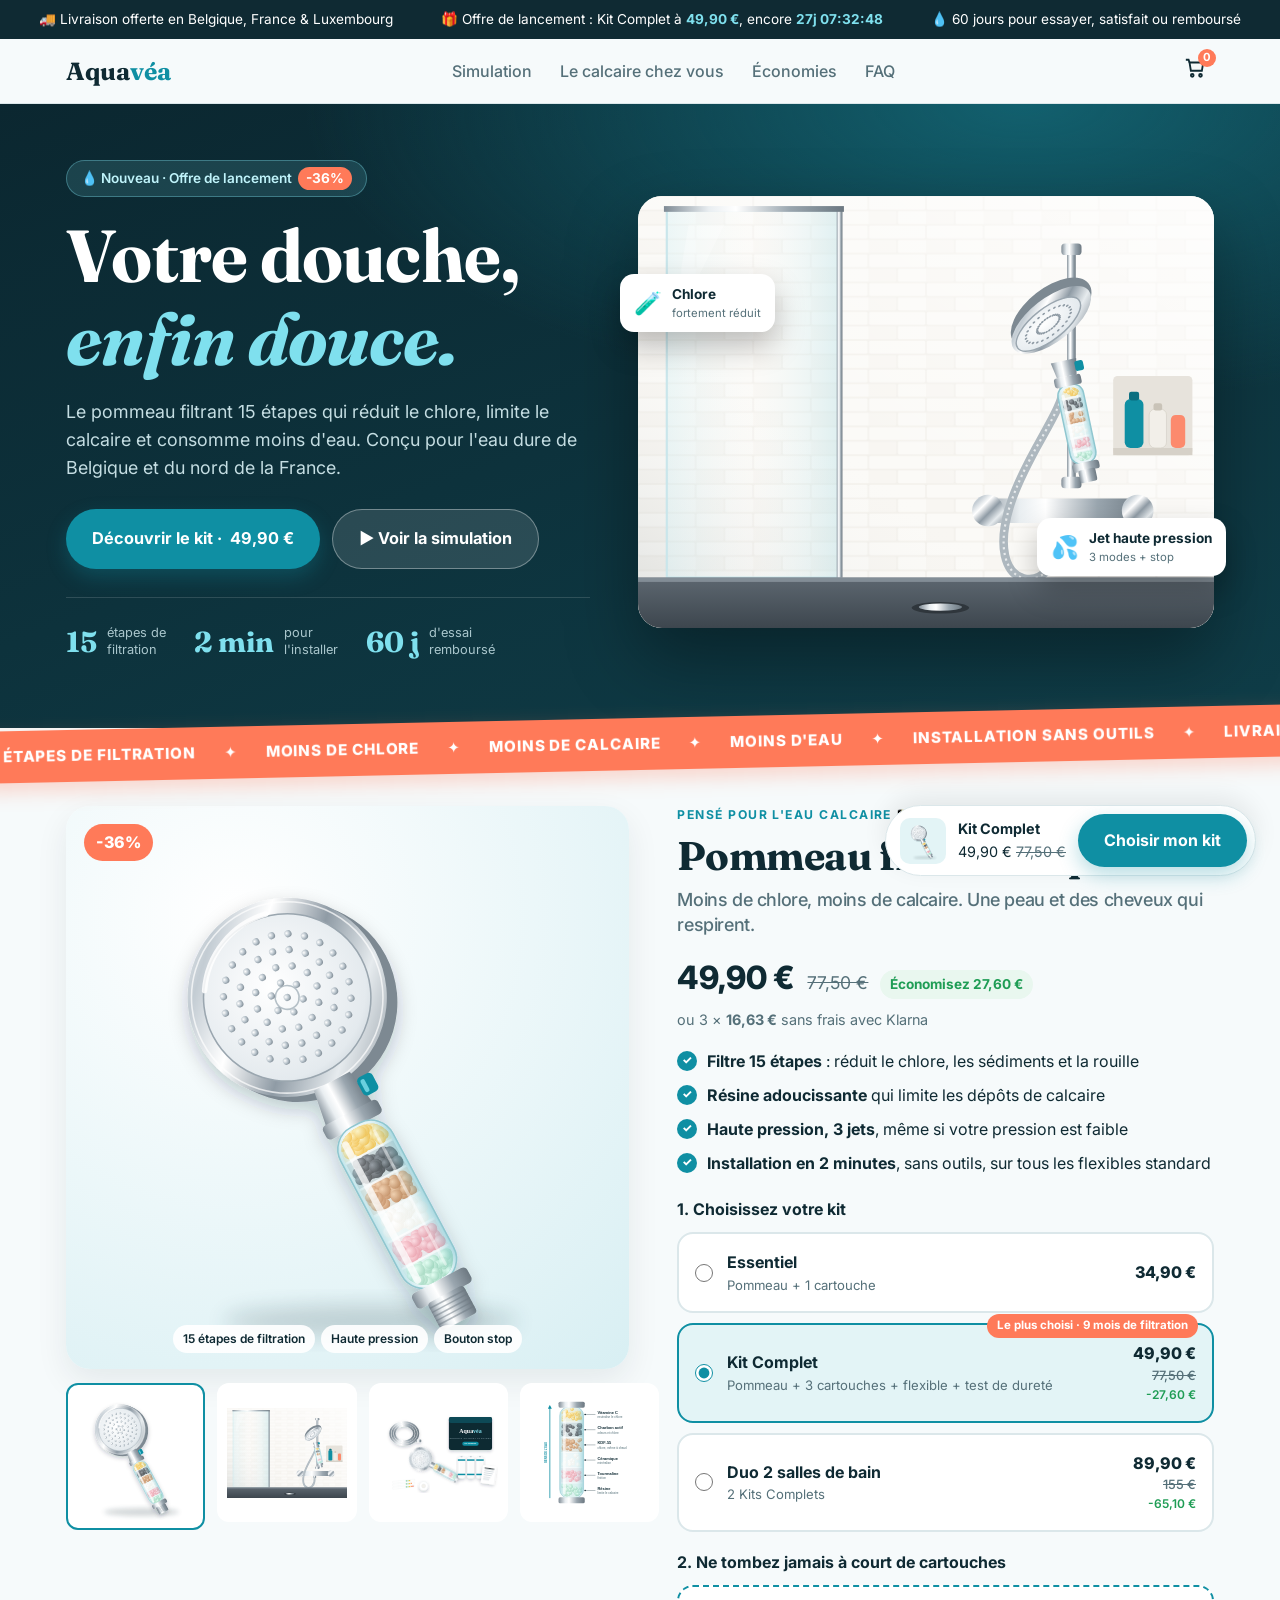
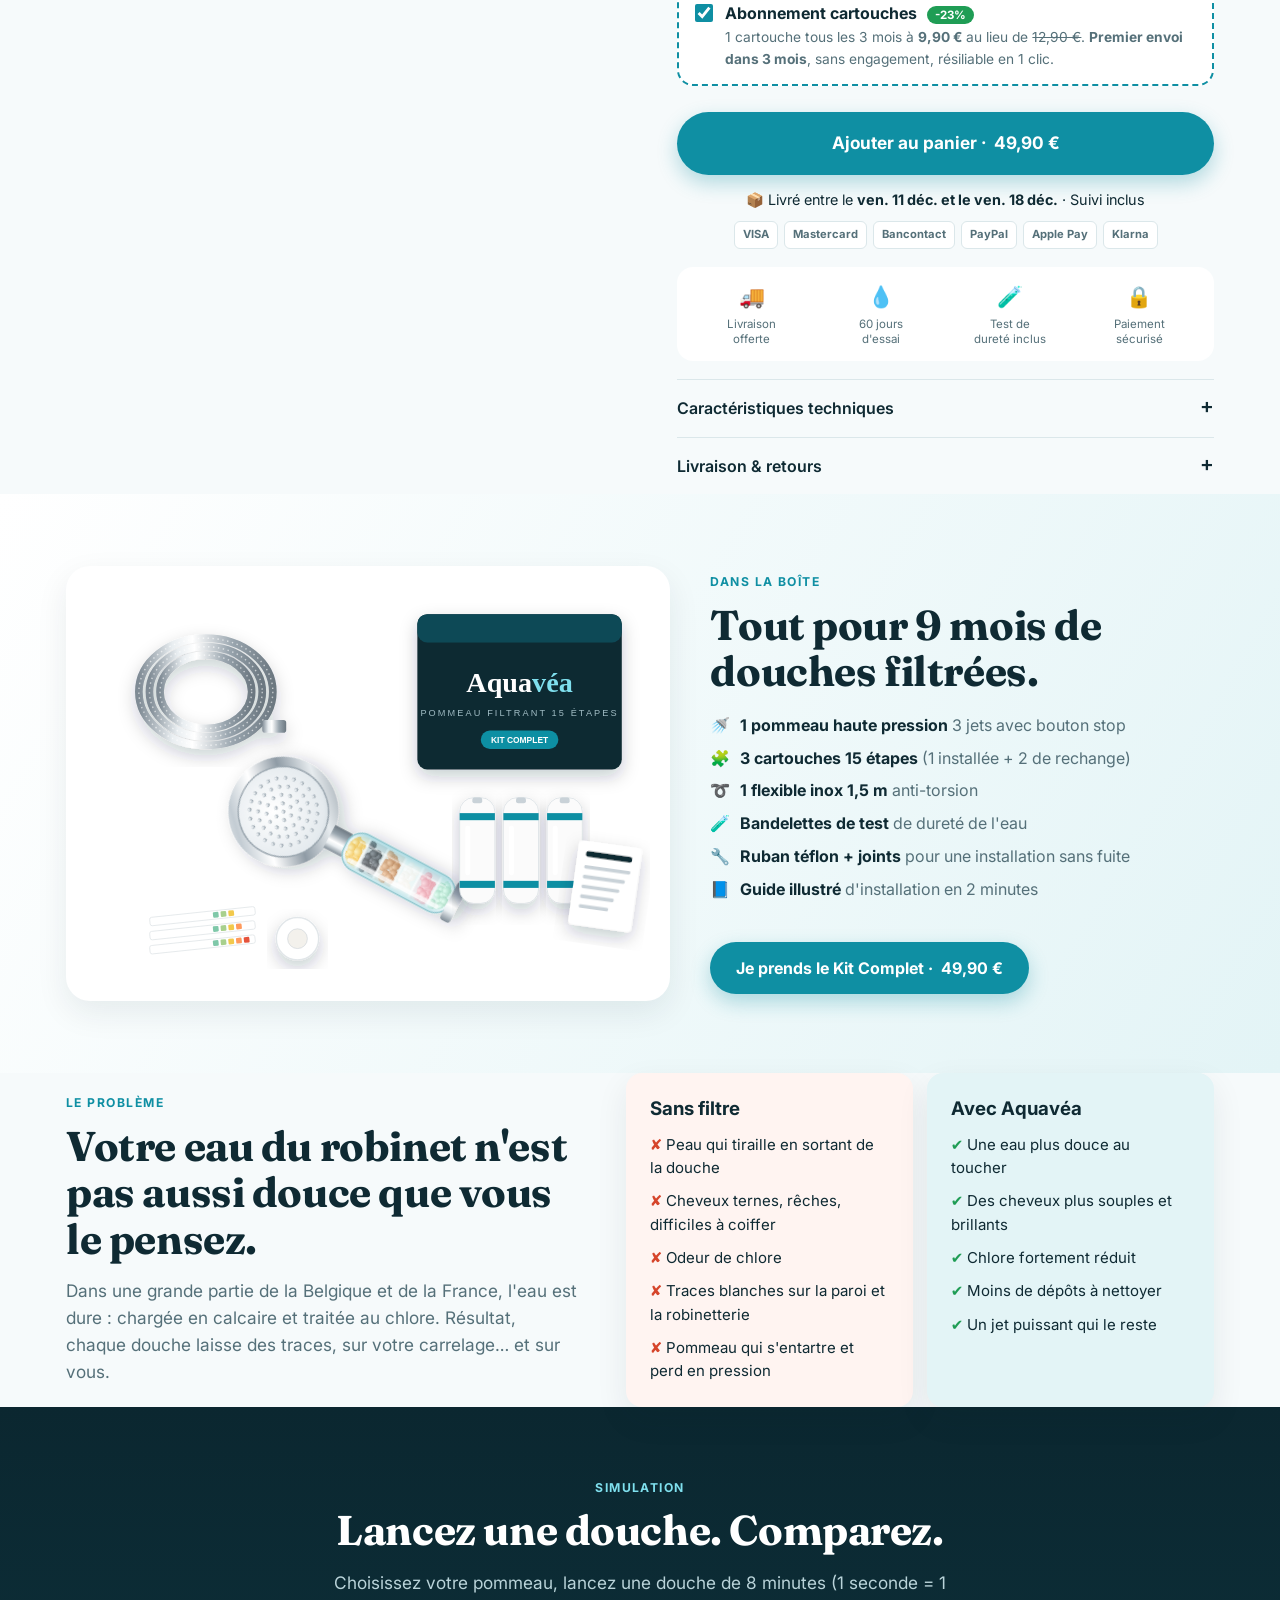
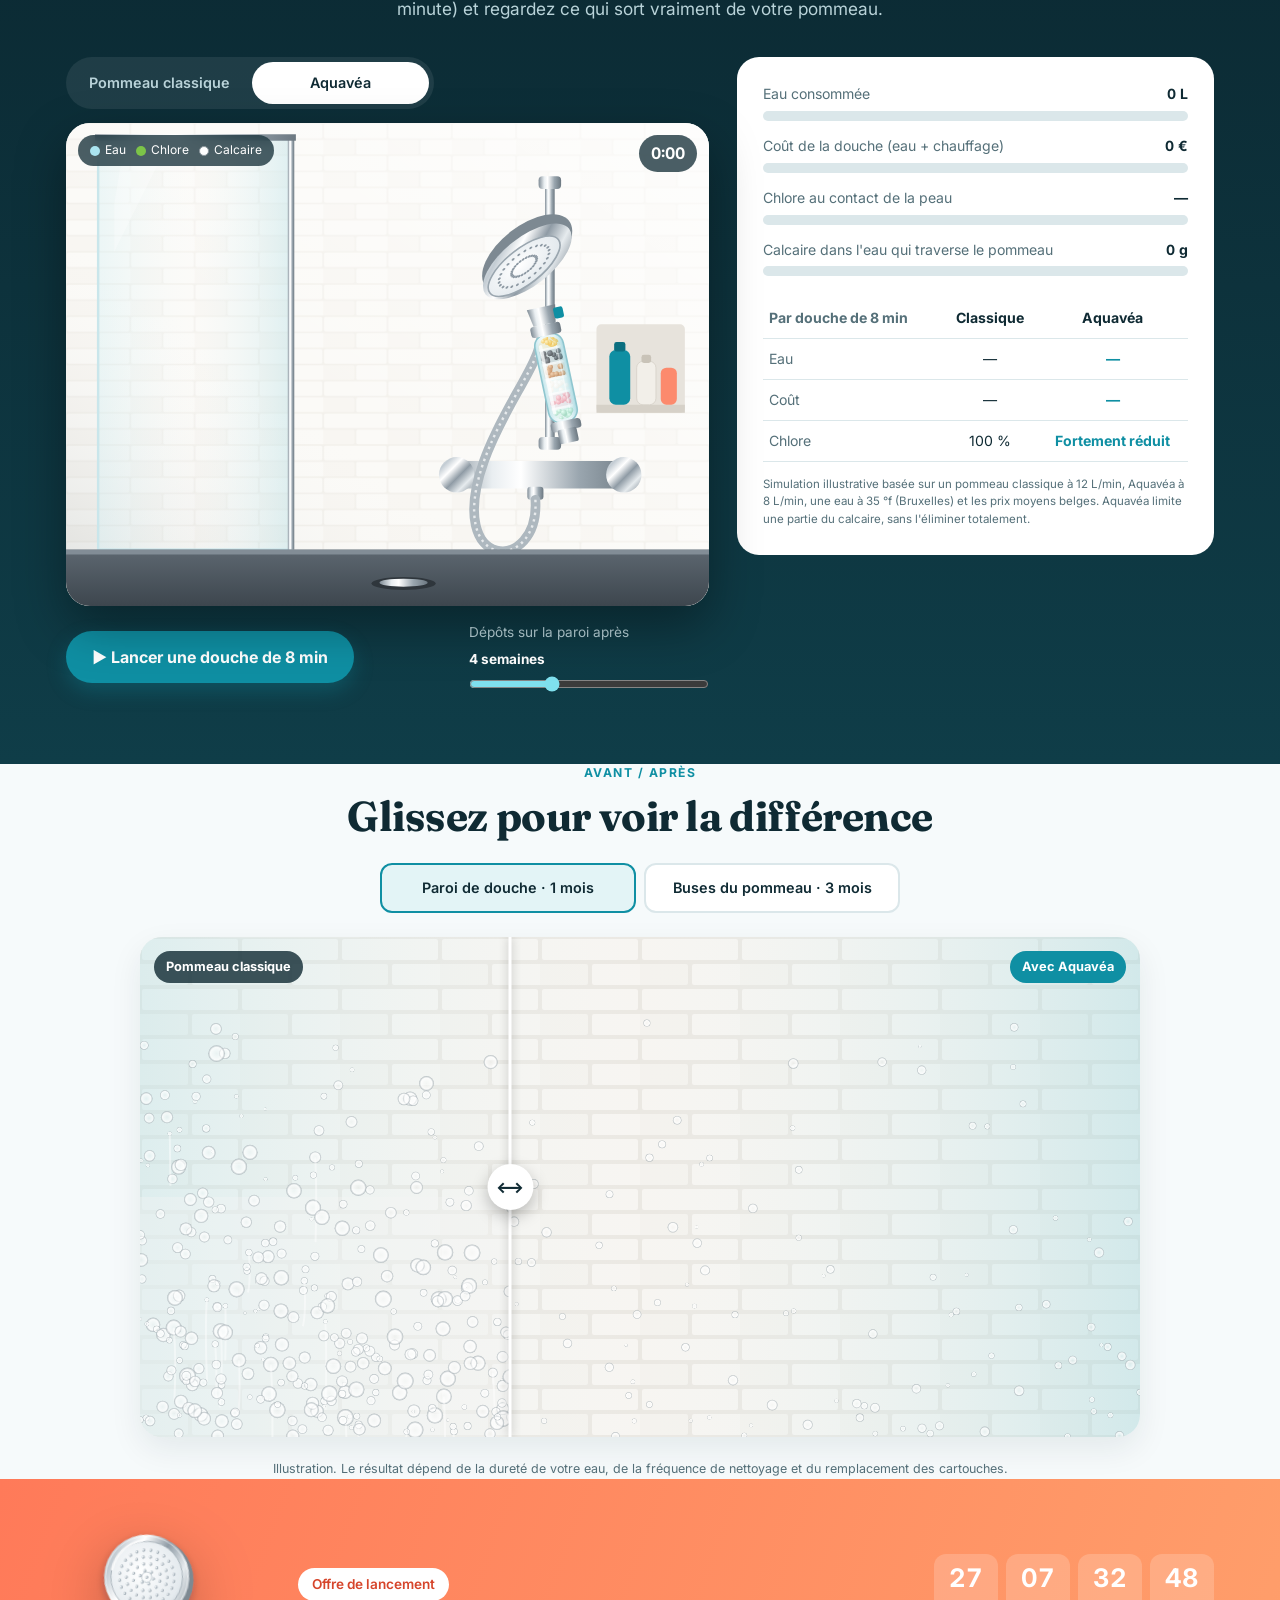
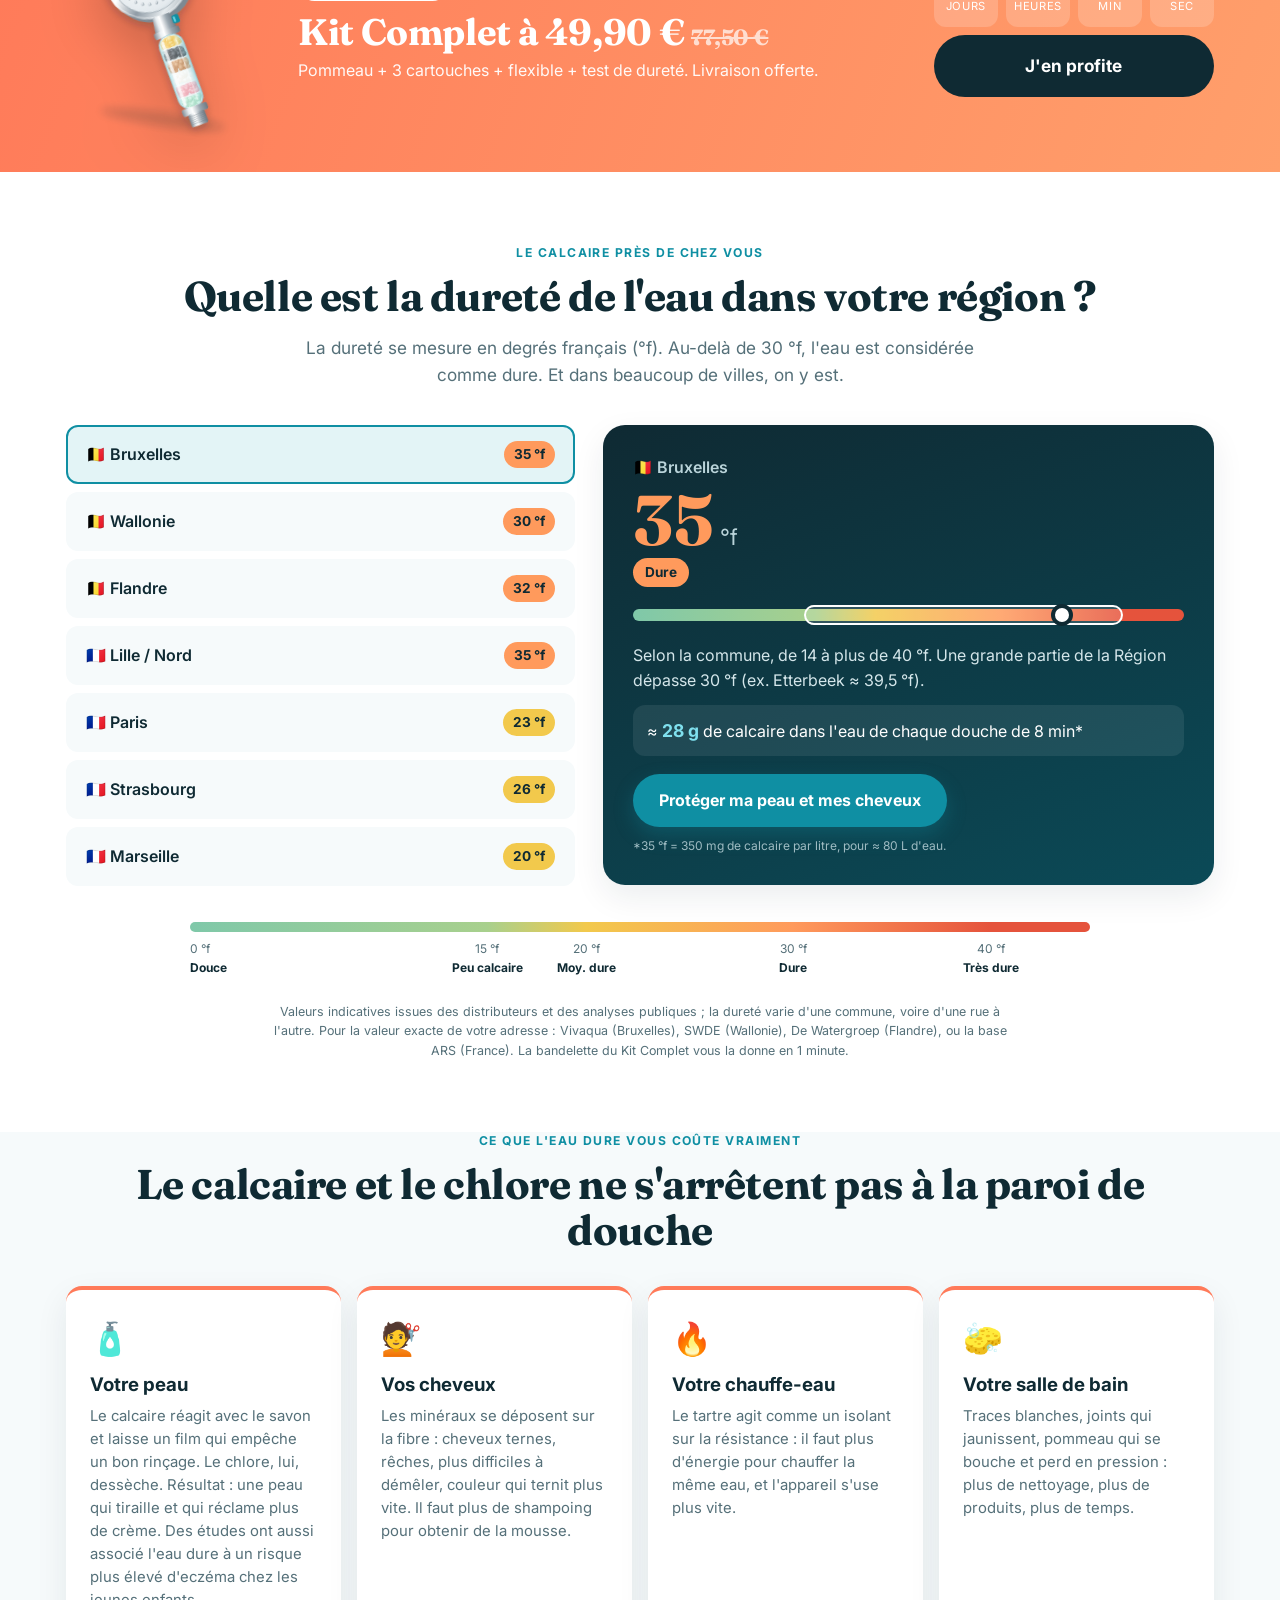
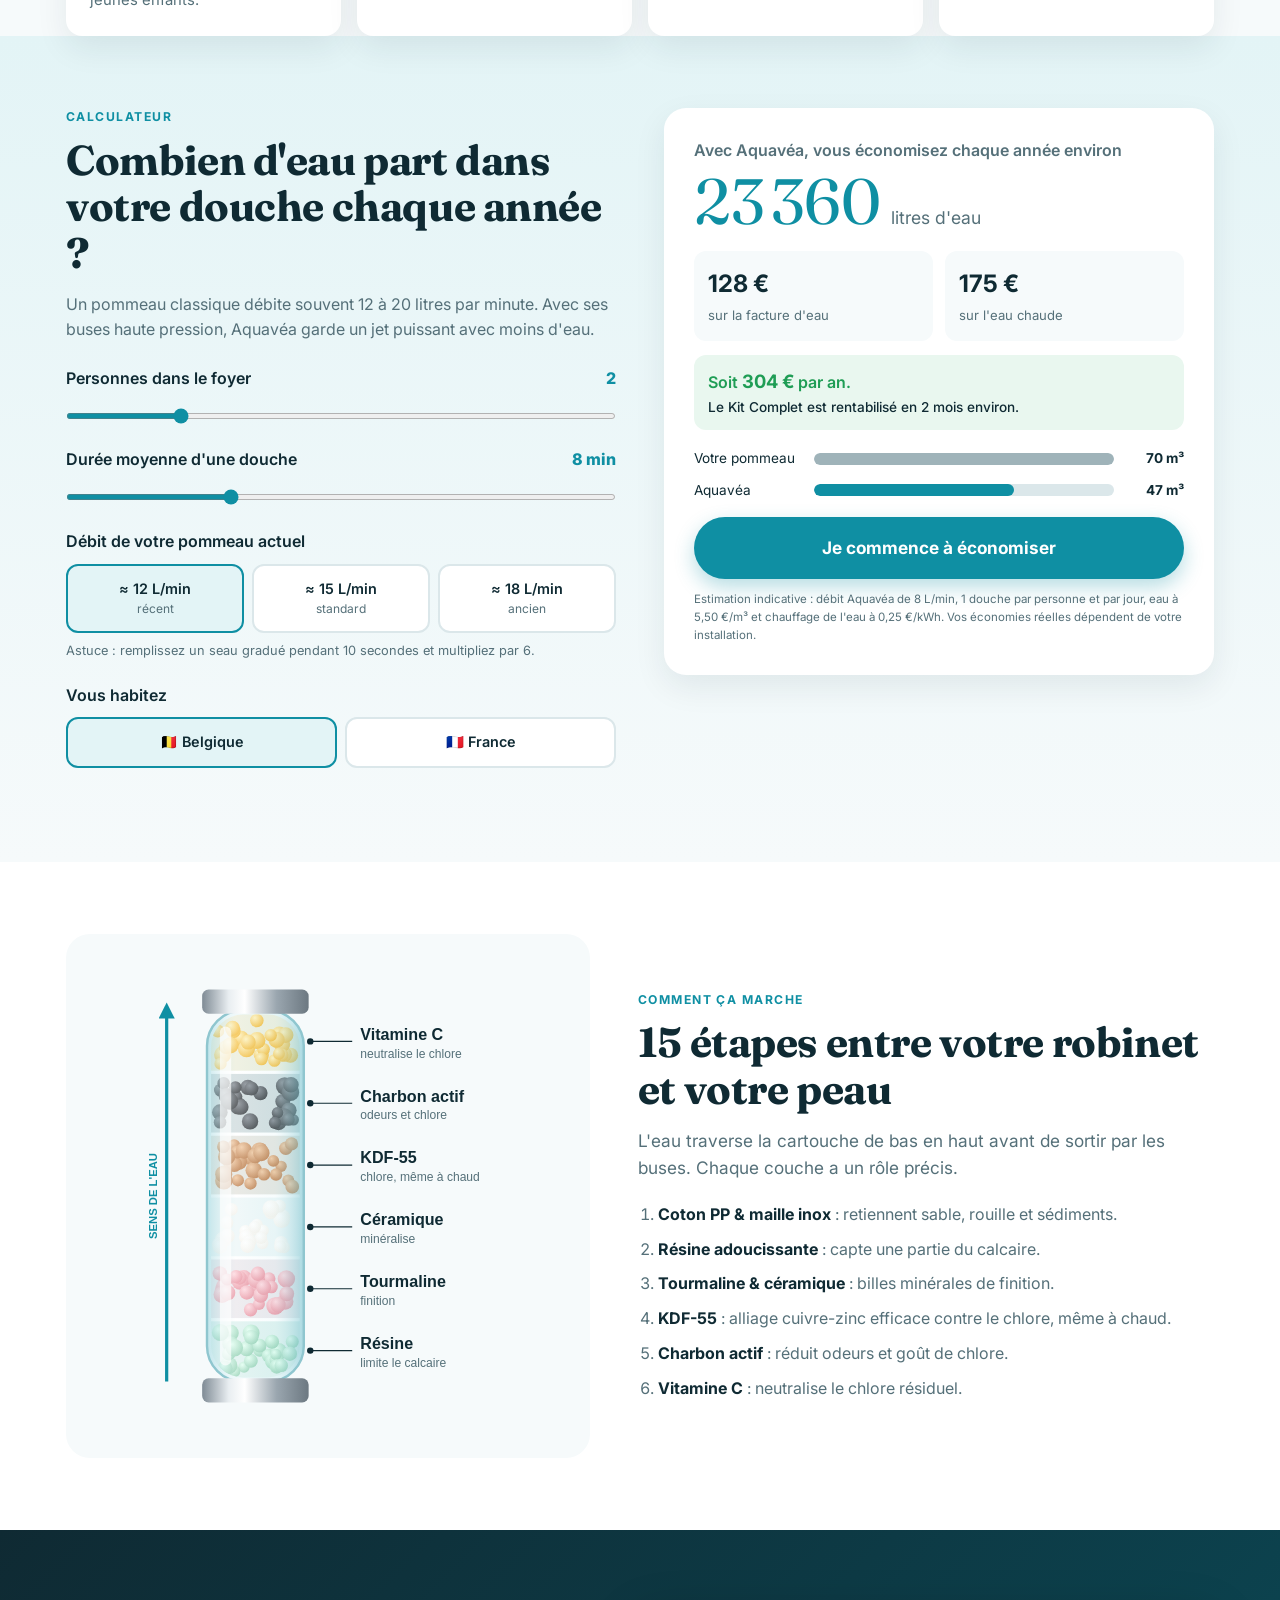
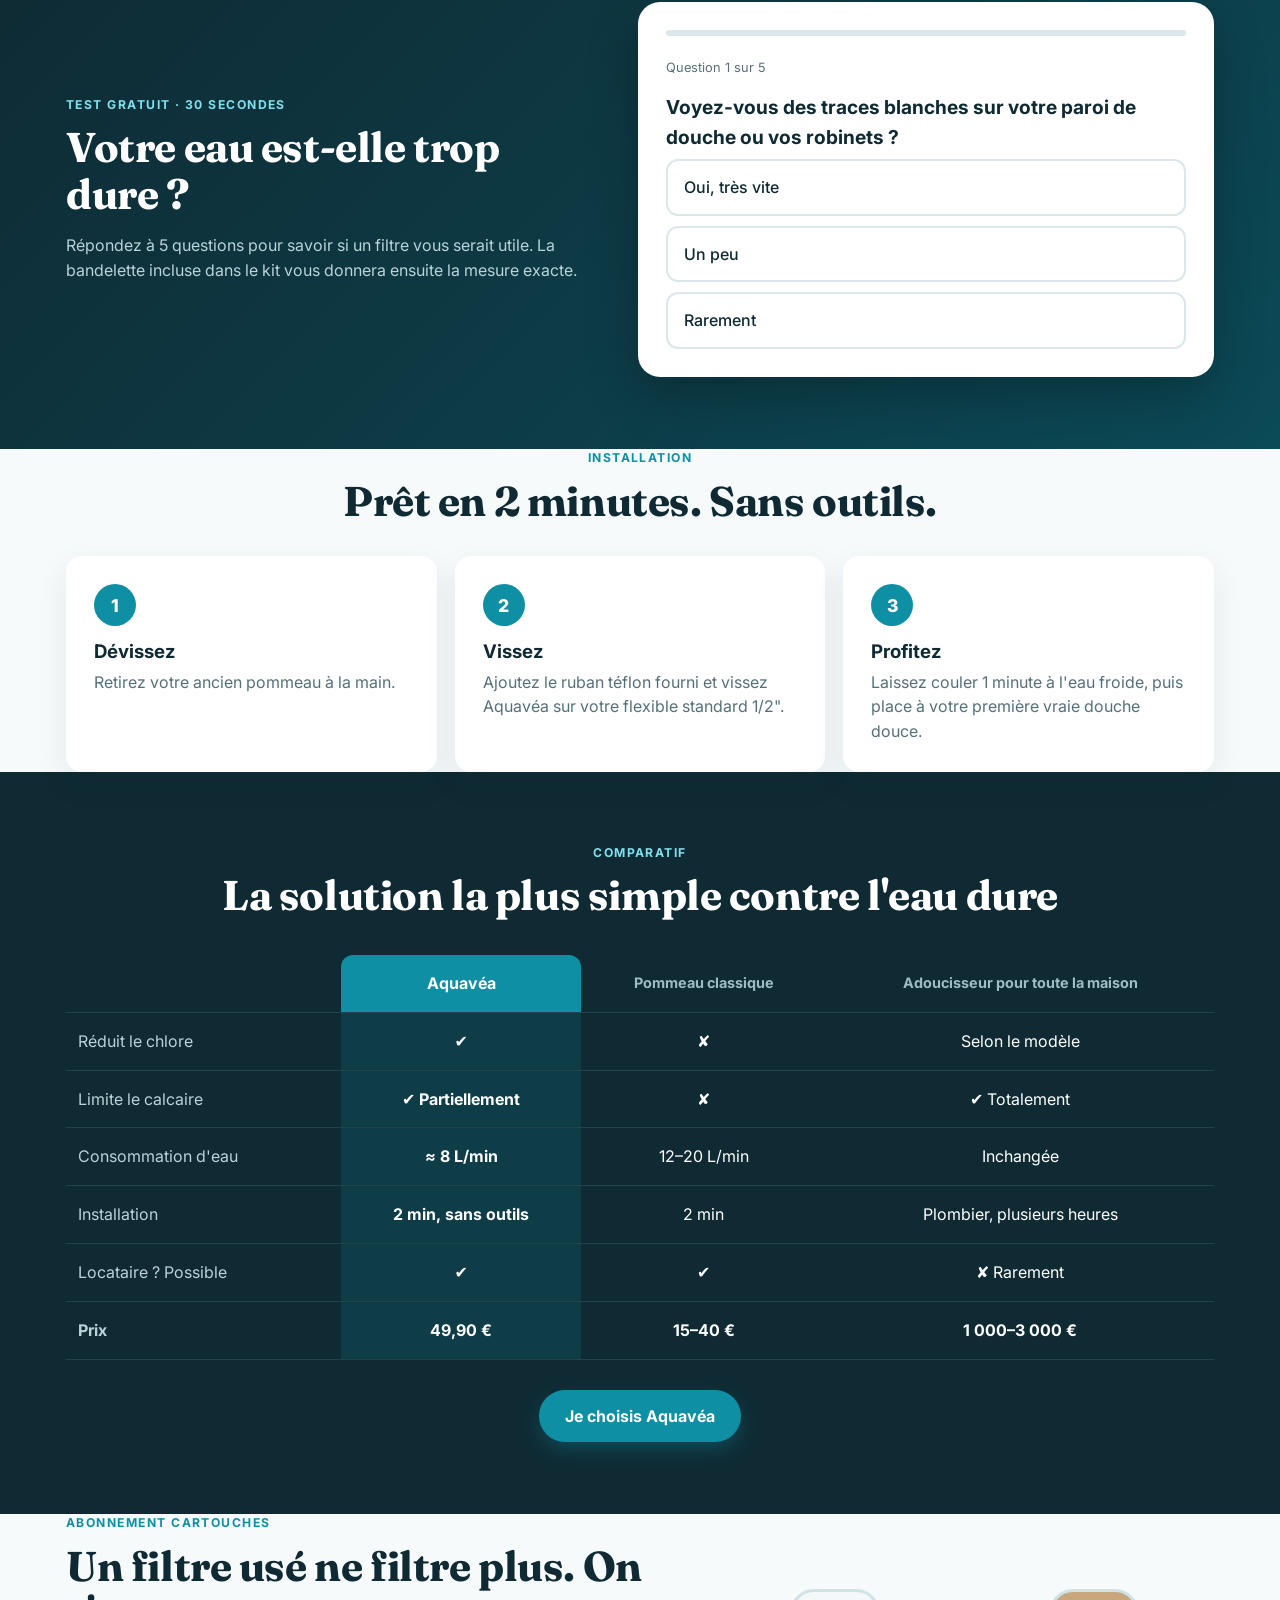
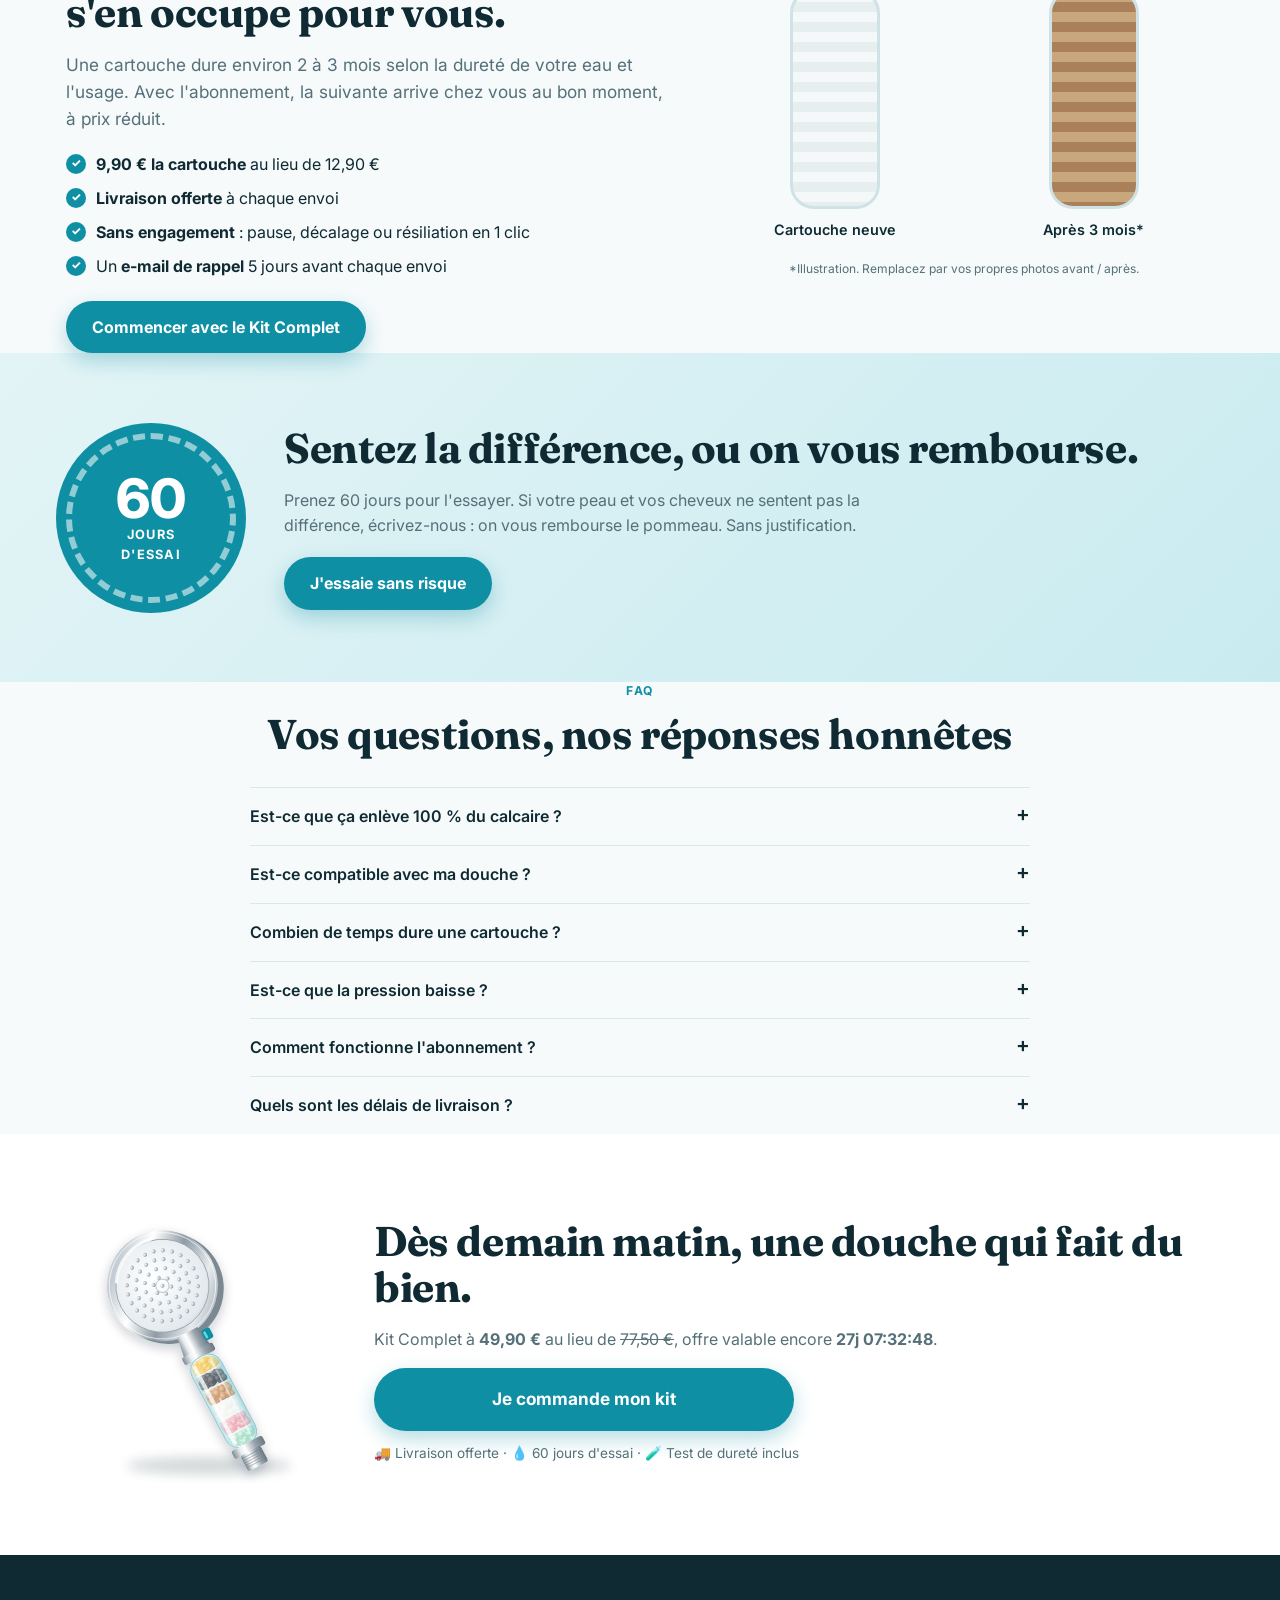
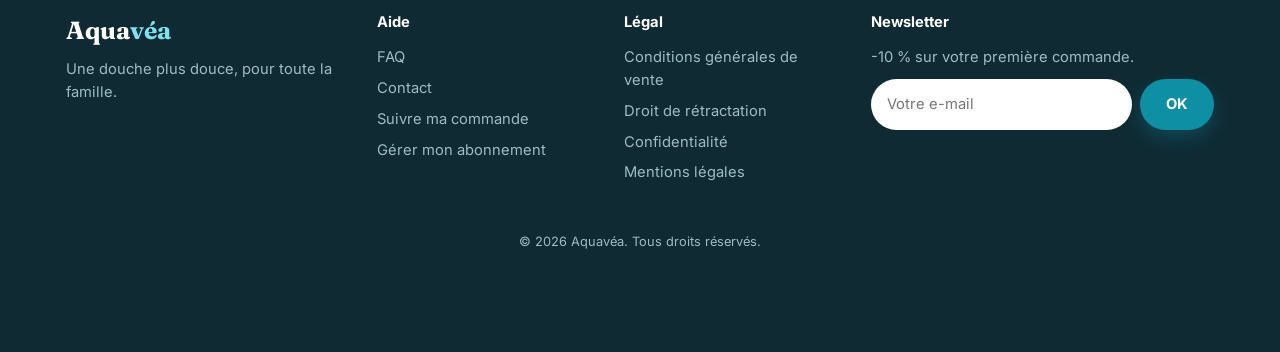
<file: index.html>
<!doctype html>
<html lang="fr">
<head>
  <meta charset="utf-8">
  <meta name="viewport" content="width=device-width, initial-scale=1">
  <title>Aquavéa — Pommeau de douche filtrant</title>
  <meta name="description" content="Aquavéa : le pommeau de douche filtrant 15 étapes pensé pour l'eau calcaire belge et française. Moins de chlore, moins de calcaire, moins d'eau. Test de dureté inclus, 60 jours d'essai.">
  <meta property="og:title" content="Aquavéa — Votre douche, enfin douce">
  <meta property="og:description" content="Pommeau filtrant 15 étapes + cartouches + test de dureté. Livraison offerte, 60 jours d'essai.">
  <meta property="og:image" content="assets/pommeau.svg">
  <link rel="icon" href="assets/pommeau.svg">
  <link rel="preconnect" href="https://fonts.googleapis.com">
  <link rel="preconnect" href="https://fonts.gstatic.com" crossorigin>
  <link href="https://fonts.googleapis.com/css2?family=Inter:wght@400;500;600;700;800&family=Fraunces:opsz,wght@9..144,600;9..144,700&display=swap" rel="stylesheet">
  <link rel="stylesheet" href="styles.css">
</head>
<body>

  <div class="announce">
    <div class="announce__track">
      <span>🚚 Livraison offerte en Belgique, France &amp; Luxembourg</span>
      <span>🎁 Offre de lancement : Kit Complet à <strong data-offer-price="complet">--</strong>, encore <strong data-countdown>--</strong></span>
      <span>💧 60 jours pour essayer, satisfait ou remboursé</span>
    </div>
  </div>

  <header class="header">
    <div class="container header__inner">
      <a href="#" class="logo">Aqua<span>véa</span></a>
      <nav class="nav">
        <a href="#simulation">Simulation</a>
        <a href="#calcaire">Le calcaire chez vous</a>
        <a href="#economies">Économies</a>
        <a href="#faq">FAQ</a>
      </nav>
      <button class="cart-btn" data-open-cart aria-label="Ouvrir le panier">
        <svg width="22" height="22" viewBox="0 0 24 24" fill="none" stroke="currentColor" stroke-width="2"><path d="M6 6h15l-1.5 9h-12z"/><path d="M6 6 5 3H2"/><circle cx="9" cy="20" r="1.5"/><circle cx="18" cy="20" r="1.5"/></svg>
        <span class="cart-count" data-cart-count>0</span>
      </button>
    </div>
  </header>

  <main>
    <!-- ===================== BANDEAU D'ACCUEIL ===================== -->
    <section class="hero">
      <div class="container hero__inner">
        <div class="hero__text">
          <span class="pill">💧 Nouveau · Offre de lancement <b data-offer-badge>-36%</b></span>
          <h1>Votre douche,<br><em>enfin douce.</em></h1>
          <p>Le pommeau filtrant 15 étapes qui réduit le chlore, limite le calcaire et consomme moins d'eau. Conçu pour l'eau dure de Belgique et du nord de la France.</p>
          <div class="hero__cta">
            <a href="#acheter" class="btn btn--primary btn--lg">Découvrir le kit · <span data-offer-price="complet">--</span></a>
            <a href="#simulation" class="btn btn--light btn--lg">▶ Voir la simulation</a>
          </div>
          <ul class="hero__proof">
            <li><b>15</b><span>étapes de<br>filtration</span></li>
            <li><b>2 min</b><span>pour<br>l'installer</span></li>
            <li><b>60 j</b><span>d'essai<br>remboursé</span></li>
          </ul>
        </div>
        <div class="hero__visual">
          <div class="scene" data-scene="hero">
            <img src="assets/douche.svg" alt="Pommeau Aquavéa installé dans une douche">
            <canvas></canvas>
          </div>
          <div class="float float--a"><span>🧪</span><div><b>Chlore</b><small>fortement réduit</small></div></div>
          <div class="float float--b"><span>💦</span><div><b>Jet haute pression</b><small>3 modes + stop</small></div></div>
        </div>
      </div>
    </section>

    <!-- ===================== BANDEROLE DÉFILANTE ===================== -->
    <div class="ribbon" aria-hidden="true">
      <div class="ribbon__track">
        <span>15 étapes de filtration</span><span>✦</span><span>Moins de chlore</span><span>✦</span><span>Moins de calcaire</span><span>✦</span><span>Moins d'eau</span><span>✦</span><span>Installation sans outils</span><span>✦</span><span>Livraison offerte</span><span>✦</span>
        <span>15 étapes de filtration</span><span>✦</span><span>Moins de chlore</span><span>✦</span><span>Moins de calcaire</span><span>✦</span><span>Moins d'eau</span><span>✦</span><span>Installation sans outils</span><span>✦</span><span>Livraison offerte</span><span>✦</span>
      </div>
    </div>

    <!-- ===================== PRODUIT ===================== -->
    <section class="product container" id="acheter">
      <div class="gallery">
        <div class="gallery__main">
          <span class="badge" data-badge>-36%</span>
          <img src="assets/pommeau.svg" alt="Pommeau de douche filtrant Aquavéa" data-main-img>
          <div class="gallery__chips" data-gallery-caption>
            <span>15 étapes de filtration</span><span>Haute pression</span><span>Bouton stop</span>
          </div>
        </div>
        <div class="gallery__thumbs">
          <!-- Remplacez par vos vraies photos (assets/photo-1.jpg…) dès réception des échantillons -->
          <button class="thumb is-active" data-thumb="assets/pommeau.svg" data-caption="15 étapes de filtration|Haute pression|Bouton stop"><img src="assets/pommeau.svg" alt="Produit"></button>
          <button class="thumb" data-thumb="assets/douche.svg" data-caption="S'installe sur tous les flexibles 1/2&quot;" data-cover><img src="assets/douche.svg" alt="Installé"></button>
          <button class="thumb" data-thumb="assets/kit.svg" data-caption="Tout est dans la boîte"><img src="assets/kit.svg" alt="Kit"></button>
          <button class="thumb" data-thumb="assets/coupe.svg" data-caption="Vue en coupe de la cartouche"><img src="assets/coupe.svg" alt="Coupe"></button>
        </div>
      </div>

      <div class="buybox">
        <a href="#avis" class="rating" data-rating-link hidden>
          <span class="stars">★★★★★</span>
          <span><strong data-rating></strong>/5 · <span data-review-count></span> avis</span>
        </a>
        <p class="eyebrow">Pensé pour l'eau calcaire 🇧🇪 🇫🇷</p>
        <h2 class="buybox__title">Pommeau filtrant Aquavéa<span>Moins de chlore, moins de calcaire. Une peau et des cheveux qui respirent.</span></h2>

        <div class="price">
          <span class="price__now" data-price>--</span>
          <span class="price__old" data-compare>--</span>
          <span class="price__save" data-save>--</span>
        </div>
        <p class="klarna">ou 3 × <strong data-installment>--</strong> sans frais avec Klarna</p>

        <ul class="bullets">
          <li><b>Filtre 15 étapes</b> : réduit le chlore, les sédiments et la rouille</li>
          <li><b>Résine adoucissante</b> qui limite les dépôts de calcaire</li>
          <li><b>Haute pression, 3 jets</b>, même si votre pression est faible</li>
          <li><b>Installation en 2 minutes</b>, sans outils, sur tous les flexibles standard</li>
        </ul>

        <div class="option">
          <div class="option__label">1. Choisissez votre kit</div>
          <div class="bundles" data-bundles></div>
        </div>

        <div class="option">
          <div class="option__label">2. Ne tombez jamais à court de cartouches</div>
          <label class="sub">
            <input type="checkbox" data-sub-toggle checked>
            <span class="sub__body">
              <span class="sub__title">Abonnement cartouches <em data-sub-saving>-23%</em></span>
              <span class="sub__text">1 cartouche tous les 3 mois à <b data-sub-price>--</b> au lieu de <s data-cartridge-price>--</s>. <b>Premier envoi dans 3 mois</b>, sans engagement, résiliable en 1 clic.</span>
            </span>
          </label>
        </div>

        <button class="btn btn--primary btn--xl" data-add-to-cart>Ajouter au panier · <span data-cta-price>--</span></button>
        <p class="delivery">📦 Livré entre le <strong data-eta>--</strong> · Suivi inclus</p>

        <div class="pay-icons" aria-label="Moyens de paiement">
          <span>VISA</span><span>Mastercard</span><span>Bancontact</span><span>PayPal</span><span>Apple Pay</span><span>Klarna</span>
        </div>

        <div class="mini-trust">
          <div>🚚<span>Livraison<br>offerte</span></div>
          <div>💧<span>60 jours<br>d'essai</span></div>
          <div>🧪<span>Test de<br>dureté inclus</span></div>
          <div>🔒<span>Paiement<br>sécurisé</span></div>
        </div>

        <details class="acc">
          <summary>Caractéristiques techniques</summary>
          <table class="specs" data-specs></table>
        </details>
        <details class="acc">
          <summary>Livraison &amp; retours</summary>
          <p>Livraison suivie offerte. Vous avez 60 jours après réception pour l'essayer : si vous ne sentez pas la différence, renvoyez-le et on vous rembourse le pommeau.</p>
        </details>
      </div>
    </section>

    <!-- ===================== BANDEROLE KIT ===================== -->
    <section class="kitband">
      <div class="container kitband__inner">
        <div class="kitband__img"><img src="assets/kit.svg" alt="Contenu du Kit Complet Aquavéa"></div>
        <div class="kitband__text">
          <p class="eyebrow">Dans la boîte</p>
          <h2>Tout pour 9 mois de douches filtrées.</h2>
          <ul class="kit-list" data-kit-list></ul>
          <a href="#acheter" class="btn btn--primary">Je prends le Kit Complet · <span data-offer-price="complet">--</span></a>
        </div>
      </div>
    </section>

    <!-- ===================== PROBLÈME ===================== -->
    <section class="pain container">
      <div>
        <p class="eyebrow">Le problème</p>
        <h2>Votre eau du robinet n'est pas aussi douce que vous le pensez.</h2>
        <p class="lead">Dans une grande partie de la Belgique et de la France, l'eau est dure : chargée en calcaire et traitée au chlore. Résultat, chaque douche laisse des traces, sur votre carrelage… et sur vous.</p>
      </div>
      <div class="vs">
        <div class="vs__col vs__col--bad">
          <h3>Sans filtre</h3>
          <ul>
            <li>Peau qui tiraille en sortant de la douche</li>
            <li>Cheveux ternes, rêches, difficiles à coiffer</li>
            <li>Odeur de chlore</li>
            <li>Traces blanches sur la paroi et la robinetterie</li>
            <li>Pommeau qui s'entartre et perd en pression</li>
          </ul>
        </div>
        <div class="vs__col vs__col--good">
          <h3>Avec Aquavéa</h3>
          <ul>
            <li>Une eau plus douce au toucher</li>
            <li>Des cheveux plus souples et brillants</li>
            <li>Chlore fortement réduit</li>
            <li>Moins de dépôts à nettoyer</li>
            <li>Un jet puissant qui le reste</li>
          </ul>
        </div>
      </div>
    </section>

    <!-- ===================== SIMULATEUR DE DOUCHE ===================== -->
    <section class="sim" id="simulation">
      <div class="container">
        <p class="eyebrow center">Simulation</p>
        <h2 class="center">Lancez une douche. Comparez.</h2>
        <p class="lead center sim__lead">Choisissez votre pommeau, lancez une douche de 8 minutes (1 seconde = 1 minute) et regardez ce qui sort vraiment de votre pommeau.</p>

        <div class="sim__grid">
          <div class="sim__stage">
            <div class="seg seg--dark sim__mode" data-sim-mode>
              <button data-mode="classic">Pommeau classique</button>
              <button data-mode="aquavea" class="is-active">Aquavéa</button>
            </div>
            <div class="scene scene--sim" data-scene="sim">
              <img src="assets/douche.svg" alt="Simulation de douche">
              <canvas></canvas>
              <div class="scene__legend">
                <span><i class="lg lg--water"></i>Eau</span>
                <span><i class="lg lg--chlore"></i>Chlore</span>
                <span><i class="lg lg--calc"></i>Calcaire</span>
              </div>
              <div class="scene__timer" data-sim-clock>0:00</div>
            </div>
            <div class="sim__controls">
              <button class="btn btn--primary" data-sim-run>▶ Lancer une douche de 8 min</button>
              <label class="sim__weeks">Dépôts sur la paroi après <output data-sim-weeks-out>4 semaines</output>
                <input type="range" min="0" max="12" value="4" data-sim-weeks>
              </label>
            </div>
          </div>

          <div class="sim__panel">
            <div class="meter-row"><span>Eau consommée</span><b data-sim="liters">0 L</b></div>
            <div class="gauge"><i data-simbar="liters"></i></div>
            <div class="meter-row"><span>Coût de la douche (eau + chauffage)</span><b data-sim="cost">0,00 €</b></div>
            <div class="gauge"><i data-simbar="cost"></i></div>
            <div class="meter-row"><span>Chlore au contact de la peau</span><b data-sim="chlore">—</b></div>
            <div class="gauge gauge--warn"><i data-simbar="chlore"></i></div>
            <div class="meter-row"><span>Calcaire dans l'eau qui traverse le pommeau</span><b data-sim="calc">0 g</b></div>
            <div class="gauge gauge--calc"><i data-simbar="calc"></i></div>

            <table class="sim__table">
              <thead><tr><th>Par douche de 8 min</th><th>Classique</th><th>Aquavéa</th></tr></thead>
              <tbody>
                <tr><td>Eau</td><td data-cmp="classic-l">—</td><td data-cmp="aquavea-l">—</td></tr>
                <tr><td>Coût</td><td data-cmp="classic-c">—</td><td data-cmp="aquavea-c">—</td></tr>
                <tr><td>Chlore</td><td>100 %</td><td>Fortement réduit</td></tr>
              </tbody>
            </table>
            <p class="sim__note">Simulation illustrative basée sur un pommeau classique à <span data-sim-flow-classic>12</span> L/min, Aquavéa à <span data-sim-flow-us>8</span> L/min, une eau à 35 °f (Bruxelles) et les prix moyens belges. Aquavéa limite une partie du calcaire, sans l'éliminer totalement.</p>
          </div>
        </div>
      </div>
    </section>

    <!-- ===================== AVANT / APRÈS ===================== -->
    <section class="ba container">
      <p class="eyebrow center">Avant / Après</p>
      <h2 class="center">Glissez pour voir la différence</h2>
      <div class="seg ba__tabs" data-ba-tabs>
        <button data-ba="glass" class="is-active">Paroi de douche · 1 mois</button>
        <button data-ba="nozzles">Buses du pommeau · 3 mois</button>
      </div>
      <div class="ba__frame" data-ba-frame>
        <div class="ba__layer" data-ba-after></div>
        <div class="ba__layer ba__layer--before" data-ba-before></div>
        <span class="ba__tag ba__tag--l">Pommeau classique</span>
        <span class="ba__tag ba__tag--r">Avec Aquavéa</span>
        <div class="ba__handle" data-ba-handle><span>⟷</span></div>
        <input type="range" min="0" max="100" value="50" class="ba__range" data-ba-range aria-label="Comparer avant et après">
      </div>
      <p class="sources">Illustration. Le résultat dépend de la dureté de votre eau, de la fréquence de nettoyage et du remplacement des cartouches.</p>
    </section>

    <!-- ===================== BANDEROLE PROMO ===================== -->
    <section class="promo">
      <div class="container promo__inner">
        <img src="assets/pommeau.svg" alt="" class="promo__img">
        <div class="promo__text">
          <span class="pill pill--warm">Offre de lancement</span>
          <h2>Kit Complet à <span data-offer-price="complet">--</span> <s data-offer-value="complet">--</s></h2>
          <p>Pommeau + 3 cartouches + flexible + test de dureté. Livraison offerte.</p>
        </div>
        <div class="promo__cd">
          <div class="cd" data-cd>
            <div><b data-cd-d>00</b><span>jours</span></div>
            <div><b data-cd-h>00</b><span>heures</span></div>
            <div><b data-cd-m>00</b><span>min</span></div>
            <div><b data-cd-s>00</b><span>sec</span></div>
          </div>
          <a href="#acheter" class="btn btn--primary btn--xl">J'en profite</a>
        </div>
      </div>
    </section>

    <!-- ===================== CALCAIRE PAR RÉGION ===================== -->
    <section class="hardness" id="calcaire">
      <div class="container">
        <p class="eyebrow center">Le calcaire près de chez vous</p>
        <h2 class="center">Quelle est la dureté de l'eau dans votre région ?</h2>
        <p class="lead center hardness__lead">La dureté se mesure en degrés français (°f). Au-delà de 30 °f, l'eau est considérée comme dure. Et dans beaucoup de villes, on y est.</p>
        <div class="hardness__wrap">
          <div class="hardness__list" role="tablist" data-regions></div>
          <div class="hardness__card" data-region-card></div>
        </div>
        <div class="scale">
          <div class="scale__bar"></div>
          <div class="scale__labels"><span style="left:0%">0 °f<br><b>Douce</b></span><span style="left:33%">15 °f<br><b>Peu calcaire</b></span><span style="left:44%">20 °f<br><b>Moy. dure</b></span><span style="left:67%">30 °f<br><b>Dure</b></span><span style="left:89%">40 °f<br><b>Très dure</b></span></div>
        </div>
        <p class="sources">Valeurs indicatives issues des distributeurs et des analyses publiques ; la dureté varie d'une commune, voire d'une rue à l'autre. Pour la valeur exacte de votre adresse : Vivaqua (Bruxelles), SWDE (Wallonie), De Watergroep (Flandre), ou la base ARS (France). La bandelette du Kit Complet vous la donne en 1 minute.</p>
      </div>
    </section>

    <!-- ===================== MÉFAITS ===================== -->
    <section class="harm container" id="mefaits">
      <p class="eyebrow center">Ce que l'eau dure vous coûte vraiment</p>
      <h2 class="center">Le calcaire et le chlore ne s'arrêtent pas à la paroi de douche</h2>
      <div class="harm__grid">
        <article class="harm__card"><span class="harm__icon">🧴</span><h3>Votre peau</h3><p>Le calcaire réagit avec le savon et laisse un film qui empêche un bon rinçage. Le chlore, lui, dessèche. Résultat : une peau qui tiraille et qui réclame plus de crème. Des études ont aussi associé l'eau dure à un risque plus élevé d'eczéma chez les jeunes enfants.</p></article>
        <article class="harm__card"><span class="harm__icon">💇</span><h3>Vos cheveux</h3><p>Les minéraux se déposent sur la fibre : cheveux ternes, rêches, plus difficiles à démêler, couleur qui ternit plus vite. Il faut plus de shampoing pour obtenir de la mousse.</p></article>
        <article class="harm__card"><span class="harm__icon">🔥</span><h3>Votre chauffe-eau</h3><p>Le tartre agit comme un isolant sur la résistance : il faut plus d'énergie pour chauffer la même eau, et l'appareil s'use plus vite.</p></article>
        <article class="harm__card"><span class="harm__icon">🧽</span><h3>Votre salle de bain</h3><p>Traces blanches, joints qui jaunissent, pommeau qui se bouche et perd en pression : plus de nettoyage, plus de produits, plus de temps.</p></article>
      </div>
    </section>

    <!-- ===================== CALCULATEUR ===================== -->
    <section class="calc" id="economies">
      <div class="container calc__inner">
        <div>
          <p class="eyebrow">Calculateur</p>
          <h2>Combien d'eau part dans votre douche chaque année ?</h2>
          <p class="calc__intro">Un pommeau classique débite souvent 12 à 20 litres par minute. Avec ses buses haute pression, Aquavéa garde un jet puissant avec moins d'eau.</p>
          <div class="field">
            <label for="c-people">Personnes dans le foyer <output data-out="people">2</output></label>
            <input type="range" id="c-people" min="1" max="6" value="2" data-calc="people">
          </div>
          <div class="field">
            <label for="c-min">Durée moyenne d'une douche <output data-out="min">8 min</output></label>
            <input type="range" id="c-min" min="3" max="20" value="8" data-calc="min">
          </div>
          <div class="field">
            <label>Débit de votre pommeau actuel</label>
            <div class="seg" data-calc-flow>
              <button data-flow="12" class="is-active">≈ 12 L/min<small>récent</small></button>
              <button data-flow="15">≈ 15 L/min<small>standard</small></button>
              <button data-flow="18">≈ 18 L/min<small>ancien</small></button>
            </div>
            <p class="field__hint">Astuce : remplissez un seau gradué pendant 10 secondes et multipliez par 6.</p>
          </div>
          <div class="field">
            <label>Vous habitez</label>
            <div class="seg" data-calc-country>
              <button data-country="BE" class="is-active">🇧🇪 Belgique</button>
              <button data-country="FR">🇫🇷 France</button>
            </div>
          </div>
        </div>
        <div class="calc__result">
          <p class="calc__label">Avec Aquavéa, vous économisez chaque année environ</p>
          <div class="calc__big"><span data-res="liters">--</span><small>litres d'eau</small></div>
          <div class="calc__row">
            <div><strong data-res="water">--</strong><span>sur la facture d'eau</span></div>
            <div><strong data-res="energy">--</strong><span>sur l'eau chaude</span></div>
          </div>
          <div class="calc__total">Soit <strong data-res="total">--</strong> par an. <span data-res="payback"></span></div>
          <div class="calc__bars">
            <div><span>Votre pommeau</span><div class="bar"><i data-bar="now"></i></div><b data-res="now">--</b></div>
            <div><span>Aquavéa</span><div class="bar bar--us"><i data-bar="us"></i></div><b data-res="us">--</b></div>
          </div>
          <a href="#acheter" class="btn btn--primary btn--xl">Je commence à économiser</a>
          <p class="calc__note">Estimation indicative : débit Aquavéa de <span data-res="flow">--</span> L/min, 1 douche par personne et par jour, eau à <span data-res="pw">--</span>/m³ et chauffage de l'eau à <span data-res="pe">--</span>/kWh. Vos économies réelles dépendent de votre installation.</p>
        </div>
      </div>
    </section>

    <!-- ===================== COMMENT ÇA MARCHE ===================== -->
    <section class="layers" id="comment">
      <div class="container layers__inner">
        <div class="layers__img"><img src="assets/coupe.svg" alt="Vue en coupe de la cartouche 15 étapes"></div>
        <div>
          <p class="eyebrow">Comment ça marche</p>
          <h2>15 étapes entre votre robinet et votre peau</h2>
          <p class="lead">L'eau traverse la cartouche de bas en haut avant de sortir par les buses. Chaque couche a un rôle précis.</p>
          <ol class="steps-list">
            <li><b>Coton PP &amp; maille inox</b> : retiennent sable, rouille et sédiments.</li>
            <li><b>Résine adoucissante</b> : capte une partie du calcaire.</li>
            <li><b>Tourmaline &amp; céramique</b> : billes minérales de finition.</li>
            <li><b>KDF-55</b> : alliage cuivre-zinc efficace contre le chlore, même à chaud.</li>
            <li><b>Charbon actif</b> : réduit odeurs et goût de chlore.</li>
            <li><b>Vitamine C</b> : neutralise le chlore résiduel.</li>
          </ol>
        </div>
      </div>
    </section>

    <!-- ===================== QUIZ ===================== -->
    <section class="quiz" id="test">
      <div class="container quiz__inner">
        <div class="quiz__intro">
          <p class="eyebrow">Test gratuit · 30 secondes</p>
          <h2>Votre eau est-elle trop dure ?</h2>
          <p>Répondez à 5 questions pour savoir si un filtre vous serait utile. La bandelette incluse dans le kit vous donnera ensuite la mesure exacte.</p>
        </div>
        <div class="quiz__card" data-quiz>
          <div class="quiz__progress"><span data-quiz-bar></span></div>
          <div data-quiz-body></div>
        </div>
      </div>
    </section>

    <!-- ===================== INSTALLATION ===================== -->
    <section class="steps container">
      <p class="eyebrow center">Installation</p>
      <h2 class="center">Prêt en 2 minutes. Sans outils.</h2>
      <div class="steps__grid">
        <div class="step"><span>1</span><h3>Dévissez</h3><p>Retirez votre ancien pommeau à la main.</p></div>
        <div class="step"><span>2</span><h3>Vissez</h3><p>Ajoutez le ruban téflon fourni et vissez Aquavéa sur votre flexible standard 1/2".</p></div>
        <div class="step"><span>3</span><h3>Profitez</h3><p>Laissez couler 1 minute à l'eau froide, puis place à votre première vraie douche douce.</p></div>
      </div>
    </section>

    <!-- ===================== COMPARATIF ===================== -->
    <section class="compare">
      <div class="container">
        <p class="eyebrow center">Comparatif</p>
        <h2 class="center">La solution la plus simple contre l'eau dure</h2>
        <div class="table-wrap">
          <table class="compare__table">
            <thead><tr><th></th><th class="us">Aquavéa</th><th>Pommeau classique</th><th>Adoucisseur pour toute la maison</th></tr></thead>
            <tbody>
              <tr><td>Réduit le chlore</td><td class="us">✔</td><td>✘</td><td>Selon le modèle</td></tr>
              <tr><td>Limite le calcaire</td><td class="us">✔ Partiellement</td><td>✘</td><td>✔ Totalement</td></tr>
              <tr><td>Consommation d'eau</td><td class="us">≈ 8 L/min</td><td>12–20 L/min</td><td>Inchangée</td></tr>
              <tr><td>Installation</td><td class="us">2 min, sans outils</td><td>2 min</td><td>Plombier, plusieurs heures</td></tr>
              <tr><td>Locataire ? Possible</td><td class="us">✔</td><td>✔</td><td>✘ Rarement</td></tr>
              <tr class="row-price"><td>Prix</td><td class="us" data-offer-price="complet">--</td><td>15–40 €</td><td>1 000–3 000 €</td></tr>
            </tbody>
          </table>
        </div>
        <div class="center"><a href="#acheter" class="btn btn--primary">Je choisis Aquavéa</a></div>
      </div>
    </section>

    <!-- ===================== ABONNEMENT ===================== -->
    <section class="subscribe container" id="abonnement">
      <div class="subscribe__text">
        <p class="eyebrow">Abonnement cartouches</p>
        <h2>Un filtre usé ne filtre plus. On s'en occupe pour vous.</h2>
        <p class="lead">Une cartouche dure environ 2 à 3 mois selon la dureté de votre eau et l'usage. Avec l'abonnement, la suivante arrive chez vous au bon moment, à prix réduit.</p>
        <ul class="bullets">
          <li><b><span data-sub-price>--</span> la cartouche</b> au lieu de <span data-cartridge-price>--</span></li>
          <li><b>Livraison offerte</b> à chaque envoi</li>
          <li><b>Sans engagement</b> : pause, décalage ou résiliation en 1 clic</li>
          <li>Un <b>e-mail de rappel</b> 5 jours avant chaque envoi</li>
        </ul>
        <a href="#acheter" class="btn btn--primary">Commencer avec le Kit Complet</a>
      </div>
      <div class="cartridges">
        <div class="cartridge cartridge--new"><div class="cartridge__body"></div><span>Cartouche neuve</span></div>
        <div class="cartridge cartridge--used"><div class="cartridge__body"></div><span>Après 3 mois*</span></div>
        <p class="cartridges__note">*Illustration. Remplacez par vos propres photos avant / après.</p>
      </div>
    </section>

    <!-- ===================== AVIS (masqué tant que CONFIG.reviews est vide) ===================== -->
    <section class="reviews container" id="avis" data-reviews-section hidden>
      <p class="eyebrow center">Avis clients</p>
      <h2 class="center">Ils ont sauté le pas</h2>
      <div class="reviews__grid" data-reviews></div>
    </section>

    <section class="guarantee">
      <div class="container guarantee__inner">
        <div class="seal"><strong>60</strong><span>JOURS<br>D'ESSAI</span></div>
        <div>
          <h2>Sentez la différence, ou on vous rembourse.</h2>
          <p>Prenez 60 jours pour l'essayer. Si votre peau et vos cheveux ne sentent pas la différence, écrivez-nous : on vous rembourse le pommeau. Sans justification.</p>
          <a href="#acheter" class="btn btn--primary">J'essaie sans risque</a>
        </div>
      </div>
    </section>

    <section class="faq container" id="faq">
      <p class="eyebrow center">FAQ</p>
      <h2 class="center">Vos questions, nos réponses honnêtes</h2>
      <div class="faq__list">
        <details class="acc"><summary>Est-ce que ça enlève 100 % du calcaire ?</summary><p>Non, et méfiez-vous de ceux qui le promettent. Seul un adoucisseur installé sur toute la maison retire tout le calcaire. Aquavéa réduit fortement le chlore et limite une partie du calcaire grâce à sa résine. Plus votre eau est dure, plus il faut changer la cartouche souvent.</p></details>
        <details class="acc"><summary>Est-ce compatible avec ma douche ?</summary><p>Oui si votre flexible a un raccord standard 1/2" (G1/2), ce qui est le cas de la quasi-totalité des douches en Belgique et en France. Un flexible est aussi inclus dans le Kit Complet.</p></details>
        <details class="acc"><summary>Combien de temps dure une cartouche ?</summary><p>Environ 2 à 3 mois pour un foyer de 2 personnes, selon la dureté de l'eau. Quand l'eau sort moins vite ou que l'odeur de chlore revient, c'est le moment de la changer.</p></details>
        <details class="acc"><summary>Est-ce que la pression baisse ?</summary><p>Non. La tête haute pression est conçue pour compenser la filtration, et le bouton stop permet de couper l'eau pendant que vous vous savonnez.</p></details>
        <details class="acc"><summary>Comment fonctionne l'abonnement ?</summary><p>Vous recevez 1 cartouche tous les 3 mois, la première 3 mois après votre commande. Vous pouvez mettre en pause, décaler ou résilier à tout moment.</p></details>
        <details class="acc"><summary>Quels sont les délais de livraison ?</summary><p>Comptez 5 à 10 jours ouvrés en Belgique, en France et au Luxembourg. Vous recevez un lien de suivi par e-mail dès l'expédition.</p></details>
      </div>
    </section>

    <section class="final">
      <div class="container final__inner">
        <img src="assets/pommeau.svg" alt="">
        <div>
          <h2>Dès demain matin, une douche qui fait du bien.</h2>
          <p>Kit Complet à <strong data-offer-price="complet">--</strong> au lieu de <s data-offer-value="complet">--</s>, offre valable encore <strong data-countdown>--</strong>.</p>
          <a href="#acheter" class="btn btn--primary btn--xl">Je commande mon kit</a>
          <p class="final__small">🚚 Livraison offerte · 💧 60 jours d'essai · 🧪 Test de dureté inclus</p>
        </div>
      </div>
    </section>
  </main>

  <footer class="footer">
    <div class="container footer__inner">
      <div><a href="#" class="logo logo--light">Aqua<span>véa</span></a><p>Une douche plus douce, pour toute la famille.</p></div>
      <div><h4>Aide</h4><a href="#faq">FAQ</a><a href="mailto:contact@exemple.com">Contact</a><a href="#">Suivre ma commande</a><a href="#">Gérer mon abonnement</a></div>
      <div><h4>Légal</h4><a href="#">Conditions générales de vente</a><a href="#">Droit de rétractation</a><a href="#">Confidentialité</a><a href="#">Mentions légales</a></div>
      <div>
        <h4>Newsletter</h4><p>-10 % sur votre première commande.</p>
        <form class="newsletter" data-newsletter><input type="email" placeholder="Votre e-mail" required><button class="btn btn--primary">OK</button></form>
      </div>
    </div>
    <p class="footer__copy">© <span data-year></span> Aquavéa. Tous droits réservés.</p>
  </footer>

  <div class="sticky-buy" data-sticky>
    <img src="assets/pommeau.svg" alt="">
    <div class="sticky-buy__info"><strong>Kit Complet</strong><span><span data-offer-price="complet">--</span> <s data-offer-value="complet">--</s></span></div>
    <a href="#acheter" class="btn btn--primary">Choisir mon kit</a>
  </div>

  <div class="overlay" data-overlay></div>
  <aside class="drawer" data-drawer aria-label="Panier">
    <div class="drawer__head"><h3>Votre panier</h3><button data-close-cart aria-label="Fermer">✕</button></div>
    <div class="drawer__ship">🎉 Livraison offerte sur votre commande</div>
    <div class="drawer__items" data-cart-items></div>
    <div class="upsell" data-upsell hidden>
      <img src="assets/coupe.svg" alt="">
      <div><strong>Cartouche supplémentaire</strong><span>Pour être tranquille plus longtemps · <b data-cartridge-price>--</b></span></div>
      <button class="btn btn--small" data-add-upsell>+ Ajouter</button>
    </div>
    <div class="drawer__foot">
      <div class="drawer__total"><span>Total aujourd'hui</span><strong data-cart-total>0 €</strong></div>
      <p class="drawer__subnote" data-cart-subnote></p>
      <button class="btn btn--primary btn--xl" data-checkout>Commander en toute sécurité 🔒</button>
      <p class="drawer__note">Livraison offerte · Paiement sécurisé · 60 jours d'essai</p>
    </div>
  </aside>

  <div class="toast" data-toast></div>
  <script src="script.js"></script>
</body>
</html>
</file>
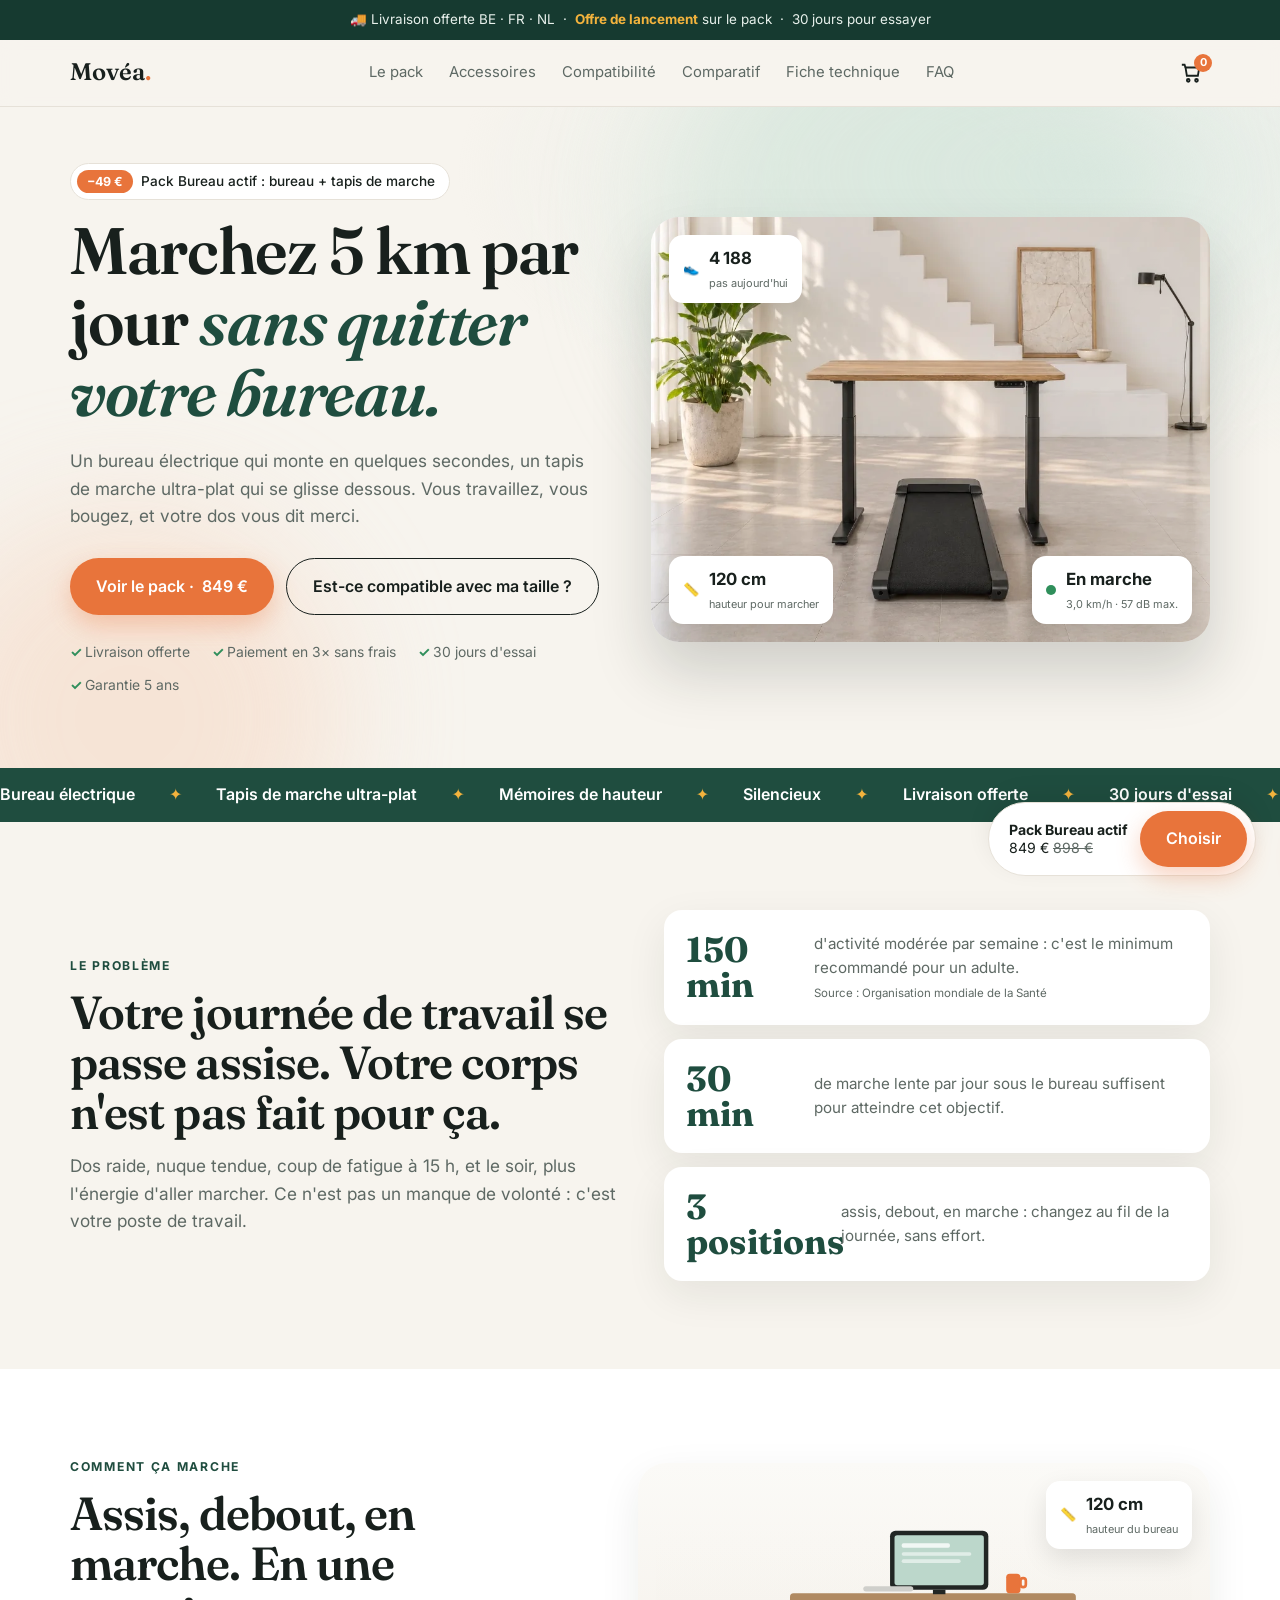
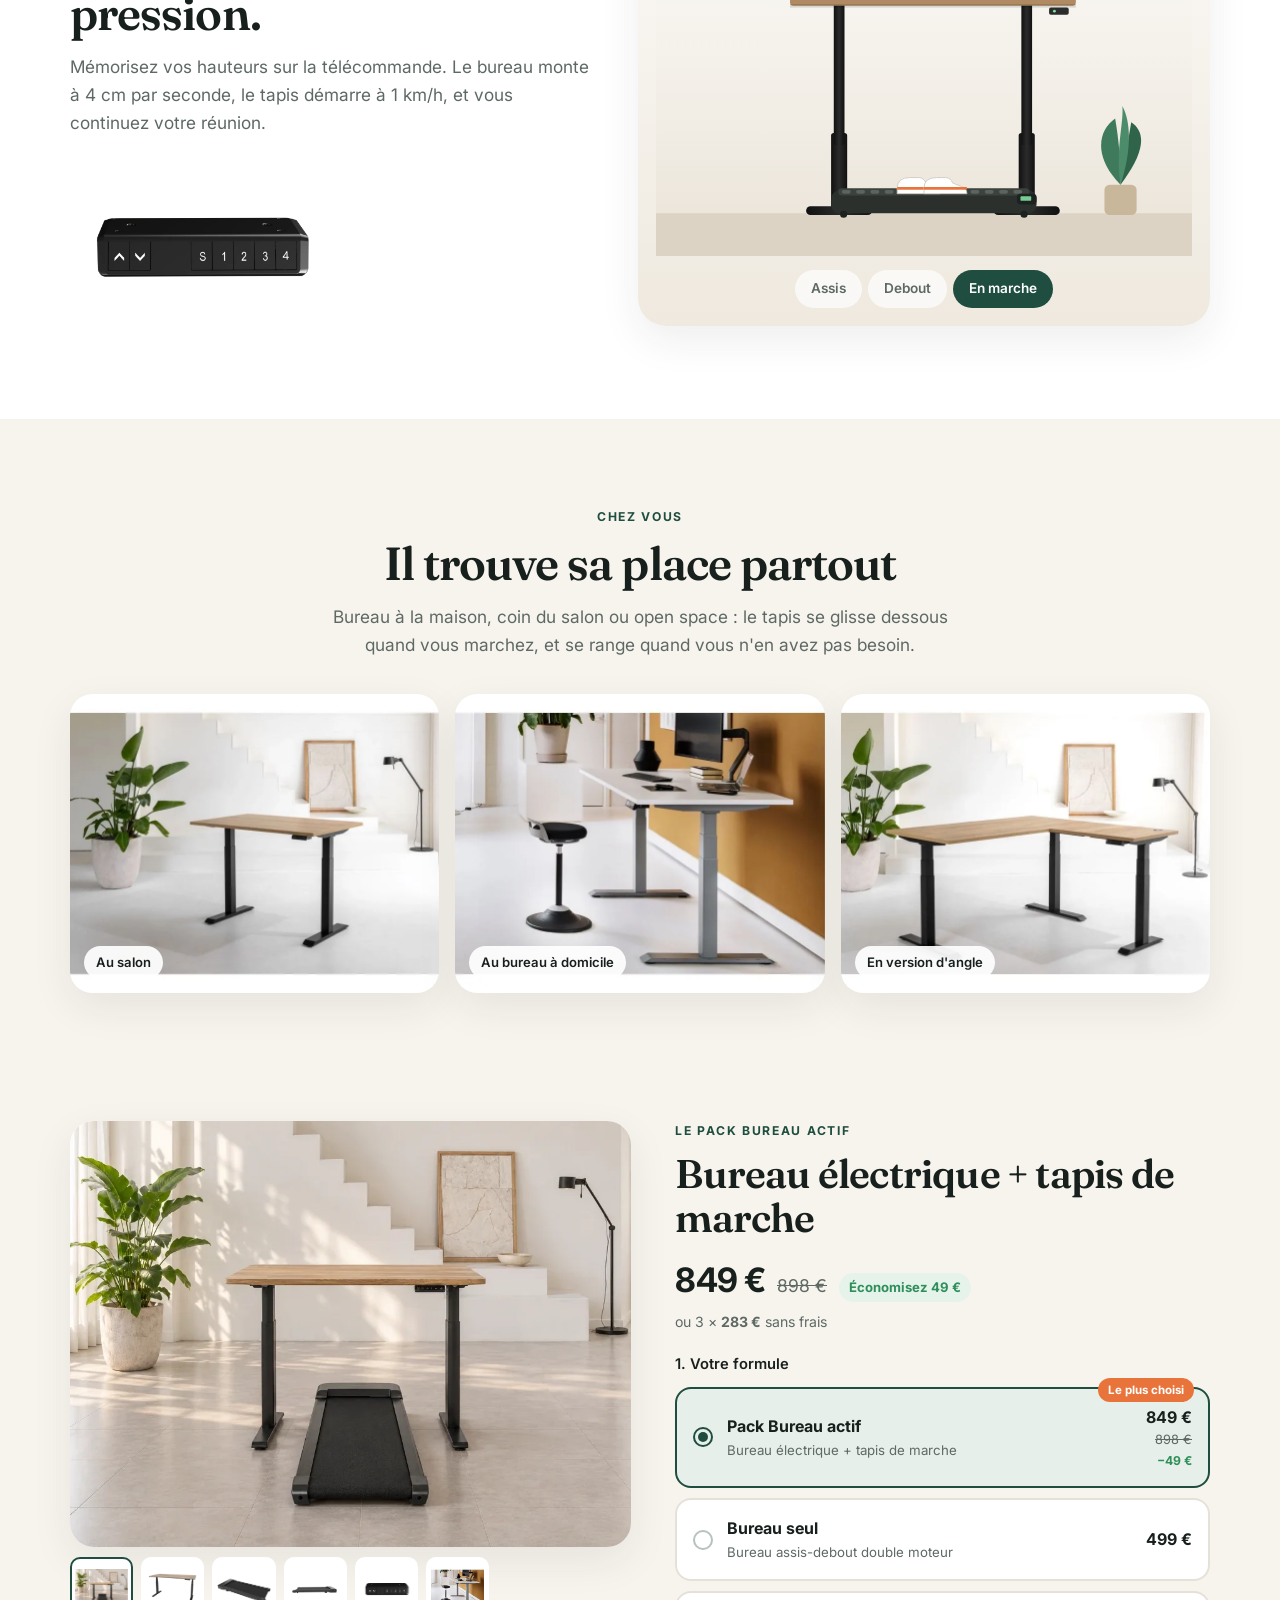
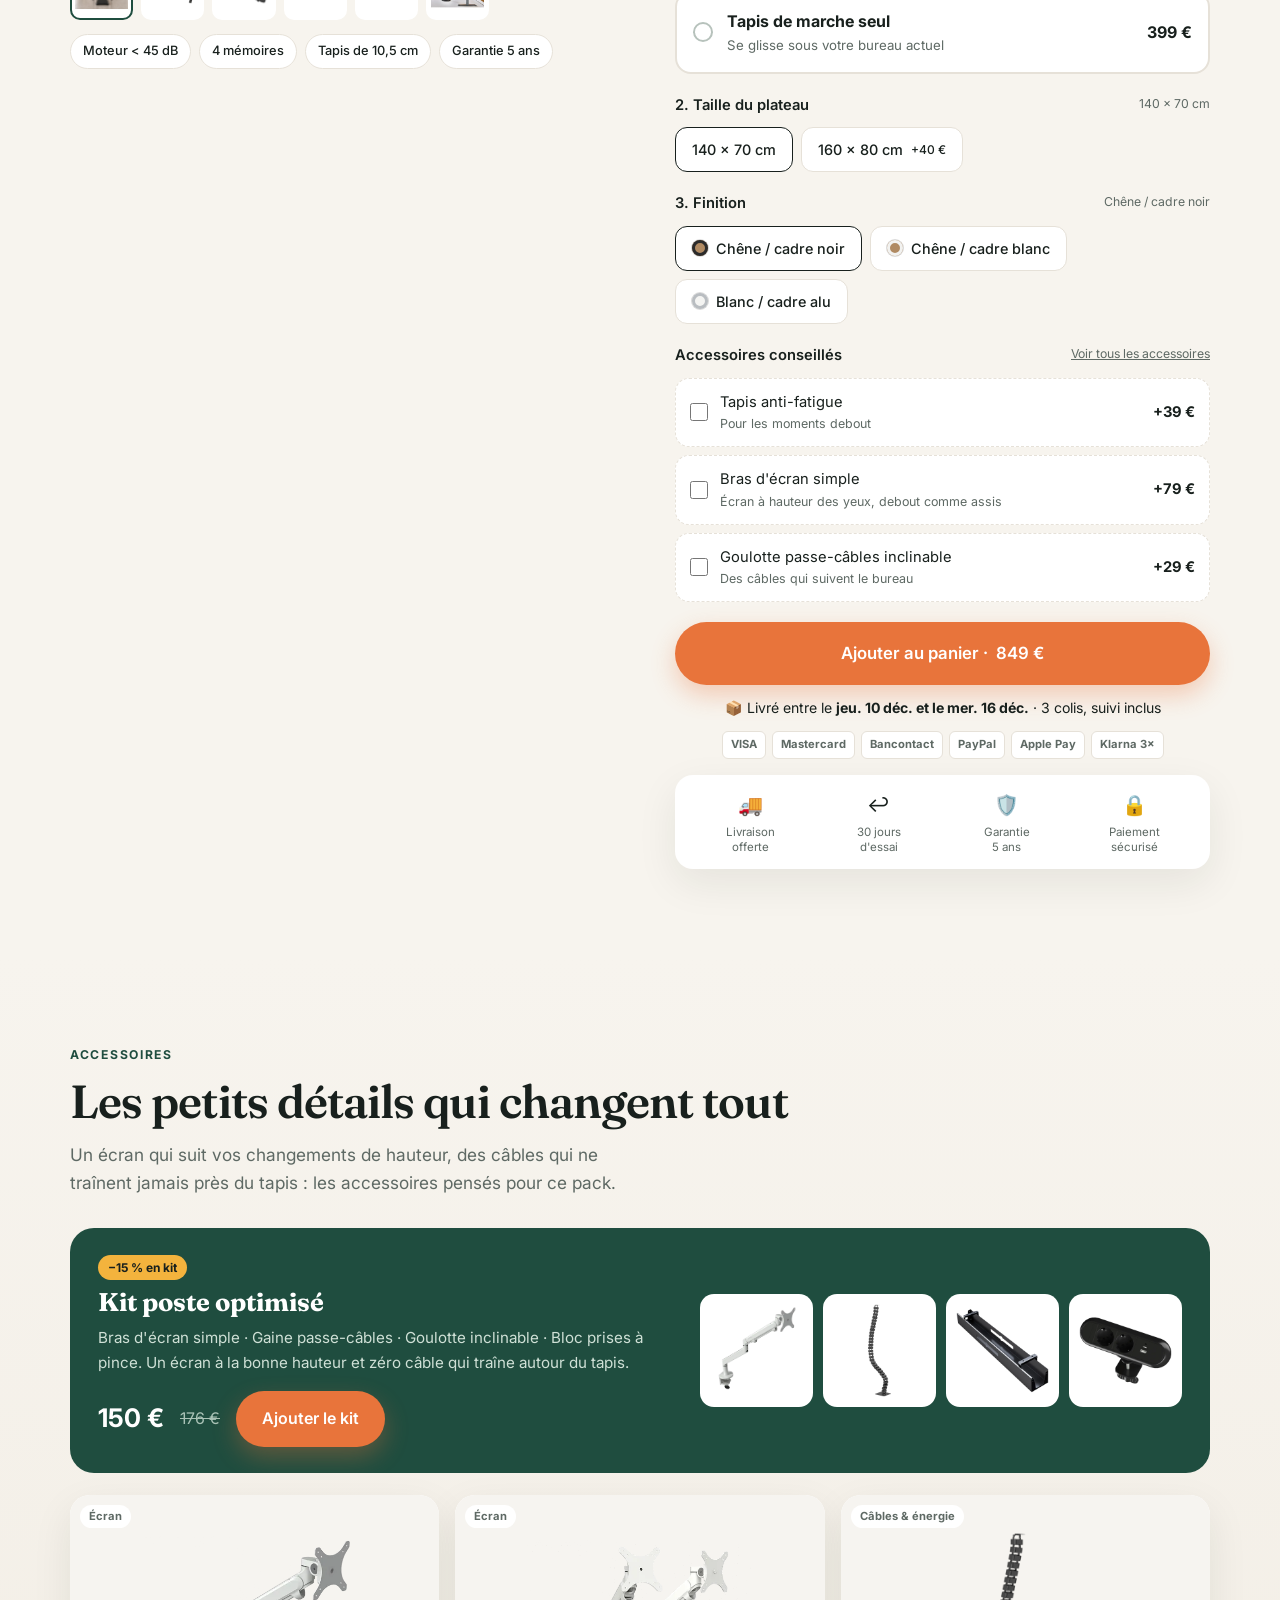
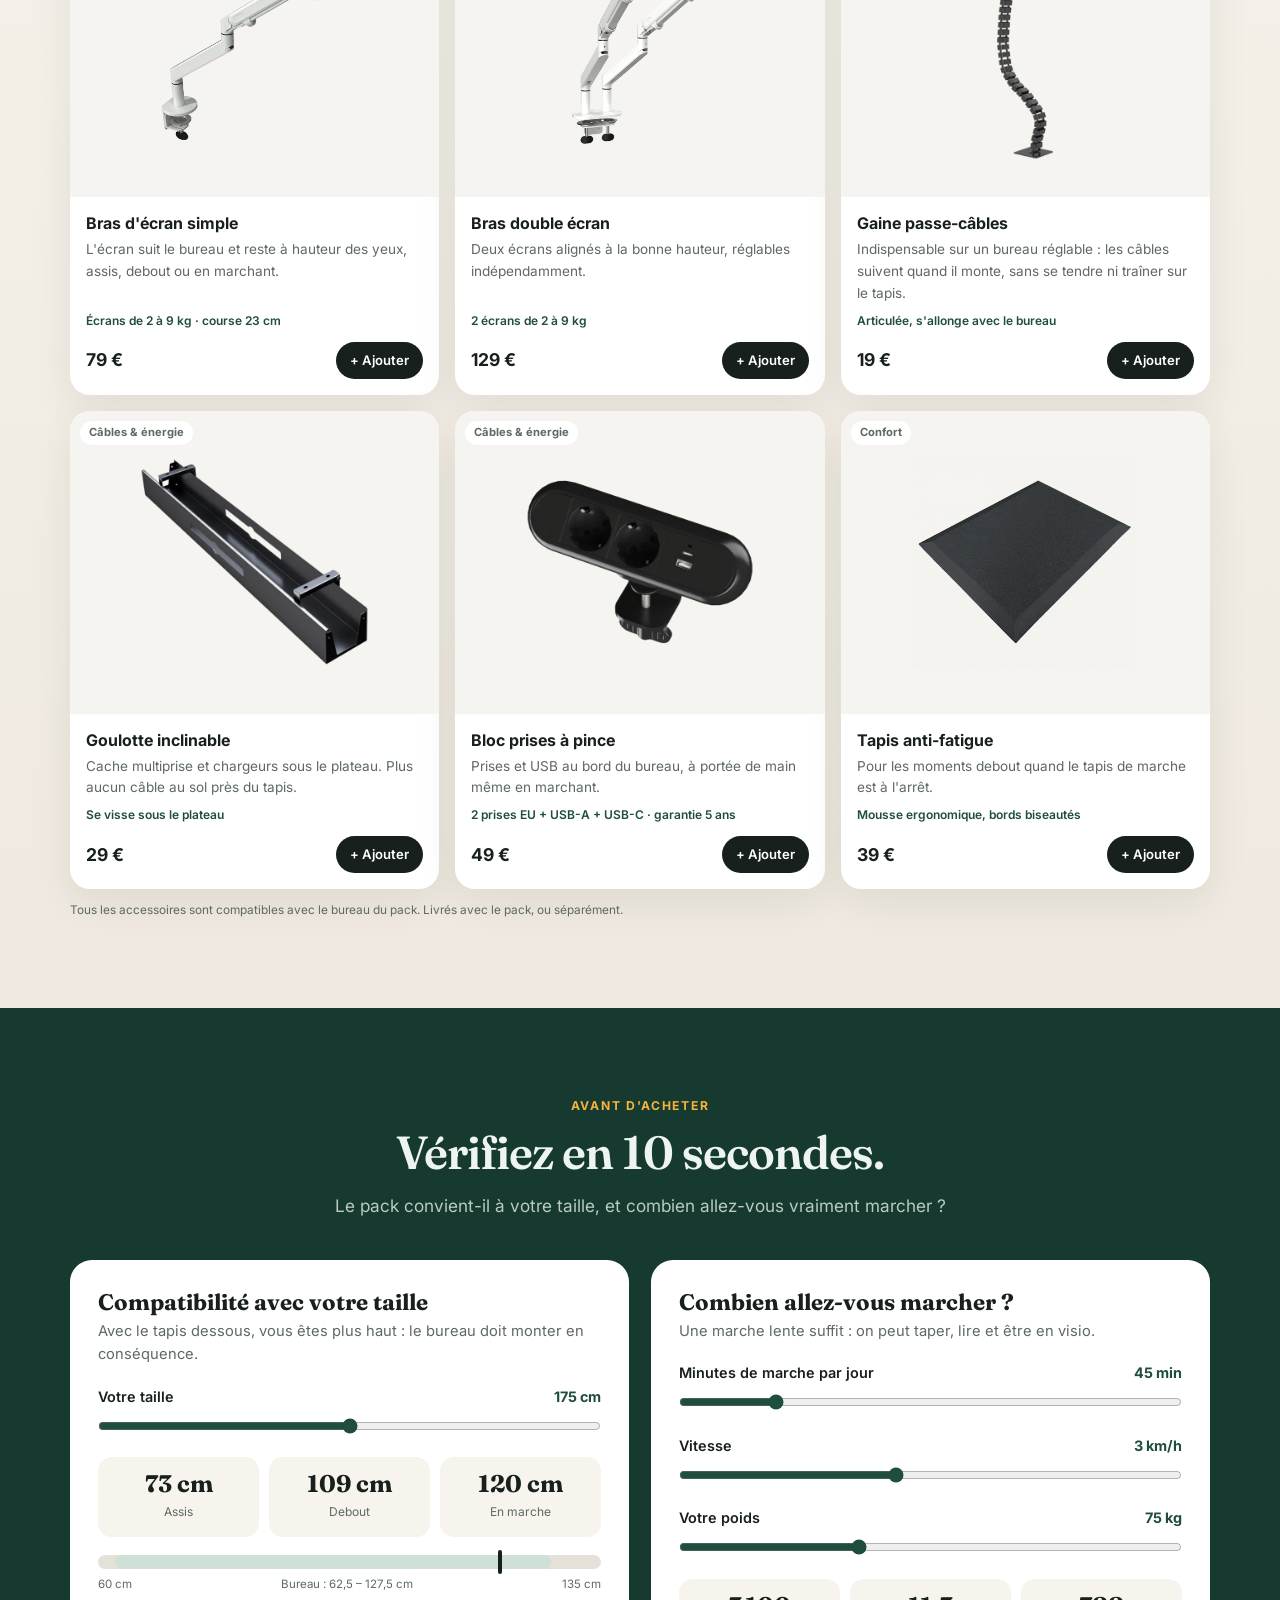
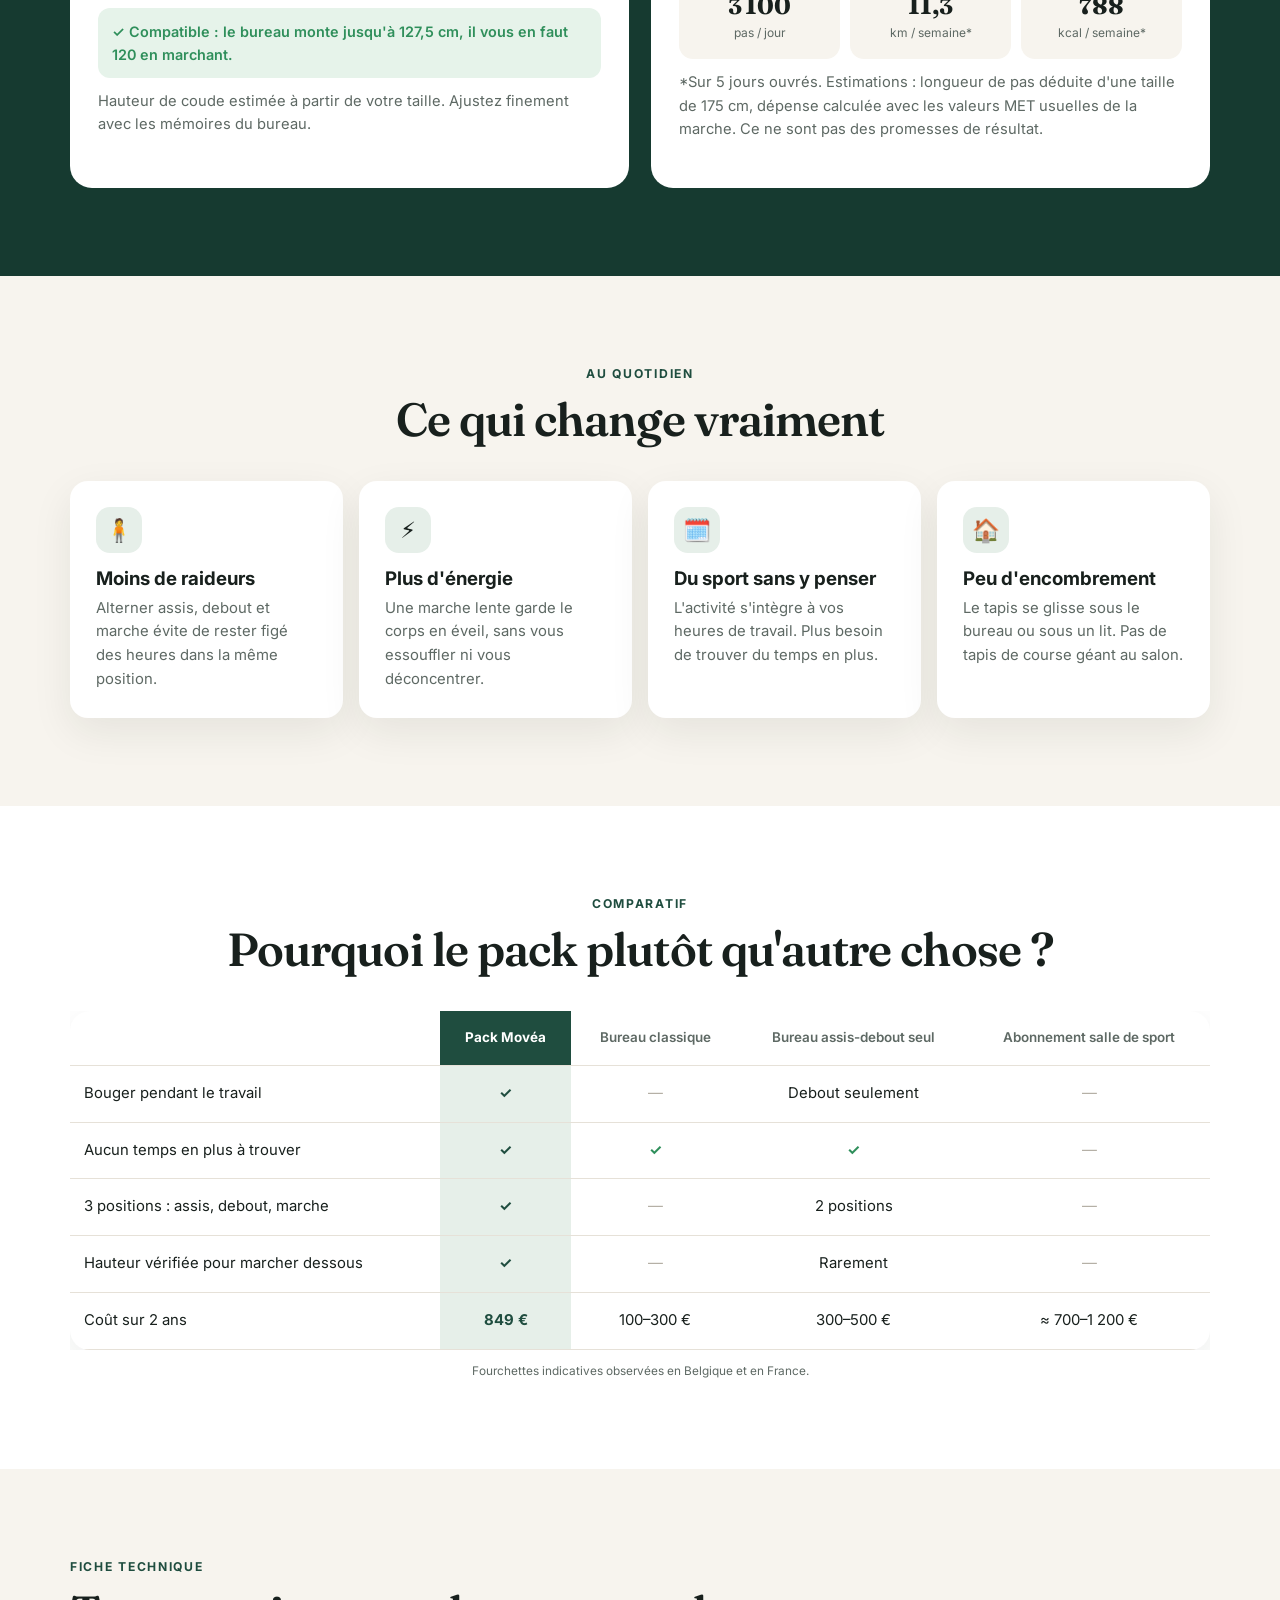
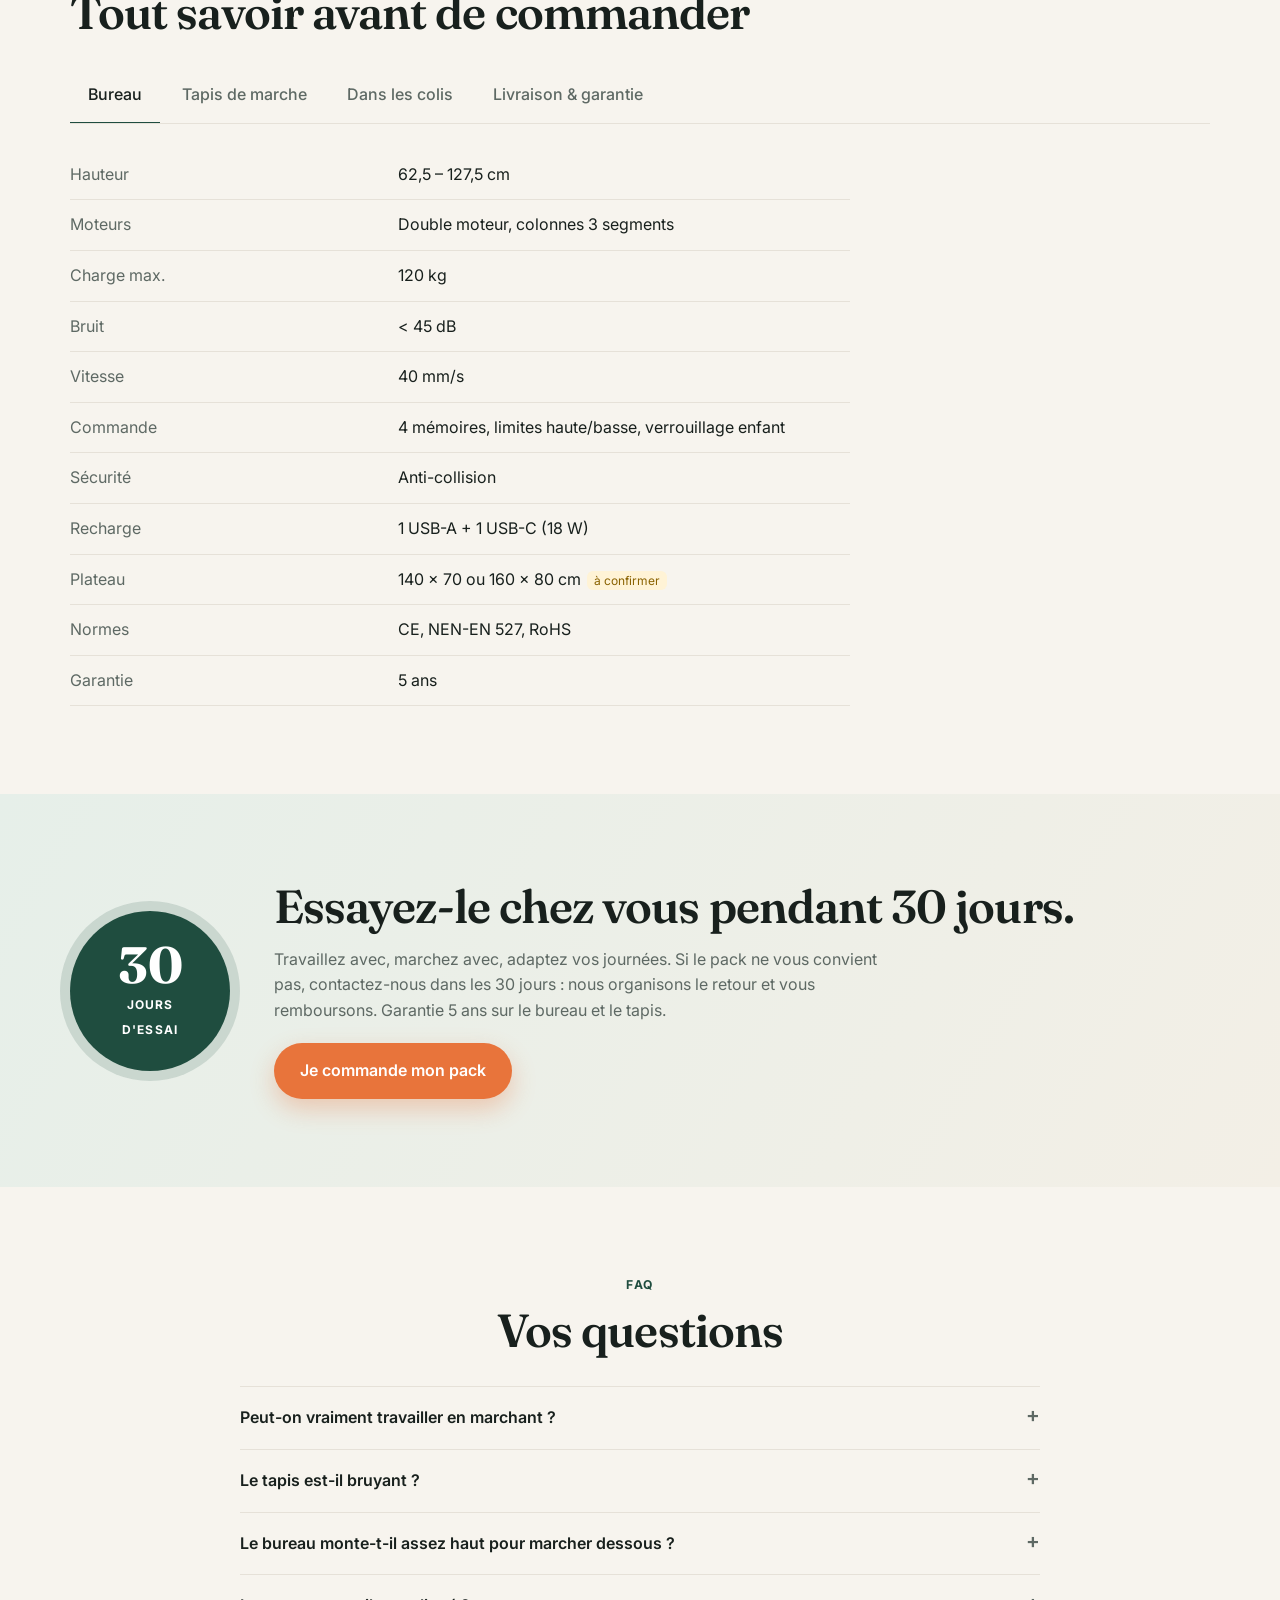
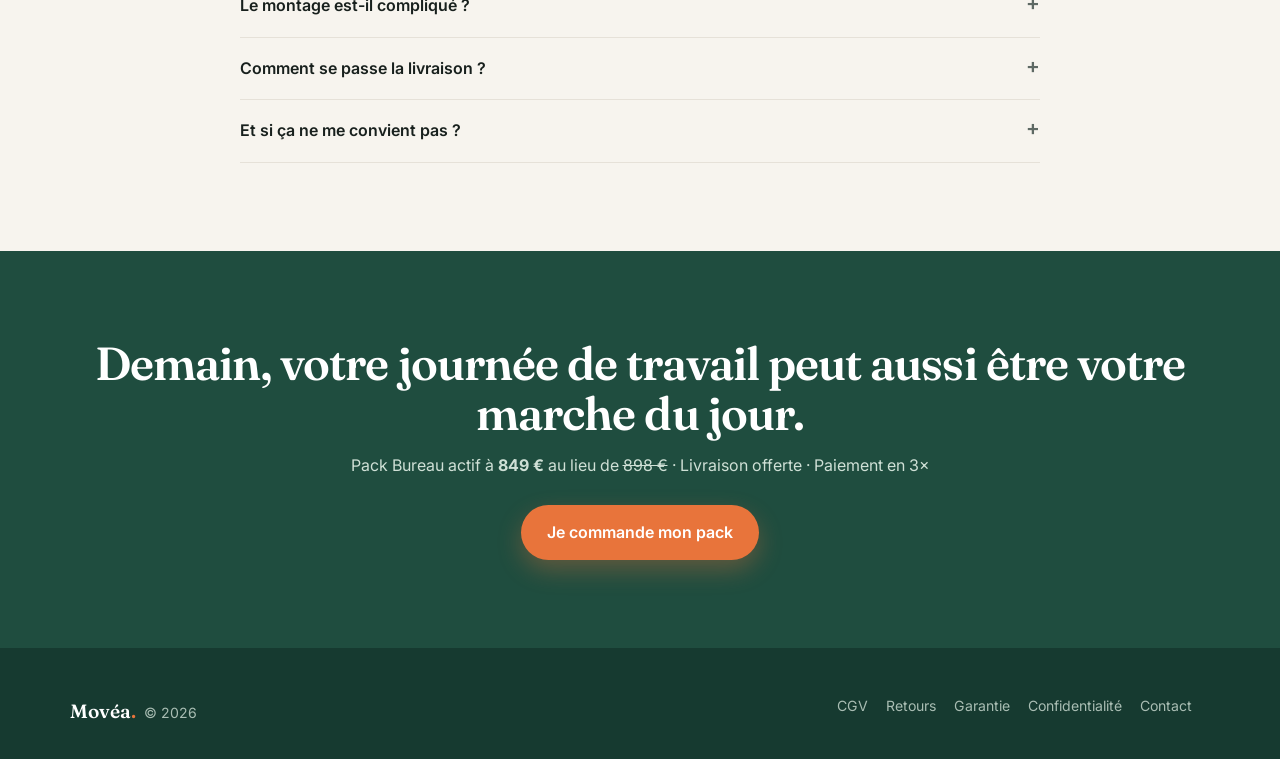
<file: bureau-actif/index.html>
<!doctype html>
<html lang="fr">
<head>
<meta charset="utf-8">
<meta name="viewport" content="width=device-width, initial-scale=1">
<title>Movéa — Pack Bureau actif</title>
<meta name="description" content="Le pack Bureau actif : bureau assis-debout électrique + tapis de marche sous bureau. Marchez en travaillant. Livraison offerte, 30 jours d'essai, paiement en 3×.">
<link rel="preconnect" href="https://fonts.googleapis.com">
<link rel="preconnect" href="https://fonts.gstatic.com" crossorigin>
<link href="https://fonts.googleapis.com/css2?family=Inter:wght@400;500;600;700&family=Fraunces:opsz,wght@9..144,500;9..144,600&display=swap" rel="stylesheet">
<style>
:root{
  --bg:#f7f4ee; --surface:#fff; --ink:#18201d; --muted:#5e6964; --line:#e6e1d8;
  --green:#1f4d3f; --green-2:#163a30; --green-soft:#e6efe9; --cta:#e8743b; --cta-2:#d2622b;
  --gold:#f3b33d; --ok:#2f8f5b; --warn:#c8502d; --r:18px; --shadow:0 14px 40px rgba(24,32,29,.08);
}
*{box-sizing:border-box;margin:0;padding:0}
html{scroll-behavior:smooth}
body{font-family:Inter,system-ui,sans-serif;background:var(--bg);color:var(--ink);line-height:1.6;-webkit-font-smoothing:antialiased;padding-bottom:76px}
img,svg{display:block;max-width:100%}
a{color:inherit;text-decoration:none}
button{font:inherit;cursor:pointer;border:0;background:none;color:inherit}
[hidden]{display:none!important}
main{overflow-x:clip}
.wrap{max-width:1180px;margin:0 auto;padding:0 20px}
h1,h2{font-family:Fraunces,Georgia,serif;font-weight:600;letter-spacing:-.02em;line-height:1.08}
h2{font-size:clamp(1.9rem,4vw,2.9rem);margin-bottom:14px}
h3{line-height:1.25}
.eyebrow{font-size:.76rem;font-weight:700;letter-spacing:.14em;text-transform:uppercase;color:var(--green);margin-bottom:12px}
.lead{color:var(--muted);font-size:1.08rem}
.center{text-align:center}.center .lead{margin:0 auto;max-width:640px}
section{padding:88px 0}
.btn{display:inline-flex;align-items:center;justify-content:center;gap:8px;padding:15px 26px;border-radius:999px;font-weight:600;transition:transform .15s,background .15s,box-shadow .15s}
.btn:hover{transform:translateY(-1px)}
.btn--cta{background:var(--cta);color:#fff;box-shadow:0 10px 24px rgba(232,116,59,.32)}
.btn--cta:hover{background:var(--cta-2)}
.btn--ghost{border:1.5px solid currentColor}
.btn--xl{width:100%;padding:18px;font-size:1.05rem}
.card{background:var(--surface);border-radius:var(--r);box-shadow:var(--shadow)}

/* Annonce + nav */
.announce{background:var(--green-2);color:#e8f1ec;font-size:.84rem;text-align:center;padding:9px 16px}
.announce b{color:var(--gold)}
nav{position:sticky;top:0;z-index:40;background:rgba(247,244,238,.92);backdrop-filter:blur(10px);border-bottom:1px solid var(--line)}
nav .wrap{display:flex;align-items:center;justify-content:space-between;height:66px;gap:16px}
.logo{font-family:Fraunces,serif;font-size:1.5rem;font-weight:600}
.logo span{color:var(--cta)}
.links{display:flex;gap:26px;color:var(--muted);font-size:.93rem}
.links a:hover{color:var(--ink)}
.cartbtn{position:relative;padding:8px}
.cartbtn i{position:absolute;top:0;right:-2px;background:var(--cta);color:#fff;font-style:normal;font-size:.68rem;font-weight:700;min-width:18px;height:18px;border-radius:9px;display:grid;place-items:center}
@media (max-width:860px){.links{display:none}}

/* Hero */
.hero{padding:56px 0 72px;background:radial-gradient(900px 420px at 85% 10%,#e3ece6 0%,transparent 70%)}
.hero .wrap{display:grid;grid-template-columns:1fr 1.05fr;gap:48px;align-items:center}
.hero h1{font-size:clamp(2.4rem,5.2vw,4.1rem);margin:16px 0 18px}
.hero h1 em{font-style:italic;color:var(--green)}
.pill{display:inline-flex;align-items:center;gap:8px;background:var(--surface);border:1px solid var(--line);padding:6px 14px 6px 6px;border-radius:999px;font-size:.85rem;font-weight:500}
.pill{max-width:100%}@media (max-width:480px){.pill{font-size:.78rem;align-items:flex-start;border-radius:16px}}
.pill b{flex-shrink:0;background:var(--cta);color:#fff;padding:2px 10px;border-radius:999px;font-size:.78rem}
.hero__cta{display:flex;flex-wrap:wrap;gap:12px;margin:28px 0 26px}
.hero__trust{display:flex;flex-wrap:wrap;gap:10px 22px;font-size:.87rem;color:var(--muted)}
.hero__trust span::before{content:"✓ ";color:var(--ok);font-weight:700}
.scene{position:relative;background:linear-gradient(180deg,#fbfaf7,#efe9df);border-radius:28px;padding:18px 18px 0;box-shadow:var(--shadow);overflow:hidden}
.scene__badge{position:absolute;background:var(--surface);border-radius:14px;padding:10px 14px;box-shadow:0 10px 26px rgba(0,0,0,.1);font-size:.82rem;display:flex;gap:10px;align-items:center;z-index:2}
.scene__badge b{display:block;font-size:1.05rem}
.scene__badge small{color:var(--muted)}
.scene__badge--a{top:18px;left:18px}
.scene__badge--b{top:18px;right:18px}
.modes{display:flex;gap:6px;justify-content:center;padding:14px 0 18px}
.modes button{padding:8px 16px;border-radius:999px;font-size:.85rem;font-weight:600;color:var(--muted);background:rgba(255,255,255,.7)}
.modes button.on{background:var(--green);color:#fff}
@media (max-width:900px){.hero .wrap{grid-template-columns:1fr}.hero__visual{order:-1}}
@media (max-width:480px){.scene__badge{font-size:.72rem;padding:8px 10px}.scene__badge b{font-size:.9rem}}

/* Fond vivant + photo hero */
.hero{position:relative;overflow:hidden;isolation:isolate}
.hero::before,.hero::after{content:"";position:absolute;z-index:-1;border-radius:50%;filter:blur(60px);opacity:.55;animation:drift 18s ease-in-out infinite alternate}
.hero::before{width:520px;height:520px;background:#cfe3d7;top:-140px;right:8%}
.hero::after{width:420px;height:420px;background:#f6d8c4;bottom:-160px;left:-80px;animation-duration:22s}
@keyframes drift{to{transform:translate(60px,40px) scale(1.15)}}
.photo-hero{position:relative;border-radius:28px;overflow:hidden;box-shadow:0 30px 60px rgba(24,32,29,.18);aspect-ratio:897/681;background:#eee}
.photo-hero img{width:100%;height:100%;object-fit:cover;animation:kenburns 22s ease-in-out infinite alternate;transform-origin:55% 70%}
@keyframes kenburns{from{transform:scale(1)}to{transform:scale(1.09) translate(-1.5%,-1%)}}
.photo-hero__light{position:absolute;inset:0;background:linear-gradient(115deg,transparent 30%,rgba(255,246,225,.35) 45%,transparent 60%);background-size:250% 100%;animation:light 9s ease-in-out infinite;mix-blend-mode:soft-light;pointer-events:none}
@keyframes light{0%{background-position:120% 0}60%,100%{background-position:-60% 0}}
.scene__badge--c{bottom:18px;left:18px}
.photo-hero .scene__badge--b{top:auto;bottom:18px;right:18px}
.photo-hero .scene__badge--a{top:18px;left:18px}
.live{width:10px;height:10px;border-radius:50%;background:#2f8f5b;box-shadow:0 0 0 0 rgba(47,143,91,.6);animation:live 1.6s infinite}
@keyframes live{70%{box-shadow:0 0 0 10px rgba(47,143,91,0)}100%{box-shadow:0 0 0 0 rgba(47,143,91,0)}}
@media (prefers-reduced-motion:reduce){.hero::before,.hero::after,.photo-hero img,.photo-hero__light,.live{animation:none}}
@media (max-width:480px){.scene__badge--c{display:none}.photo-hero .scene__badge--b{top:18px;bottom:auto;right:12px}.photo-hero .scene__badge--a{left:12px}}

/* Galerie boutique */
.gallery__main{background:#fff;border-radius:24px;overflow:hidden;aspect-ratio:897/681;box-shadow:var(--shadow);display:grid;place-items:center}
.gallery__main img{width:100%;height:100%;object-fit:contain}
.gallery__thumbs{display:grid;grid-template-columns:repeat(8,1fr);gap:8px;margin-top:10px}
.gallery__thumbs button{background:#fff;border-radius:10px;aspect-ratio:1;overflow:hidden;border:2px solid transparent;padding:3px}
.gallery__thumbs button.on{border-color:var(--green)}
.gallery__thumbs img{width:100%;height:100%;object-fit:contain}
@media (max-width:560px){.gallery__thumbs{grid-template-columns:repeat(4,1fr)}}

/* Positions + contexte */
.positions{background:var(--surface)}
.positions__inner{display:grid;grid-template-columns:1fr 1.1fr;gap:48px;align-items:center}
.positions__remote{width:260px;margin-top:22px}
.context__grid{display:grid;grid-template-columns:repeat(3,1fr);gap:16px;margin-top:36px}
.context figure{position:relative;border-radius:22px;overflow:hidden;box-shadow:var(--shadow);aspect-ratio:742/600;background:#eee}
.context img{width:100%;height:100%;object-fit:cover;transition:transform .8s}
.context figure:hover img{transform:scale(1.05)}
.context figcaption{position:absolute;left:14px;bottom:14px;background:rgba(255,255,255,.92);padding:6px 12px;border-radius:999px;font-size:.82rem;font-weight:600}
@media (max-width:900px){.positions__inner{grid-template-columns:1fr}.context__grid{grid-template-columns:1fr}}

/* Accessoires */
.acc-sec{background:linear-gradient(180deg,var(--bg),#efe9df)}
.acc-head{display:flex;justify-content:space-between;align-items:flex-end;gap:24px;flex-wrap:wrap}
.acc-head .lead{max-width:560px}
.acc-filters{display:flex;gap:8px;flex-wrap:wrap}
.acc-filters button{padding:9px 16px;border-radius:999px;border:1.5px solid var(--line);background:var(--surface);font-weight:600;font-size:.86rem;color:var(--muted)}
.acc-filters button.on{background:var(--ink);border-color:var(--ink);color:#fff}
.acc-kit{display:grid;grid-template-columns:1.2fr 1fr;gap:24px;align-items:center;background:var(--green);color:#fff;border-radius:24px;padding:26px 28px;margin:32px 0 22px;overflow:hidden;position:relative}
.acc-kit h3{font-family:Fraunces,serif;font-size:1.6rem;margin:6px 0 8px}
.acc-kit p{color:#cfe0d6;font-size:.95rem}
.acc-kit__tag{display:inline-block;background:var(--gold);color:var(--ink);font-weight:700;font-size:.75rem;padding:3px 10px;border-radius:999px}
.acc-kit__imgs{display:grid;grid-template-columns:repeat(4,1fr);gap:10px}
.acc-kit__imgs img{background:#fff;border-radius:14px;aspect-ratio:1;object-fit:contain;padding:6px}
.acc-kit__buy{display:flex;align-items:center;gap:16px;margin-top:16px;flex-wrap:wrap}
.acc-kit__buy b{font-size:1.6rem}
.acc-kit__buy s{color:#a9c2b6}
.acc-grid{display:grid;grid-template-columns:repeat(3,1fr);gap:16px}
.acc-card{background:var(--surface);border-radius:20px;overflow:hidden;box-shadow:var(--shadow);display:flex;flex-direction:column;transition:transform .2s}
.acc-card:hover{transform:translateY(-3px)}
.acc-card__img{background:#f6f4f0;aspect-ratio:4/3;display:grid;place-items:center;position:relative}
.acc-card__img img{width:82%;height:82%;object-fit:contain;transition:transform .4s}
.acc-card:hover .acc-card__img img{transform:scale(1.05)}
.acc-card__cat{position:absolute;top:10px;left:10px;background:#fff;border-radius:999px;font-size:.7rem;font-weight:700;padding:3px 9px;color:var(--muted)}
.acc-card__body{padding:16px;display:flex;flex-direction:column;gap:6px;flex:1}
.acc-card__body h3{font-size:1rem}
.acc-card__body p{font-size:.85rem;color:var(--muted);flex:1}
.acc-card__spec{font-size:.75rem;color:var(--green);font-weight:600}
.acc-card__foot{display:flex;justify-content:space-between;align-items:center;margin-top:6px}
.acc-card__foot b{font-size:1.1rem}
.acc-add{background:var(--ink);color:#fff;border-radius:999px;padding:8px 14px;font-size:.82rem;font-weight:600}
.acc-add.done{background:var(--ok)}
@media (max-width:1000px){.acc-grid{grid-template-columns:repeat(3,1fr)}.acc-kit{grid-template-columns:1fr}}
@media (max-width:720px){.acc-grid{grid-template-columns:1fr 1fr}}
@media (max-width:420px){.acc-card__body{padding:12px}.acc-card__body p{display:none}}

/* Illustration */
.desk-top,.desk-inner{transition:transform 1.1s cubic-bezier(.6,0,.2,1)}
.belt{stroke-dasharray:6 10;animation:belt .7s linear infinite paused}
.walking .belt{animation-play-state:running}
@keyframes belt{to{stroke-dashoffset:-16}}
.pad{transition:opacity .6s}
.chair{transition:opacity .6s,transform .8s}
.walking .leg1{animation:stepA .7s ease-in-out infinite alternate}.walking .leg2{animation:stepA .7s ease-in-out infinite alternate-reverse}
@keyframes stepA{from{transform:translateX(-14px)}to{transform:translateX(14px)}}
@media (prefers-reduced-motion:reduce){.belt,.leg1,.leg2{animation:none}.desk-top,.desk-inner{transition:none}}

/* Ruban */
.ribbon{background:var(--green);color:#fff;overflow:hidden;padding:14px 0}
.ribbon__track{display:flex;gap:34px;width:max-content;animation:rib 32s linear infinite;font-weight:600;white-space:nowrap}
.ribbon__track span:nth-child(even){color:var(--gold)}
@keyframes rib{to{transform:translateX(-50%)}}
@media (prefers-reduced-motion:reduce){.ribbon__track{animation:none}}

/* Problème */
.pain{display:grid;grid-template-columns:1fr 1fr;gap:48px;align-items:center}
.stats{display:grid;gap:14px}
.stat{display:flex;gap:18px;align-items:center;padding:22px}
.stat b{font-family:Fraunces,serif;font-size:2.2rem;color:var(--green);min-width:110px;line-height:1}
.stat span{color:var(--muted);font-size:.95rem}
.stat small{display:block;font-size:.72rem;margin-top:4px}
@media (max-width:860px){.pain{grid-template-columns:1fr}}

/* Boutique */
.shop{display:grid;grid-template-columns:1.05fr 1fr;gap:44px;align-items:start}
.shop__visual{position:sticky;top:86px}
.shop__visual .scene{padding-bottom:0}
.shop__chips{display:flex;flex-wrap:wrap;gap:8px;margin-top:14px}
.shop__chips span{background:var(--surface);border:1px solid var(--line);border-radius:999px;padding:6px 12px;font-size:.8rem;font-weight:500}
.rating{font-size:.9rem;color:var(--muted);margin-bottom:6px}
.shop h2{font-size:clamp(1.8rem,3.4vw,2.5rem)}
.price{display:flex;align-items:baseline;gap:12px;flex-wrap:wrap;margin:6px 0 4px}
.price b{font-size:2.1rem;font-weight:700;letter-spacing:-.02em}
.price s{color:var(--muted);font-size:1.1rem}
.price em{font-style:normal;background:#e6f3ea;color:var(--ok);font-weight:700;font-size:.82rem;padding:4px 10px;border-radius:999px}
.klarna{font-size:.88rem;color:var(--muted);margin-bottom:20px}
.group{margin-bottom:20px}
.group__label{font-weight:600;font-size:.92rem;margin-bottom:10px;display:flex;justify-content:space-between}
.group__label small{font-weight:400;color:var(--muted)}
.offers{display:grid;gap:10px}
.offer{position:relative;display:grid;grid-template-columns:auto 1fr auto;gap:14px;align-items:center;text-align:left;width:100%;padding:16px;border:2px solid var(--line);border-radius:16px;background:var(--surface);transition:border-color .15s}
.offer.on{border-color:var(--green);background:var(--green-soft)}
.offer__radio{width:20px;height:20px;border-radius:50%;border:2px solid #b7c2bc;display:grid;place-items:center}
.offer.on .offer__radio{border-color:var(--green)}
.offer.on .offer__radio::after{content:"";width:10px;height:10px;border-radius:50%;background:var(--green)}
.offer__t{font-weight:700;display:block}
.offer__s{font-size:.83rem;color:var(--muted);display:block}
.offer__p{text-align:right;font-weight:700;display:flex;flex-direction:column}
.offer__p s{font-weight:400;color:var(--muted);font-size:.8rem}
.offer__p small{color:var(--ok);font-size:.76rem}
.offer__tag{position:absolute;top:-11px;right:14px;background:var(--cta);color:#fff;font-size:.72rem;font-weight:700;padding:3px 10px;border-radius:999px}
.seg{display:flex;gap:8px;flex-wrap:wrap}
.seg button{padding:10px 16px;border-radius:12px;border:1.5px solid var(--line);background:var(--surface);font-weight:500;font-size:.9rem;display:flex;align-items:center;gap:8px}
.seg button.on{border-color:var(--ink)}
.seg i{width:16px;height:16px;border-radius:50%;background:var(--c);box-shadow:inset 0 0 0 1px rgba(0,0,0,.15)}
.addons{display:grid;gap:8px}
.addon{display:flex;align-items:center;gap:12px;padding:12px 14px;border:1.5px dashed var(--line);border-radius:14px;background:var(--surface);cursor:pointer}
.addon input{accent-color:var(--green);width:18px;height:18px}
.addon span{flex:1;font-size:.92rem}
.addon small{display:block;color:var(--muted);font-size:.78rem}
.addon b{font-size:.92rem}
.addon:has(input:checked){border-style:solid;border-color:var(--green)}
.eta{text-align:center;font-size:.88rem;margin:12px 0}
.pay{display:flex;flex-wrap:wrap;gap:6px;justify-content:center;margin-bottom:16px}
.pay span{font-size:.7rem;font-weight:700;border:1px solid var(--line);background:#fff;padding:4px 8px;border-radius:6px;color:var(--muted)}
.mini{display:grid;grid-template-columns:repeat(4,1fr);gap:6px;padding:14px;text-align:center;font-size:1.25rem}
.mini span{display:block;font-size:.72rem;color:var(--muted);line-height:1.3;margin-top:4px}
@media (max-width:920px){.shop{grid-template-columns:1fr}.shop__visual{position:static}}

/* Outils */
.tools{background:var(--green-2);color:#eef4f0}
.tools .eyebrow{color:var(--gold)}
.tools .lead{color:#b9cbc2}
.tools__grid{display:grid;grid-template-columns:1fr 1fr;gap:22px;margin-top:40px}
.tool{background:#fff;color:var(--ink);border-radius:22px;padding:28px}
.tool h3{font-family:Fraunces,serif;font-size:1.4rem;margin-bottom:4px}
.tool > p{color:var(--muted);font-size:.92rem;margin-bottom:18px}
.field{margin-bottom:16px}
.field label{display:flex;justify-content:space-between;font-weight:600;font-size:.9rem;margin-bottom:8px}
.field output{color:var(--green);font-weight:700}
.field input[type=range]{width:100%;accent-color:var(--green)}
.res{display:grid;grid-template-columns:repeat(3,1fr);gap:10px;margin-top:6px}
.res div{background:var(--bg);border-radius:14px;padding:14px;text-align:center}
.res b{display:block;font-family:Fraunces,serif;font-size:1.5rem;line-height:1.1}
.res span{font-size:.75rem;color:var(--muted)}
.verdict{margin-top:14px;padding:12px 14px;border-radius:12px;font-size:.9rem;font-weight:600}
.verdict.ok{background:#e6f3ea;color:var(--ok)}
.verdict.ko{background:#fbe9e2;color:var(--warn)}
.ruler{position:relative;height:14px;border-radius:14px;background:var(--line);margin:18px 0 6px}
.ruler i{position:absolute;top:0;bottom:0;border-radius:14px;background:#cfe0d6}
.ruler b{position:absolute;top:50%;width:4px;height:24px;border-radius:2px;transform:translate(-50%,-50%);background:var(--ink)}
.ruler__lab{display:flex;justify-content:space-between;font-size:.72rem;color:var(--muted)}
.note{font-size:.74rem;color:var(--muted);margin-top:12px}
@media (max-width:900px){.tools__grid{grid-template-columns:1fr}}
@media (max-width:420px){.res b{font-size:1.2rem}}

/* Bénéfices */
.bens{display:grid;grid-template-columns:repeat(4,1fr);gap:16px;margin-top:36px}
.ben{padding:26px}
.ben__i{width:46px;height:46px;border-radius:14px;background:var(--green-soft);display:grid;place-items:center;font-size:1.4rem}
.ben h3{margin:14px 0 6px}
.ben p{color:var(--muted);font-size:.93rem}
@media (max-width:980px){.bens{grid-template-columns:1fr 1fr}}
@media (max-width:540px){.bens{grid-template-columns:1fr}}

/* Comparatif */
.tw{overflow-x:auto;margin-top:36px}
.cmp{width:100%;min-width:720px;border-collapse:collapse;background:var(--surface);border-radius:20px;overflow:hidden;box-shadow:var(--shadow)}
.cmp th,.cmp td{padding:16px 14px;border-bottom:1px solid var(--line);text-align:center;font-size:.93rem}
.cmp th{font-size:.84rem;color:var(--muted);font-weight:600}
.cmp td:first-child,.cmp th:first-child{text-align:left}
.cmp .us{background:var(--green-soft);font-weight:700;color:var(--green)}
.cmp th.us{background:var(--green);color:#fff}
.y{color:var(--ok);font-weight:700}.n{color:#b5b0a6}

/* Onglets */
.tabs{display:flex;gap:4px;border-bottom:1px solid var(--line);overflow-x:auto;scrollbar-width:none;margin-top:30px}
.tabs::-webkit-scrollbar{display:none}
.tabs button{padding:14px 18px;color:var(--muted);white-space:nowrap;border-bottom:2px solid transparent;margin-bottom:-1px;font-weight:500}
.tabs button[aria-selected=true]{color:var(--ink);border-bottom-color:var(--green)}
.panel{padding:26px 0 0;max-width:780px;min-height:200px}
.panel table{width:100%;border-collapse:collapse}
.panel td{padding:12px 0;border-bottom:1px solid var(--line);vertical-align:top}
.panel td:first-child{color:var(--muted);width:42%;padding-right:14px}
.panel ul{list-style:none}
.panel li{padding:12px 0;border-bottom:1px solid var(--line)}
.panel li::before{content:"✓ ";color:var(--ok);font-weight:700}
.tbc{font-size:.75rem;background:#fff3d6;color:#8a6200;padding:2px 7px;border-radius:6px;margin-left:6px;white-space:nowrap}

/* Garantie / FAQ / final */
.guar{background:linear-gradient(120deg,#e6efe9,#f3efe6)}
.guar .wrap{display:grid;grid-template-columns:auto 1fr;gap:44px;align-items:center}
.seal{width:160px;height:160px;border-radius:50%;background:var(--green);color:#fff;display:grid;place-items:center;text-align:center;box-shadow:0 0 0 10px rgba(31,77,63,.15)}
.seal b{font-family:Fraunces,serif;font-size:3.2rem;line-height:1;display:block}
.seal span{font-size:.75rem;font-weight:700;letter-spacing:.1em}
.guar p{color:var(--muted);margin:8px 0 20px;max-width:620px}
@media (max-width:700px){.guar .wrap{grid-template-columns:1fr;justify-items:center;text-align:center}}
.faq{max-width:800px;margin:30px auto 0}
details{border-top:1px solid var(--line);padding:18px 0}
details:last-child{border-bottom:1px solid var(--line)}
summary{list-style:none;cursor:pointer;display:flex;justify-content:space-between;gap:16px;font-weight:600}
summary::-webkit-details-marker{display:none}
summary::after{content:"+";font-size:1.3rem;line-height:1;color:var(--muted)}
details[open] summary::after{content:"−"}
details p{color:var(--muted);margin-top:10px}
.final{background:var(--green);color:#fff;text-align:center}
.final h2{color:#fff}
.final p{color:#cfe0d6;margin-bottom:26px}
footer{background:var(--green-2);color:#a9bdb3;padding:44px 0 28px;font-size:.88rem}
footer .wrap{display:flex;justify-content:space-between;flex-wrap:wrap;gap:20px}
footer a{margin-right:18px;display:inline-block}footer .wrap > span{max-width:100%;line-height:2}

/* Sticky + panier */
.sticky{position:fixed;left:0;right:0;bottom:0;z-index:45;background:#fff;border-top:1px solid var(--line);display:flex;align-items:center;gap:12px;padding:10px 16px;box-shadow:0 -8px 24px rgba(0,0,0,.07);transform:translateY(110%);transition:transform .3s}
.sticky.on{transform:none}
.sticky div{flex:1;font-size:.88rem;line-height:1.3}
.sticky s{color:var(--muted)}
@media (min-width:900px){.sticky{left:auto;right:24px;bottom:24px;border-radius:999px;border:1px solid var(--line);padding:8px 8px 8px 20px;max-width:430px}body{padding-bottom:0}}
.ov{position:fixed;inset:0;background:rgba(24,32,29,.45);opacity:0;pointer-events:none;transition:.25s;z-index:60}
.ov.on{opacity:1;pointer-events:auto}
.drawer{position:fixed;top:0;right:0;height:100%;width:min(420px,100%);background:var(--bg);z-index:70;transform:translateX(100%);transition:transform .3s;display:flex;flex-direction:column}
.drawer.on{transform:none}
.drawer__h{display:flex;justify-content:space-between;align-items:center;padding:18px 20px;border-bottom:1px solid var(--line)}
.drawer__ship{padding:12px 20px;background:#e6f3ea;color:var(--ok);font-weight:600;font-size:.88rem}
.drawer__items{flex:1;overflow:auto;padding:6px 20px}
.line{display:flex;justify-content:space-between;gap:12px;padding:14px 0;border-bottom:1px solid var(--line);font-size:.93rem}
.line small{display:block;color:var(--muted);font-size:.8rem}
.line button{font-size:.75rem;color:var(--muted);text-decoration:underline;display:block;margin-left:auto}
.drawer__f{padding:16px 20px 22px;background:#fff;border-top:1px solid var(--line)}
.drawer__t{display:flex;justify-content:space-between;font-size:1.1rem;margin-bottom:4px}
.drawer__k{font-size:.82rem;color:var(--muted);margin-bottom:10px}
.toast{position:fixed;left:50%;top:84px;transform:translate(-50%,-16px);background:var(--ink);color:#fff;padding:12px 20px;border-radius:999px;font-size:.9rem;opacity:0;pointer-events:none;transition:.3s;z-index:80;max-width:calc(100% - 32px);text-align:center}
.toast.on{opacity:1;transform:translate(-50%,0)}
</style>
</head>
<body>

<div class="announce">🚚 Livraison offerte BE · FR · NL &nbsp;·&nbsp; <b>Offre de lancement</b> sur le pack &nbsp;·&nbsp; 30 jours pour essayer</div>

<nav>
  <div class="wrap">
    <a href="#" class="logo">Movéa<span>.</span></a>
    <div class="links"><a href="#pack">Le pack</a><a href="#accessoires">Accessoires</a><a href="#outils">Compatibilité</a><a href="#comparatif">Comparatif</a><a href="#fiche">Fiche technique</a><a href="#faq">FAQ</a></div>
    <button class="cartbtn" data-open-cart aria-label="Panier">
      <svg width="22" height="22" viewBox="0 0 24 24" fill="none" stroke="currentColor" stroke-width="2"><path d="M6 6h15l-1.5 9h-12z"/><path d="M6 6 5 3H2"/><circle cx="9" cy="20" r="1.5"/><circle cx="18" cy="20" r="1.5"/></svg><i data-count>0</i>
    </button>
  </div>
</nav>

<main>
<!-- HERO -->
<section class="hero">
  <div class="wrap">
    <div>
      <span class="pill"><b data-save-pct>-25%</b> Pack Bureau actif : bureau + tapis de marche</span>
      <h1>Marchez 5 km par jour <em>sans quitter votre bureau.</em></h1>
      <p class="lead">Un bureau électrique qui monte en quelques secondes, un tapis de marche ultra-plat qui se glisse dessous. Vous travaillez, vous bougez, et votre dos vous dit merci.</p>
      <div class="hero__cta">
        <a href="#pack" class="btn btn--cta">Voir le pack · <span data-pack-price>--</span></a>
        <a href="#outils" class="btn btn--ghost">Est-ce compatible avec ma taille ?</a>
      </div>
      <div class="hero__trust"><span>Livraison offerte</span><span>Paiement en 3× sans frais</span><span>30 jours d'essai</span><span>Garantie 5 ans</span></div>
    </div>
    <div class="hero__visual">
      <div class="photo-hero">
        <img src="img/scene-pack.webp" alt="Bureau assis-debout électrique avec le tapis de marche installé dessous, dans un intérieur baigné de lumière" width="897" height="681">
        <span class="photo-hero__light" aria-hidden="true"></span>
        <div class="scene__badge scene__badge--a">👟<div><b data-steps>4 180</b><small>pas aujourd'hui</small></div></div>
        <div class="scene__badge scene__badge--b"><i class="live"></i><div><b>En marche</b><small>3,0 km/h · 57 dB max.</small></div></div>
        <div class="scene__badge scene__badge--c">📏<div><b>120 cm</b><small>hauteur pour marcher</small></div></div>
      </div>
    </div>
  </div>
</section>

<div class="ribbon" aria-hidden="true"><div class="ribbon__track">
  <span>Bureau électrique</span><span>✦</span><span>Tapis de marche ultra-plat</span><span>✦</span><span>Mémoires de hauteur</span><span>✦</span><span>Silencieux</span><span>✦</span><span>Livraison offerte</span><span>✦</span><span>30 jours d'essai</span><span>✦</span>
  <span>Bureau électrique</span><span>✦</span><span>Tapis de marche ultra-plat</span><span>✦</span><span>Mémoires de hauteur</span><span>✦</span><span>Silencieux</span><span>✦</span><span>Livraison offerte</span><span>✦</span><span>30 jours d'essai</span><span>✦</span>
</div></div>

<!-- PROBLÈME -->
<section>
  <div class="wrap pain">
    <div>
      <p class="eyebrow">Le problème</p>
      <h2>Votre journée de travail se passe assise. Votre corps n'est pas fait pour ça.</h2>
      <p class="lead">Dos raide, nuque tendue, coup de fatigue à 15 h, et le soir, plus l'énergie d'aller marcher. Ce n'est pas un manque de volonté : c'est votre poste de travail.</p>
    </div>
    <div class="stats">
      <div class="stat card"><b>150 min</b><span>d'activité modérée par semaine : c'est le minimum recommandé pour un adulte.<small>Source : Organisation mondiale de la Santé</small></span></div>
      <div class="stat card"><b>30 min</b><span>de marche lente par jour sous le bureau suffisent pour atteindre cet objectif.</span></div>
      <div class="stat card"><b>3 positions</b><span>assis, debout, en marche : changez au fil de la journée, sans effort.</span></div>
    </div>
  </div>
</section>

<!-- 3 POSITIONS -->
<section class="positions">
  <div class="wrap positions__inner">
    <div>
      <p class="eyebrow">Comment ça marche</p>
      <h2>Assis, debout, en marche. En une pression.</h2>
      <p class="lead">Mémorisez vos hauteurs sur la télécommande. Le bureau monte à 4 cm par seconde, le tapis démarre à 1 km/h, et vous continuez votre réunion.</p>
      <img class="positions__remote" src="img/telecommande.webp" alt="Télécommande avec 4 mémoires de hauteur" loading="lazy">
    </div>
    <div class="scene" data-scene="positions">
      <div class="scene__badge scene__badge--b">📏<div><b data-height>--</b><small>hauteur du bureau</small></div></div>
      <div data-illu></div>
      <div class="modes" data-modes>
        <button data-mode="assis">Assis</button><button data-mode="debout">Debout</button><button data-mode="marche" class="on">En marche</button>
      </div>
    </div>
  </div>
</section>

<!-- MISE EN CONTEXTE -->
<section class="context">
  <div class="wrap">
    <div class="center"><p class="eyebrow">Chez vous</p><h2>Il trouve sa place partout</h2><p class="lead">Bureau à la maison, coin du salon ou open space : le tapis se glisse dessous quand vous marchez, et se range quand vous n'en avez pas besoin.</p></div>
    <div class="context__grid">
      <figure><img src="img/ambiance-bureau.webp" alt="Bureau assis-debout dans un salon lumineux" loading="lazy"><figcaption>Au salon</figcaption></figure>
      <figure><img src="img/ambiance-bureau-2.webp" alt="Bureau assis-debout dans un bureau à domicile" loading="lazy"><figcaption>Au bureau à domicile</figcaption></figure>
      <figure><img src="img/ambiance-bureau-angle.webp" alt="Bureau d'angle réglable en hauteur" loading="lazy"><figcaption>En version d'angle</figcaption></figure>
    </div>
  </div>
</section>

<!-- BOUTIQUE -->
<section id="pack" style="padding-top:40px">
  <div class="wrap shop">
    <div class="shop__visual">
      <div class="gallery">
        <div class="gallery__main"><img src="img/scene-pack.webp" alt="Le pack installé" data-gal-main></div>
        <div class="gallery__thumbs" data-gal></div>
      </div>
      <div class="shop__chips" data-chips></div>
    </div>
    <div>
      <p class="rating" data-rating hidden></p>
      <p class="eyebrow">Le pack Bureau actif</p>
      <h2 data-shop-title>Bureau électrique + tapis de marche</h2>
      <div class="price"><b data-price>--</b><s data-compare></s><em data-save></em></div>
      <p class="klarna">ou 3 × <b data-x3>--</b> sans frais</p>

      <div class="group"><div class="group__label">1. Votre formule</div><div class="offers" data-offers></div></div>
      <div class="group" data-g-size><div class="group__label">2. Taille du plateau <small data-size-name></small></div><div class="seg" data-sizes></div></div>
      <div class="group" data-g-color><div class="group__label">3. Finition <small data-color-name></small></div><div class="seg" data-colors></div></div>
      <div class="group"><div class="group__label">Accessoires conseillés <small><a href="#accessoires" style="text-decoration:underline">Voir tous les accessoires</a></small></div><div class="addons" data-addons></div></div>

      <button class="btn btn--cta btn--xl" data-add>Ajouter au panier · <span data-total>--</span></button>
      <p class="eta">📦 Livré entre le <b data-eta>--</b> · <span data-parcels>3 colis</span>, suivi inclus</p>
      <div class="pay"><span>VISA</span><span>Mastercard</span><span>Bancontact</span><span>PayPal</span><span>Apple Pay</span><span>Klarna 3×</span></div>
      <div class="mini card"><div>🚚<span>Livraison<br>offerte</span></div><div>↩️<span>30 jours<br>d'essai</span></div><div>🛡️<span>Garantie<br>5 ans</span></div><div>🔒<span>Paiement<br>sécurisé</span></div></div>
    </div>
  </div>
</section>

<!-- ACCESSOIRES -->
<section class="acc-sec" id="accessoires">
  <div class="wrap">
    <div class="acc-head">
      <div>
        <p class="eyebrow">Accessoires</p>
        <h2>Les petits détails qui changent tout</h2>
        <p class="lead">Un écran qui suit vos changements de hauteur, des câbles qui ne traînent jamais près du tapis : les accessoires pensés pour ce pack.</p>
      </div>
    </div>

    <div class="acc-kit" data-acc-kit></div>
    <div class="acc-grid" data-acc-grid></div>
    <p class="note">Tous les accessoires sont compatibles avec le bureau du pack. Livrés avec le pack, ou séparément.</p>
  </div>
</section>

<!-- OUTILS -->
<section class="tools" id="outils">
  <div class="wrap">
    <div class="center">
      <p class="eyebrow">Avant d'acheter</p>
      <h2>Vérifiez en 10 secondes.</h2>
      <p class="lead">Le pack convient-il à votre taille, et combien allez-vous vraiment marcher ?</p>
    </div>
    <div class="tools__grid">
      <div class="tool">
        <h3>Compatibilité avec votre taille</h3>
        <p>Avec le tapis dessous, vous êtes plus haut : le bureau doit monter en conséquence.</p>
        <div class="field"><label for="t-h">Votre taille <output data-o="h">175 cm</output></label><input id="t-h" type="range" min="150" max="200" value="175" data-c="h"></div>
        <div class="res">
          <div><b data-r="sit">--</b><span>Assis</span></div>
          <div><b data-r="stand">--</b><span>Debout</span></div>
          <div><b data-r="walk">--</b><span>En marche</span></div>
        </div>
        <div class="ruler"><i data-r="range"></i><b data-r="pin"></b></div>
        <div class="ruler__lab"><span>60 cm</span><span data-r="rangeLab">Plage du bureau</span><span>135 cm</span></div>
        <div class="verdict" data-r="verdict"></div>
        <p class="note">Hauteur de coude estimée à partir de votre taille. Ajustez finement avec les mémoires du bureau.</p>
      </div>
      <div class="tool">
        <h3>Combien allez-vous marcher ?</h3>
        <p>Une marche lente suffit : on peut taper, lire et être en visio.</p>
        <div class="field"><label for="t-m">Minutes de marche par jour <output data-o="m">45 min</output></label><input id="t-m" type="range" min="15" max="180" step="15" value="45" data-c="m"></div>
        <div class="field"><label for="t-v">Vitesse <output data-o="v">3 km/h</output></label><input id="t-v" type="range" min="1.5" max="5" step="0.5" value="3" data-c="v"></div>
        <div class="field"><label for="t-w">Votre poids <output data-o="w">75 kg</output></label><input id="t-w" type="range" min="45" max="130" value="75" data-c="w"></div>
        <div class="res">
          <div><b data-r="steps">--</b><span>pas / jour</span></div>
          <div><b data-r="km">--</b><span>km / semaine*</span></div>
          <div><b data-r="kcal">--</b><span>kcal / semaine*</span></div>
        </div>
        <p class="note">*Sur 5 jours ouvrés. Estimations : longueur de pas déduite d'une taille de 175 cm, dépense calculée avec les valeurs MET usuelles de la marche. Ce ne sont pas des promesses de résultat.</p>
      </div>
    </div>
  </div>
</section>

<!-- BÉNÉFICES -->
<section>
  <div class="wrap">
    <div class="center"><p class="eyebrow">Au quotidien</p><h2>Ce qui change vraiment</h2></div>
    <div class="bens">
      <div class="ben card"><div class="ben__i">🧍</div><h3>Moins de raideurs</h3><p>Alterner assis, debout et marche évite de rester figé des heures dans la même position.</p></div>
      <div class="ben card"><div class="ben__i">⚡</div><h3>Plus d'énergie</h3><p>Une marche lente garde le corps en éveil, sans vous essouffler ni vous déconcentrer.</p></div>
      <div class="ben card"><div class="ben__i">🗓️</div><h3>Du sport sans y penser</h3><p>L'activité s'intègre à vos heures de travail. Plus besoin de trouver du temps en plus.</p></div>
      <div class="ben card"><div class="ben__i">🏠</div><h3>Peu d'encombrement</h3><p>Le tapis se glisse sous le bureau ou sous un lit. Pas de tapis de course géant au salon.</p></div>
    </div>
  </div>
</section>

<!-- COMPARATIF -->
<section id="comparatif" style="background:var(--surface)">
  <div class="wrap">
    <div class="center"><p class="eyebrow">Comparatif</p><h2>Pourquoi le pack plutôt qu'autre chose ?</h2></div>
    <div class="tw">
      <table class="cmp">
        <thead><tr><th></th><th class="us">Pack Movéa</th><th>Bureau classique</th><th>Bureau assis-debout seul</th><th>Abonnement salle de sport</th></tr></thead>
        <tbody>
          <tr><td>Bouger pendant le travail</td><td class="us">✓</td><td class="n">—</td><td>Debout seulement</td><td class="n">—</td></tr>
          <tr><td>Aucun temps en plus à trouver</td><td class="us">✓</td><td class="y">✓</td><td class="y">✓</td><td class="n">—</td></tr>
          <tr><td>3 positions : assis, debout, marche</td><td class="us">✓</td><td class="n">—</td><td>2 positions</td><td class="n">—</td></tr>
          <tr><td>Hauteur vérifiée pour marcher dessous</td><td class="us">✓</td><td class="n">—</td><td>Rarement</td><td class="n">—</td></tr>
          <tr><td>Coût sur 2 ans</td><td class="us" data-pack-price>--</td><td>100–300 €</td><td>300–500 €</td><td>≈ 700–1 200 €</td></tr>
        </tbody>
      </table>
    </div>
    <p class="note center">Fourchettes indicatives observées en Belgique et en France.</p>
  </div>
</section>

<!-- FICHE TECHNIQUE -->
<section id="fiche">
  <div class="wrap">
    <p class="eyebrow">Fiche technique</p>
    <h2>Tout savoir avant de commander</h2>
    <div class="tabs" role="tablist" data-tabs></div>
    <div class="panel" role="tabpanel" data-panel></div>
  </div>
</section>

<!-- AVIS (masqué tant qu'aucun vrai avis) -->
<section id="avis" data-reviews-sec hidden style="background:var(--surface)">
  <div class="wrap"><div class="center"><p class="eyebrow">Avis clients</p><h2>Ils marchent en travaillant</h2></div><div data-reviews></div></div>
</section>

<!-- GARANTIE -->
<section class="guar">
  <div class="wrap">
    <div class="seal"><div><b>30</b><span>JOURS<br>D'ESSAI</span></div></div>
    <div>
      <h2>Essayez-le chez vous pendant 30 jours.</h2>
      <p>Travaillez avec, marchez avec, adaptez vos journées. Si le pack ne vous convient pas, contactez-nous dans les 30 jours : nous organisons le retour et vous remboursons. Garantie 5 ans sur le bureau et le tapis.</p>
      <a href="#pack" class="btn btn--cta">Je commande mon pack</a>
    </div>
  </div>
</section>

<!-- FAQ -->
<section id="faq">
  <div class="wrap">
    <div class="center"><p class="eyebrow">FAQ</p><h2>Vos questions</h2></div>
    <div class="faq">
      <details><summary>Peut-on vraiment travailler en marchant ?</summary><p>Oui, à vitesse lente (2 à 3 km/h). Taper, lire, répondre à des e-mails ou être en visio se fait naturellement après quelques jours d'adaptation. Pour les tâches qui demandent beaucoup de précision, passez simplement en mode debout ou assis.</p></details>
      <details><summary>Le tapis est-il bruyant ?</summary><p>Le tapis ne dépasse pas 57 dB, l'équivalent d'une conversation calme, et le moteur du bureau reste sous 45 dB. On peut tenir une visio en marchant à vitesse lente.</p></details>
      <details><summary>Le bureau monte-t-il assez haut pour marcher dessous ?</summary><p>C'est le point le plus important, et nous l'avons choisi pour ça. Utilisez l'outil « Compatibilité » plus haut : il calcule la hauteur dont vous avez besoin selon votre taille et la compare à la plage du bureau.</p></details>
      <details><summary>Le montage est-il compliqué ?</summary><p>Le piètement se fixe sous le plateau avec les outils fournis et la notice illustrée. Le tapis arrive prêt à l'emploi : il suffit de le brancher.</p></details>
      <details><summary>Comment se passe la livraison ?</summary><p>Le pack arrive en 3 colis (piètement, plateau, tapis), livrés gratuitement avec suivi. Comptez le délai indiqué au moment de la commande.</p></details>
      <details><summary>Et si ça ne me convient pas ?</summary><p>Vous avez 30 jours pour l'essayer. Écrivez-nous et nous organisons le retour. Le bureau et le tapis sont aussi garantis 5 ans.</p></details>
    </div>
  </div>
</section>

<section class="final">
  <div class="wrap">
    <h2>Demain, votre journée de travail peut aussi être votre marche du jour.</h2>
    <p>Pack Bureau actif à <b data-pack-price>--</b> au lieu de <s data-pack-compare>--</s> · Livraison offerte · Paiement en 3×</p>
    <a href="#pack" class="btn btn--cta">Je commande mon pack</a>
  </div>
</section>
</main>

<footer>
  <div class="wrap">
    <span><b class="logo" style="color:#fff;font-size:1.2rem">Movéa<span>.</span></b> &nbsp;© <span data-year></span></span>
    <span><a href="#">CGV</a><a href="#">Retours</a><a href="#">Garantie</a><a href="#">Confidentialité</a><a href="mailto:contact@exemple.com">Contact</a></span>
  </div>
</footer>

<div class="sticky" data-sticky><div><b>Pack Bureau actif</b><br><span data-pack-price>--</span> <s data-pack-compare>--</s></div><a href="#pack" class="btn btn--cta">Choisir</a></div>

<div class="ov" data-ov></div>
<aside class="drawer" data-drawer aria-label="Panier">
  <div class="drawer__h"><h3>Votre panier</h3><button data-close aria-label="Fermer">✕</button></div>
  <div class="drawer__ship">🎉 Livraison offerte sur votre commande</div>
  <div class="drawer__items" data-items></div>
  <div class="drawer__f">
    <div class="drawer__t"><span>Total</span><b data-cart-total>0 €</b></div>
    <p class="drawer__k" data-cart-x3></p>
    <button class="btn btn--cta btn--xl" data-checkout>Commander en toute sécurité 🔒</button>
  </div>
</aside>
<div class="toast" data-toast></div>

<script>
/* =====================================================================
   CONFIGURATION — à compléter avec les réponses des fournisseurs
   (voir questions-fournisseurs.md). « tbc: true » = affiché « à confirmer ».
   ===================================================================== */
const CONFIG = {
  brand: 'Movéa',
  desk: { min: 62.5, max: 127.5, tbc: false },  // piètement double moteur (62,5 – 127,5 cm)
  padHeight: 10.5,                               // épaisseur du tapis (cm)
  prices: { desk: 499, pad: 399 },               // prix à l'unité TTC réellement pratiqués (servent au prix barré du pack)
  offers: [
    { id: 'pack', title: 'Pack Bureau actif', sub: 'Bureau électrique + tapis de marche', price: 849, items: ['desk', 'pad'], tag: 'Le plus choisi', default: true },
    { id: 'desk', title: 'Bureau seul', sub: 'Bureau assis-debout double moteur', price: 499, items: ['desk'] },
    { id: 'pad', title: 'Tapis de marche seul', sub: 'Se glisse sous votre bureau actuel', price: 399, items: ['pad'] },
  ],
  sizes: [ { id: '140', name: '140 × 70 cm', extra: 0 }, { id: '160', name: '160 × 80 cm', extra: 40 } ],
  colors: [
    { id: 'chene-noir', name: 'Chêne / cadre noir', top: '#b08a62', frame: '#2b2b2b', c: '#b08a62', ring: '#2b2b2b', img: 'img/bureau-chene-noir.webp' },
    { id: 'chene-blanc', name: 'Chêne / cadre blanc', top: '#b08a62', frame: '#f2f2f0', c: '#b08a62', ring: '#f2f2f0', light: true, img: 'img/bureau-chene-blanc.webp' },
    { id: 'blanc-alu', name: 'Blanc / cadre alu', top: '#f4f4f2', frame: '#b9bdc1', c: '#f4f4f2', ring: '#b9bdc1', light: true, img: 'img/bureau-blanc-alu.webp' },
  ],
  // Photos de la galerie selon la formule choisie
  gallery: {
    pad: [['img/tapis-3-4.webp', 'Tapis de marche'], ['img/tapis-profil.webp', 'Tapis de profil : 10,5 cm d\'épaisseur'], ['img/tapis-dimensions.webp', 'Dimensions du tapis'], ['img/tapis-detail.webp', 'Détail de la bande et du cadre']],
    desk: [['img/telecommande.webp', 'Télécommande 4 mémoires'], ['img/ambiance-bureau-2.webp', 'Bureau en situation']],
    pack: [['img/scene-pack.webp', 'Le pack installé']],
  },
  addons: [
    { id: 'mat', name: 'Tapis anti-fatigue', sub: 'Pour les moments debout', price: 39 },
    { id: 'arm1', name: 'Bras d\'écran simple', sub: 'Écran à hauteur des yeux, debout comme assis', price: 79 },
    { id: 'cable', name: 'Goulotte passe-câbles inclinable', sub: 'Des câbles qui suivent le bureau', price: 29 },
  ],
  // Accessoires (photos AOKE) — prix de vente TTC à ajuster selon la grille fournisseur
  accessoryCats: { ecran: 'Écran', cables: 'Câbles & énergie', confort: 'Confort' },
  accessories: [
    { id: 'arm1', cat: 'ecran', name: 'Bras d\'écran simple', img: 'img/acc/bras-ecran-simple.webp', text: 'L\'écran suit le bureau et reste à hauteur des yeux, assis, debout ou en marchant.', spec: 'Écrans de 2 à 9 kg · course 23 cm', price: 79 },
    { id: 'arm2', cat: 'ecran', name: 'Bras double écran', img: 'img/acc/bras-ecran-double.webp', text: 'Deux écrans alignés à la bonne hauteur, réglables indépendamment.', spec: '2 écrans de 2 à 9 kg', price: 129 },
    { id: 'tube', cat: 'cables', name: 'Gaine passe-câbles', img: 'img/acc/gaine-cables.webp', text: 'Indispensable sur un bureau réglable : les câbles suivent quand il monte, sans se tendre ni traîner sur le tapis.', spec: 'Articulée, s\'allonge avec le bureau', price: 19 },
    { id: 'tray', cat: 'cables', name: 'Goulotte inclinable', img: 'img/acc/goulotte-inclinable.webp', text: 'Cache multiprise et chargeurs sous le plateau. Plus aucun câble au sol près du tapis.', spec: 'Se visse sous le plateau', price: 29 },
    { id: 'socket', cat: 'cables', name: 'Bloc prises à pince', img: 'img/acc/prise-pince.webp', text: 'Prises et USB au bord du bureau, à portée de main même en marchant.', spec: '2 prises EU + USB-A + USB-C · garantie 5 ans', price: 49 },
    { id: 'mat', cat: 'confort', name: 'Tapis anti-fatigue', img: 'img/acc/tapis-anti-fatigue-thumb.webp', text: 'Pour les moments debout quand le tapis de marche est à l\'arrêt.', spec: 'Mousse ergonomique, bords biseautés', price: 39 },
  ],
  accessoryKit: { name: 'Kit poste optimisé', items: ['arm1', 'tube', 'tray', 'socket'], discount: 0.15 },
  deliveryDays: [4, 8],
  checkoutUrl: '',
  tabs: [
    { title: 'Bureau', rows: [
      ['Hauteur', '62,5 – 127,5 cm'], ['Moteurs', 'Double moteur, colonnes 3 segments'], ['Charge max.', '120 kg'],
      ['Bruit', '< 45 dB'], ['Vitesse', '40 mm/s'], ['Commande', '4 mémoires, limites haute/basse, verrouillage enfant'],
      ['Sécurité', 'Anti-collision'], ['Recharge', '1 USB-A + 1 USB-C (18 W)'], ['Plateau', '140 × 70 ou 160 × 80 cm', true],
      ['Normes', 'CE, NEN-EN 527, RoHS'], ['Garantie', '5 ans'],
    ] },
    { title: 'Tapis de marche', rows: [
      ['Dimensions', '113,5 × 49 × 10,5 cm'], ['Surface de marche', '95 × 36 cm'], ['Moteur', '2,5 CV'], ['Vitesse', '1 – 6 km/h'],
      ['Charge max.', '120 kg'], ['Bruit', '57 dB maximum'], ['Écran', 'Temps, vitesse, distance, calories'],
      ['Commande', 'Télécommande, 3 modes'], ['Poids', '21 kg'], ['Garantie', '5 ans'],
    ] },
    { title: 'Dans les colis', list: ['Colis 1 : piètement électrique (moteurs, télécommande, visserie, outils, notice)', 'Colis 2 : plateau', 'Colis 3 : tapis de marche prêt à l\'emploi, télécommande', 'Accessoires éventuels dans un colis séparé'] },
    { title: 'Livraison & garantie', list: ['Livraison offerte en Belgique, France et Pays-Bas', '3 colis avec suivi, expédiés sous 5 jours ouvrés', '30 jours pour essayer', 'Garantie 5 ans sur le bureau et sur le tapis'] },
  ],
  reviews: [],   // Uniquement de vrais avis : { name, stars, text }
};

/* ===================================================================== */
const $ = (s, r = document) => r.querySelector(s), $$ = (s, r = document) => [...r.querySelectorAll(s)];
const eur = (n) => n.toLocaleString('fr-BE', { minimumFractionDigits: n % 1 ? 2 : 0, maximumFractionDigits: 2 }) + ' €';
const state = { offer: CONFIG.offers.find(o => o.default).id, size: CONFIG.sizes[0].id, color: CONFIG.colors[0].id, addons: new Set(), cart: [] };
try { state.cart = JSON.parse(localStorage.getItem('movea-cart')) || []; } catch {}

/* ---------- Illustration (SVG) ---------- */
function illu() {
  return `<svg viewBox="0 0 600 420" role="img" aria-label="Bureau assis-debout avec tapis de marche">
    <defs>
      <linearGradient id="wall" x1="0" y1="0" x2="0" y2="1"><stop offset="0" stop-color="#fbfaf7" stop-opacity="0"/><stop offset="1" stop-color="#e9e2d6"/></linearGradient>
      <linearGradient id="col" x1="0" x2="1"><stop offset="0" stop-color="var(--frame-d)"/><stop offset=".5" stop-color="var(--frame)"/><stop offset="1" stop-color="var(--frame-d)"/></linearGradient>
    </defs>
    <rect x="0" y="0" width="600" height="420" fill="url(#wall)"/>
    <rect x="0" y="372" width="600" height="48" fill="#ddd3c4"/>
    <!-- plante -->
    <g transform="translate(520 300)"><rect x="-18" y="40" width="36" height="34" rx="6" fill="#c9b79c"/><path d="M0 40 C-30 10 -26 -20 -6 -34 C-2 -10 0 10 0 40Z" fill="#3f7a5d"/><path d="M0 40 C26 6 30 -18 12 -30 C8 -6 4 14 0 40Z" fill="#2f644b"/><path d="M0 40 C-6 0 4 -30 2 -48 C14 -26 10 10 0 40Z" fill="#4d8c6b"/></g>
    <!-- chaise -->
    <g class="chair" data-chair><rect x="66" y="250" width="70" height="12" rx="6" fill="#3a3f3c"/><rect x="72" y="176" width="58" height="70" rx="14" fill="#4b524e"/><rect x="97" y="262" width="8" height="70" fill="#8a8f8c"/><path d="M70 346 L101 330 L132 346" stroke="#8a8f8c" stroke-width="6" fill="none" stroke-linecap="round"/></g>
    <!-- pieds du bureau -->
    <g fill="url(#col)"><rect x="168" y="364" width="74" height="10" rx="5"/><rect x="378" y="364" width="74" height="10" rx="5"/>
      <rect x="196" y="282" width="18" height="84" rx="3"/><rect x="406" y="282" width="18" height="84" rx="3"/></g>
    <!-- partie mobile -->
    <g class="desk-inner" data-move><rect x="199" y="210" width="12" height="160" rx="2" fill="url(#col)"/><rect x="409" y="210" width="12" height="160" rx="2" fill="url(#col)"/></g>
    <g class="desk-top" data-move><g transform="translate(0 60)">
      <rect x="150" y="140" width="320" height="14" rx="4" fill="var(--top)"/>
      <rect x="150" y="152" width="320" height="4" fill="#000" opacity=".12"/>
      <rect x="440" y="156" width="22" height="8" rx="2" fill="#2a2d2b"/><circle cx="446" cy="160" r="1.6" fill="#7fe0a0"/>
      <!-- écran + laptop -->
      <rect x="262" y="70" width="110" height="66" rx="6" fill="#222624"/><rect x="267" y="75" width="100" height="56" rx="3" fill="#bcd7cb"/>
      <rect x="275" y="84" width="54" height="5" rx="2" fill="#fff" opacity=".8"/><rect x="275" y="94" width="78" height="4" rx="2" fill="#fff" opacity=".55"/><rect x="275" y="102" width="66" height="4" rx="2" fill="#fff" opacity=".55"/>
      <rect x="310" y="136" width="14" height="5" fill="#222624"/><rect x="232" y="132" width="56" height="6" rx="3" fill="#cfcfcb"/>
      <rect x="392" y="118" width="16" height="22" rx="4" fill="#e8743b"/><rect x="408" y="123" width="6" height="10" rx="3" fill="none" stroke="#e8743b" stroke-width="3"/>
    </g></g>
    <!-- tapis de marche -->
    <g class="pad" data-pad>
      <rect x="196" y="346" width="230" height="26" rx="10" fill="#2b302d"/>
      <rect x="204" y="344" width="214" height="8" rx="4" fill="#3c423e"/>
      <line class="belt" x1="210" y1="348" x2="412" y2="348" stroke="#5c645f" stroke-width="4" stroke-linecap="round"/>
      <rect x="404" y="350" width="22" height="12" rx="4" fill="#1d211f"/><rect x="408" y="353" width="12" height="5" rx="1" fill="#7fe0a0" opacity=".9"/>
      <circle cx="210" cy="373" r="4" fill="#1d211f"/><circle cx="412" cy="373" r="4" fill="#1d211f"/>
    </g>
    <!-- baskets en marche -->
    <g data-walker opacity="0">
      <g class="leg1"><path d="M270 344 q0 -12 14 -12 l10 0 q6 0 8 6 l10 4 q6 2 6 8 l-48 0z" fill="#fff" stroke="#cfcac0"/><path d="M270 344 l48 0" stroke="#e8743b" stroke-width="3"/></g>
      <g class="leg2"><path d="M300 344 q0 -12 14 -12 l10 0 q6 0 8 6 l10 4 q6 2 6 8 l-48 0z" fill="#fff" stroke="#cfcac0"/><path d="M300 344 l48 0" stroke="#e8743b" stroke-width="3"/></g>
    </g>
  </svg>`;
}
const MODES = { assis: 0, debout: 1, marche: 2 };
function setupScene(scene) {
  scene.querySelector('[data-illu]').innerHTML = illu();
  const apply = (mode) => {
    const h = deskFor(mode), svg = $('svg', scene);
    // 72 cm ↔ y=0 ; 125 cm ↔ y=-82 (échelle visuelle)
    const dy = -(h - 72) / (125 - 72) * 82;
    $$('[data-move]', svg).forEach(g => g.style.transform = `translateY(${dy}px)`);
    $('[data-pad]', svg).style.opacity = mode === 'assis' ? .25 : 1;
    $('[data-chair]', svg).style.opacity = mode === 'assis' ? 1 : 0;
    $('[data-chair]', svg).style.transform = mode === 'assis' ? 'none' : 'translateX(-30px)';
    $('[data-walker]', svg).setAttribute('opacity', mode === 'marche' ? 1 : 0);
    scene.classList.toggle('walking', mode === 'marche');
    $$('[data-mode]', scene).forEach(b => b.classList.toggle('on', b.dataset.mode === mode));
    const hb = $('[data-height]', scene); if (hb) hb.textContent = `${h} cm`;
    scene._mode = mode;
  };
  $$('[data-mode]', scene).forEach(b => b.addEventListener('click', () => { scene._user = true; apply(b.dataset.mode); }));
  apply('marche');
  return apply;
}
function deskFor(mode, height = 175) {
  const elbowSit = Math.round(height * 0.415), elbowStand = Math.round(height * 0.62);
  return mode === 'assis' ? Math.max(CONFIG.desk.min, elbowSit) : mode === 'debout' ? elbowStand : Math.round(elbowStand + CONFIG.padHeight);
}

/* ---------- Prix & boutique ---------- */
const offer = () => CONFIG.offers.find(o => o.id === state.offer);
const hasDesk = () => offer().items.includes('desk');
const sizeExtra = () => hasDesk() ? CONFIG.sizes.find(s => s.id === state.size).extra : 0;
const compareOf = (o) => o.items.reduce((s, k) => s + CONFIG.prices[k], 0);
const addonsTotal = () => CONFIG.addons.filter(a => state.addons.has(a.id)).reduce((s, a) => s + a.price, 0);
const lineTotal = () => offer().price + sizeExtra() + addonsTotal();

function renderShop() {
  $('[data-offers]').innerHTML = CONFIG.offers.map(o => {
    const cmp = compareOf(o), save = cmp - o.price;
    return `<button class="offer ${o.id === state.offer ? 'on' : ''}" data-offer="${o.id}">${o.tag ? `<span class="offer__tag">${o.tag}</span>` : ''}
      <span class="offer__radio"></span><span><span class="offer__t">${o.title}</span><span class="offer__s">${o.sub}</span></span>
      <span class="offer__p">${eur(o.price)}${save > 0 ? `<s>${eur(cmp)}</s><small>−${eur(save)}</small>` : ''}</span></button>`;
  }).join('');
  $('[data-g-size]').hidden = !hasDesk(); $('[data-g-color]').hidden = !hasDesk();
  $('[data-sizes]').innerHTML = CONFIG.sizes.map(s => `<button class="${s.id === state.size ? 'on' : ''}" data-size="${s.id}">${s.name}${s.extra ? ` <small>+${eur(s.extra)}</small>` : ''}</button>`).join('');
  $('[data-colors]').innerHTML = CONFIG.colors.map(c => `<button class="${c.id === state.color ? 'on' : ''}" data-color="${c.id}" style="--c:${c.c}"><i style="box-shadow:inset 0 0 0 3px ${c.ring},0 0 0 1px rgba(0,0,0,.15)"></i>${c.name}</button>`).join('');
  $('[data-size-name]').textContent = CONFIG.sizes.find(s => s.id === state.size).name;
  $('[data-color-name]').textContent = CONFIG.colors.find(c => c.id === state.color).name;
  $('[data-addons]').innerHTML = CONFIG.addons.map(a => `<label class="addon"><input type="checkbox" data-addon="${a.id}" ${state.addons.has(a.id) ? 'checked' : ''}><span>${a.name}<small>${a.sub}</small></span><b>+${eur(a.price)}</b></label>`).join('');
  const o = offer(), cmp = compareOf(o) + sizeExtra(), price = o.price + sizeExtra(), save = cmp - price;
  $('[data-price]').textContent = eur(price);
  $('[data-compare]').textContent = save > 0 ? eur(cmp) : '';
  $('[data-save]').textContent = save > 0 ? `Économisez ${eur(save)}` : '';
  $('[data-save]').hidden = !(save > 0);
  $('[data-x3]').textContent = eur(Math.round(lineTotal() / 3 * 100) / 100);
  $('[data-total]').textContent = eur(lineTotal());
  const V = {
    pack: { t: 'Bureau électrique + tapis de marche', chips: ['Moteur < 45 dB', '4 mémoires', 'Tapis de 10,5 cm', 'Garantie 5 ans'], parcels: '3 colis' },
    desk: { t: 'Bureau assis-debout électrique', chips: ['Double moteur', '62,5 – 127,5 cm', '4 mémoires', 'Garantie 5 ans'], parcels: '2 colis' },
    pad: { t: 'Tapis de marche sous bureau', chips: ['10,5 cm d\'épaisseur', '1 – 6 km/h', '57 dB max.', 'Garantie 5 ans'], parcels: '1 colis' },
  }[state.offer];
  $('[data-shop-title]').textContent = V.t;
  $('[data-chips]').innerHTML = V.chips.map(c => `<span>${c.replace('<', '&lt;')}</span>`).join('');
  $('[data-parcels]').textContent = V.parcels;
  renderGallery();
  $$('[data-offer]').forEach(b => b.onclick = () => { state.offer = b.dataset.offer; renderShop(); });
  $$('[data-size]').forEach(b => b.onclick = () => { state.size = b.dataset.size; renderShop(); });
  $$('[data-color]').forEach(b => b.onclick = () => { state.color = b.dataset.color; paint(); renderShop(); });
  $$('[data-addon]').forEach(i => i.onchange = () => { i.checked ? state.addons.add(i.dataset.addon) : state.addons.delete(i.dataset.addon); renderShop(); });
}
/* Galerie : n'affiche que ce qui correspond à la formule et à la finition choisies */
let galKey = '';
function renderGallery() {
  const o = state.offer, c = CONFIG.colors.find(x => x.id === state.color), G = CONFIG.gallery;
  const deskImg = [c.img, `Bureau ${c.name.toLowerCase()}`];
  const list = o === 'pad' ? G.pad
    : o === 'desk' ? [deskImg, ...G.desk]
    : [...G.pack, deskImg, G.pad[0], G.pad[1], ...G.desk];
  const key = o + '|' + c.id;
  if (key === galKey) return;
  const offerChanged = !galKey.startsWith(o + '|');
  galKey = key;
  // nouvelle formule → 1re photo ; nouvelle finition → la photo du bureau choisi
  const main = offerChanged ? list[0] : deskImg;
  const show = (src, alt) => {
    const m = $('[data-gal-main]'); m.src = src; m.alt = alt;
    $$('[data-gal] button').forEach(b => b.classList.toggle('on', b.dataset.src === src));
  };
  $('[data-gal]').innerHTML = list.map(([src, alt]) => `<button data-src="${src}" data-alt="${alt}"><img src="${src}" alt="${alt}" loading="lazy"></button>`).join('');
  $$('[data-gal] button').forEach(b => b.onclick = () => show(b.dataset.src, b.dataset.alt));
  show(main[0], main[1]);
}
function paint() {
  const c = CONFIG.colors.find(c => c.id === state.color);
  $$('.scene').forEach(s => { s.style.setProperty('--top', c.top); s.style.setProperty('--frame', c.frame); s.style.setProperty('--frame-d', c.light ? '#9fa3a6' : '#111'); });
}
function renderGlobalPrices() {
  const p = CONFIG.offers.find(o => o.id === 'pack'), cmp = compareOf(p);
  $$('[data-pack-price]').forEach(e => e.textContent = eur(p.price));
  $$('[data-pack-compare]').forEach(e => e.textContent = eur(cmp));
  $('[data-save-pct]').textContent = `−${eur(cmp - p.price)}`;
  const add = (n) => { const d = new Date(); while (n > 0) { d.setDate(d.getDate() + 1); if (d.getDay() % 6) n--; } return d.toLocaleDateString('fr-BE', { weekday: 'short', day: 'numeric', month: 'short' }); };
  $('[data-eta]').textContent = `${add(CONFIG.deliveryDays[0])} et le ${add(CONFIG.deliveryDays[1])}`;
  $('[data-year]').textContent = new Date().getFullYear();
}

/* ---------- Outils ---------- */
function initTools() {
  const v = { h: 175, m: 45, v: 3, w: 75 };
  const MET = (k) => k < 2.7 ? 2.0 : k < 3.5 ? 2.8 : k < 4.3 ? 3.0 : 3.5;
  const upd = () => {
    $('[data-o="h"]').textContent = `${v.h} cm`; $('[data-o="m"]').textContent = `${v.m} min`;
    $('[data-o="v"]').textContent = `${String(v.v).replace('.', ',')} km/h`; $('[data-o="w"]').textContent = `${v.w} kg`;
    const sit = deskFor('assis', v.h), stand = deskFor('debout', v.h), walk = deskFor('marche', v.h);
    $('[data-r="sit"]').textContent = `${sit} cm`; $('[data-r="stand"]').textContent = `${stand} cm`; $('[data-r="walk"]').textContent = `${walk} cm`;
    const pos = (x) => (x - 60) / (135 - 60) * 100, d = CONFIG.desk;
    $('[data-r="range"]').style.left = pos(d.min) + '%'; $('[data-r="range"]').style.width = (pos(d.max) - pos(d.min)) + '%';
    $('[data-r="pin"]').style.left = Math.min(100, Math.max(0, pos(walk))) + '%';
    $('[data-r="rangeLab"]').textContent = `Bureau : ${String(d.min).replace('.', ',')} – ${String(d.max).replace('.', ',')} cm${d.tbc ? ' (à confirmer)' : ''}`;
    const ok = walk <= d.max && sit >= d.min - 2, vd = $('[data-r="verdict"]');
    vd.className = 'verdict ' + (ok ? 'ok' : 'ko');
    vd.textContent = ok ? `✓ Compatible : le bureau monte jusqu'à ${String(d.max).replace('.', ',')} cm, il vous en faut ${walk} en marchant.` : `⚠ Il vous faudrait ${walk} cm en marchant, au-delà des ${String(d.max).replace('.', ',')} cm du bureau. Écrivez-nous avant de commander.`;
    const stride = 175 * 0.415 / 100, dist = v.v * 1000 / 60 * v.m;
    $('[data-r="steps"]').textContent = Math.round(dist / stride / 100) * 100 >= 1000 ? (Math.round(dist / stride / 100) * 100).toLocaleString('fr-BE') : Math.round(dist / stride);
    $('[data-r="km"]').textContent = (dist / 1000 * 5).toFixed(1).replace('.', ',');
    $('[data-r="kcal"]').textContent = Math.round(MET(v.v) * v.w * (v.m / 60) * 5).toLocaleString('fr-BE');
  };
  $$('[data-c]').forEach(i => i.addEventListener('input', () => { v[i.dataset.c] = +i.value; upd(); }));
  upd();
}

/* ---------- Onglets, avis ---------- */
function initTabs() {
  const tabs = CONFIG.tabs, render = (t) => t.rows
    ? `<table>${t.rows.map(([k, val, tbc]) => `<tr><td>${k}</td><td>${val}${tbc ? '<span class="tbc">à confirmer</span>' : ''}</td></tr>`).join('')}</table>`
    : `<ul>${t.list.map(l => `<li>${l}</li>`).join('')}</ul>`;
  $('[data-tabs]').innerHTML = tabs.map((t, i) => `<button role="tab" aria-selected="${!i}" data-tab="${i}">${t.title}</button>`).join('');
  const show = (i) => { $$('[data-tab]').forEach((b, j) => b.setAttribute('aria-selected', i === j)); $('[data-panel]').innerHTML = render(tabs[i]); };
  $$('[data-tab]').forEach(b => b.onclick = () => show(+b.dataset.tab)); show(0);
  if (CONFIG.reviews.length) {
    $('[data-reviews-sec]').hidden = false;
    const avg = CONFIG.reviews.reduce((s, r) => s + r.stars, 0) / CONFIG.reviews.length;
    const r = $('[data-rating]'); r.hidden = false; r.textContent = `★ ${avg.toFixed(1).replace('.', ',')}/5 · ${CONFIG.reviews.length} avis`;
    $('[data-reviews]').innerHTML = CONFIG.reviews.map(x => `<div class="card" style="padding:20px;margin-top:14px"><b style="color:var(--gold)">${'★'.repeat(x.stars)}</b><p>${x.text}</p><small>${x.name}</small></div>`).join('');
  }
}

/* ---------- Panier ---------- */
const save = () => { try { localStorage.setItem('movea-cart', JSON.stringify(state.cart)); } catch {} renderCart(); };
function renderCart() {
  $('[data-count]').textContent = state.cart.length;
  $('[data-items]').innerHTML = state.cart.length ? state.cart.map((l, i) => `<div class="line"><div>${l.name}<small>${l.detail}</small></div><div><b>${eur(l.price)}</b><button data-rm="${i}">Retirer</button></div></div>`).join('') : '<p style="padding:30px 0;text-align:center;color:var(--muted)">Votre panier est vide.</p>';
  const t = state.cart.reduce((s, l) => s + l.price, 0);
  $('[data-cart-total]').textContent = eur(t);
  $('[data-cart-x3]').textContent = t ? `ou 3 × ${eur(Math.round(t / 3 * 100) / 100)} sans frais` : '';
  $$('[data-rm]').forEach(b => b.onclick = () => { state.cart.splice(+b.dataset.rm, 1); save(); });
}
const openCart = (on = true) => { $('[data-drawer]').classList.toggle('on', on); $('[data-ov]').classList.toggle('on', on); };
const toast = (m) => { const t = $('[data-toast]'); t.textContent = m; t.classList.add('on'); clearTimeout(t._h); t._h = setTimeout(() => t.classList.remove('on'), 2600); };
function initCart() {
  $('[data-add]').onclick = () => {
    const o = offer(), parts = [];
    if (hasDesk()) parts.push(CONFIG.sizes.find(s => s.id === state.size).name, CONFIG.colors.find(c => c.id === state.color).name);
    state.cart.push({ name: `${CONFIG.brand} — ${o.title}`, detail: parts.join(' · ') || o.sub, price: o.price + sizeExtra() });
    CONFIG.addons.filter(a => state.addons.has(a.id)).forEach(a => state.cart.push({ name: a.name, detail: 'Accessoire', price: a.price }));
    save(); openCart();
  };
  $('[data-open-cart]').onclick = () => openCart(); $('[data-close]').onclick = () => openCart(false); $('[data-ov]').onclick = () => openCart(false);
  document.addEventListener('keydown', e => e.key === 'Escape' && openCart(false));
  $('[data-checkout]').onclick = () => !state.cart.length ? toast('Votre panier est vide') : CONFIG.checkoutUrl ? location.href = CONFIG.checkoutUrl : toast('Mode démo : ajoutez votre lien de paiement dans CONFIG.checkoutUrl');
  renderCart();
}

/* ---------- Accessoires ---------- */
function initAccessories() {
  const A = CONFIG.accessories, byId = (id) => A.find(a => a.id === id);
  const add = (items, label) => {
    items.forEach(a => state.cart.push({ name: a.name, detail: label || 'Accessoire', price: a.price }));
    save(); toast(items.length > 1 ? `${label} ajouté au panier` : `${items[0].name} ajouté au panier`);
  };
  const grid = () => {
    $('[data-acc-grid]').innerHTML = A.map(a => `
      <article class="acc-card">
        <div class="acc-card__img"><span class="acc-card__cat">${CONFIG.accessoryCats[a.cat]}</span><img src="${a.img}" alt="${a.name}" loading="lazy"></div>
        <div class="acc-card__body"><h3>${a.name}</h3><p>${a.text}</p><span class="acc-card__spec">${a.spec}</span>
          <div class="acc-card__foot"><b>${eur(a.price)}</b><button class="acc-add" data-acc-add="${a.id}">+ Ajouter</button></div></div>
      </article>`).join('');
    $$('[data-acc-add]').forEach(b => b.onclick = () => { add([byId(b.dataset.accAdd)]); b.textContent = '✓ Ajouté'; b.classList.add('done'); setTimeout(() => { b.textContent = '+ Ajouter'; b.classList.remove('done'); }, 1800); });
  };
  const K = CONFIG.accessoryKit, kitItems = K.items.map(byId), full = kitItems.reduce((s, a) => s + a.price, 0), kitPrice = Math.round(full * (1 - K.discount));
  $('[data-acc-kit]').innerHTML = `
    <div><span class="acc-kit__tag">−${Math.round(K.discount * 100)} % en kit</span><h3>${K.name}</h3>
      <p>${kitItems.map(a => a.name).join(' · ')}. Un écran à la bonne hauteur et zéro câble qui traîne autour du tapis.</p>
      <div class="acc-kit__buy"><b>${eur(kitPrice)}</b><s>${eur(full)}</s><button class="btn btn--cta" data-kit-add>Ajouter le kit</button></div></div>
    <div class="acc-kit__imgs">${kitItems.map(a => `<img src="${a.img}" alt="${a.name}" loading="lazy">`).join('')}</div>`;
  $('[data-kit-add]').onclick = () => {
    state.cart.push({ name: K.name, detail: kitItems.map(a => a.name).join(' · '), price: kitPrice });
    save(); openCart();
  };
  grid();
}

/* ---------- Démarrage ---------- */
const posScene = $('[data-scene="positions"]');
const applyPos = setupScene(posScene);
paint(); renderShop(); renderGlobalPrices(); initTools(); initTabs(); initCart(); initAccessories();
// La section « positions » enchaîne les 3 hauteurs tant que le visiteur n'a pas cliqué
const seq = ['assis', 'debout', 'marche']; let si = 2;
setInterval(() => { if (!posScene._user && !document.hidden) { si = (si + 1) % 3; applyPos(seq[si]); } }, 3200);
// Compteur de pas animé dans le hero
let steps = 4180; setInterval(() => { steps += 2; $$('[data-steps]').forEach(e => e.textContent = steps.toLocaleString('fr-BE')); }, 700);
// Barre d'achat collante
new IntersectionObserver(([e]) => $('[data-sticky]').classList.toggle('on', !e.isIntersecting && e.boundingClientRect.top < 0)).observe($('[data-add]'));
</script>
</body>
</html>
</file>
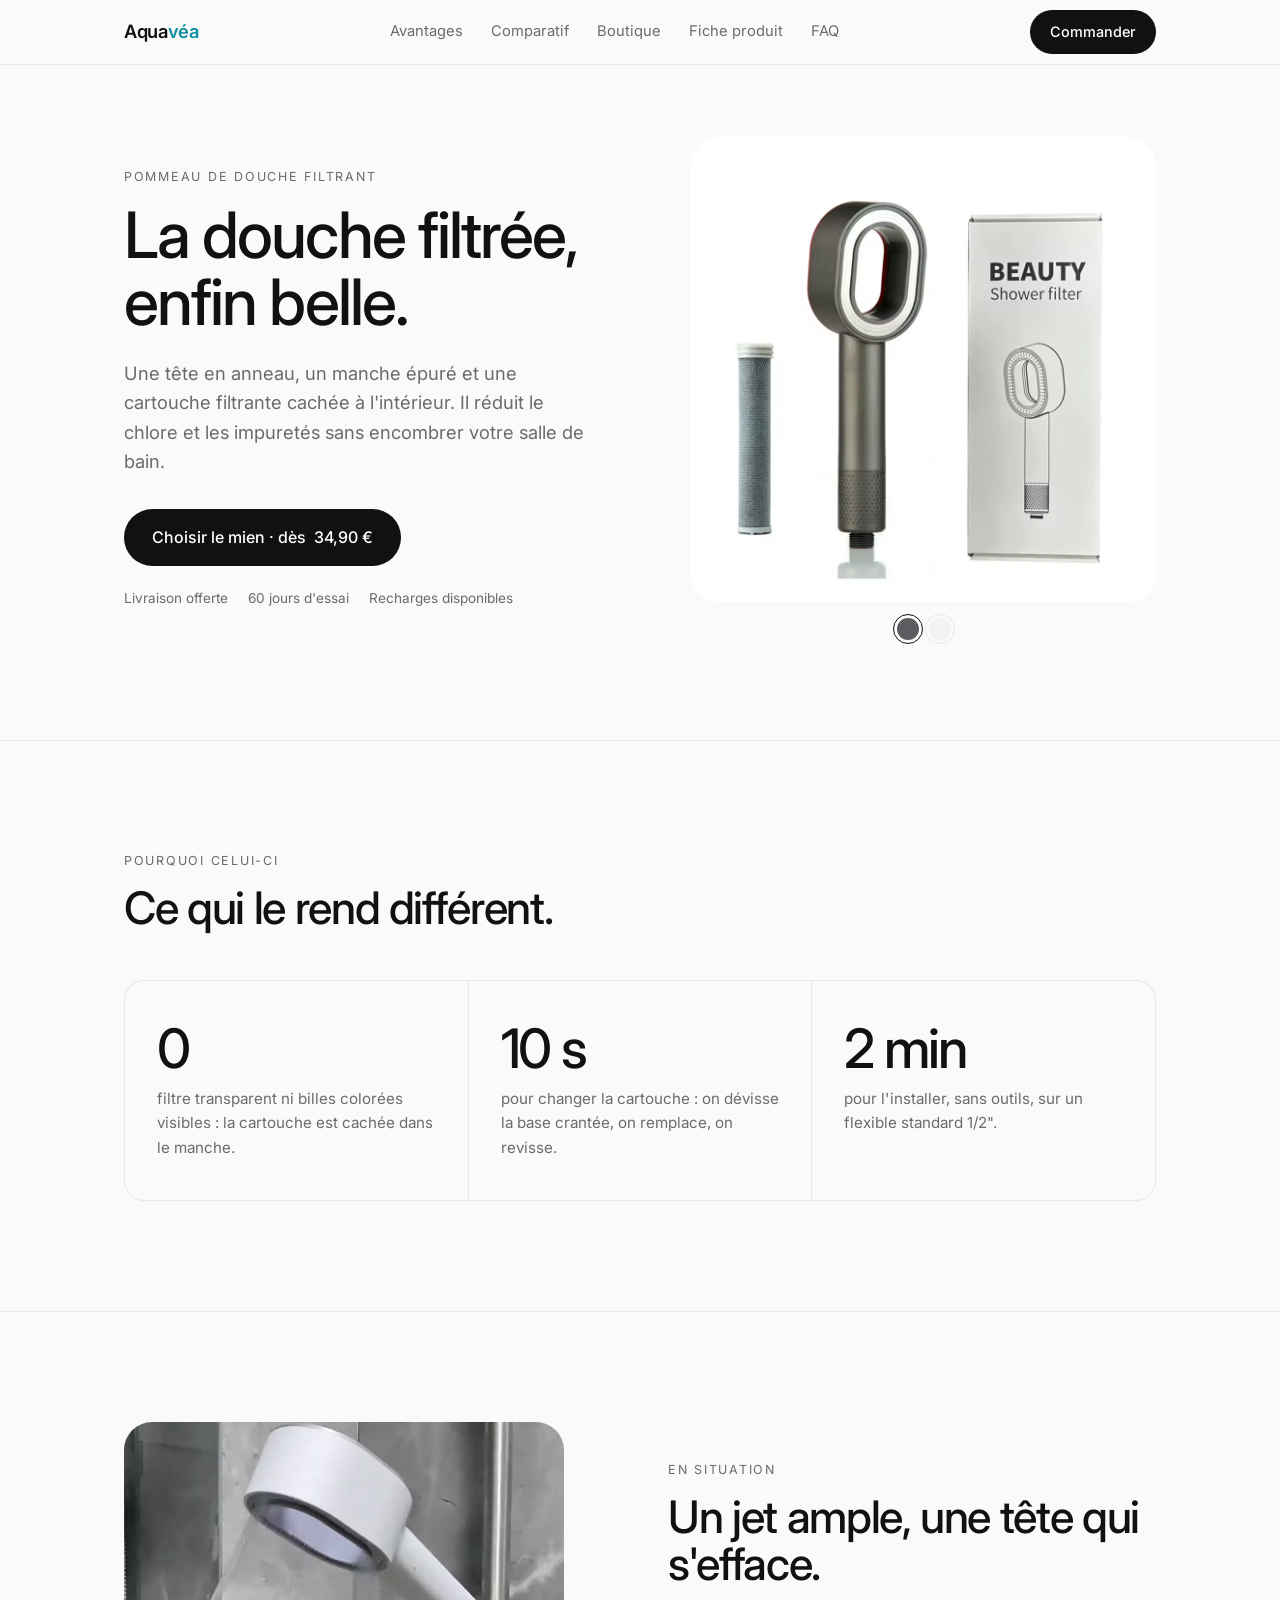
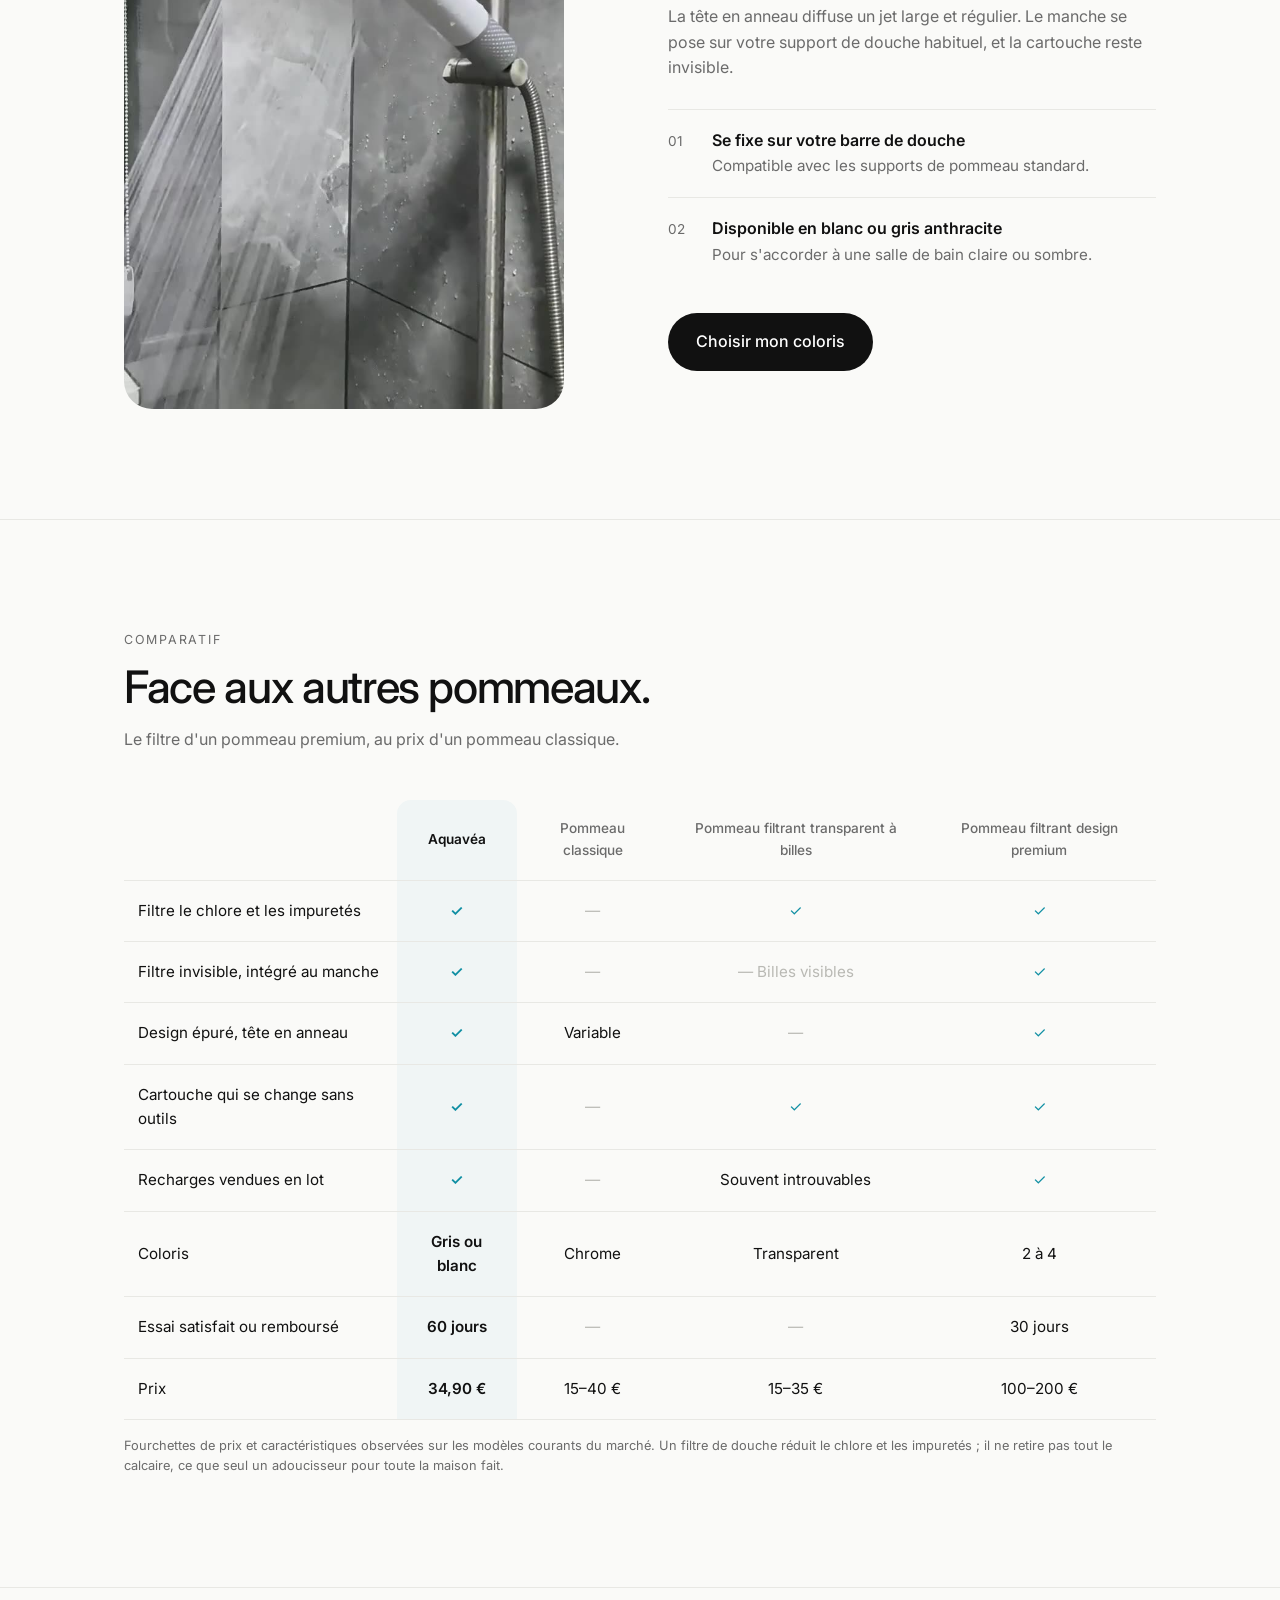
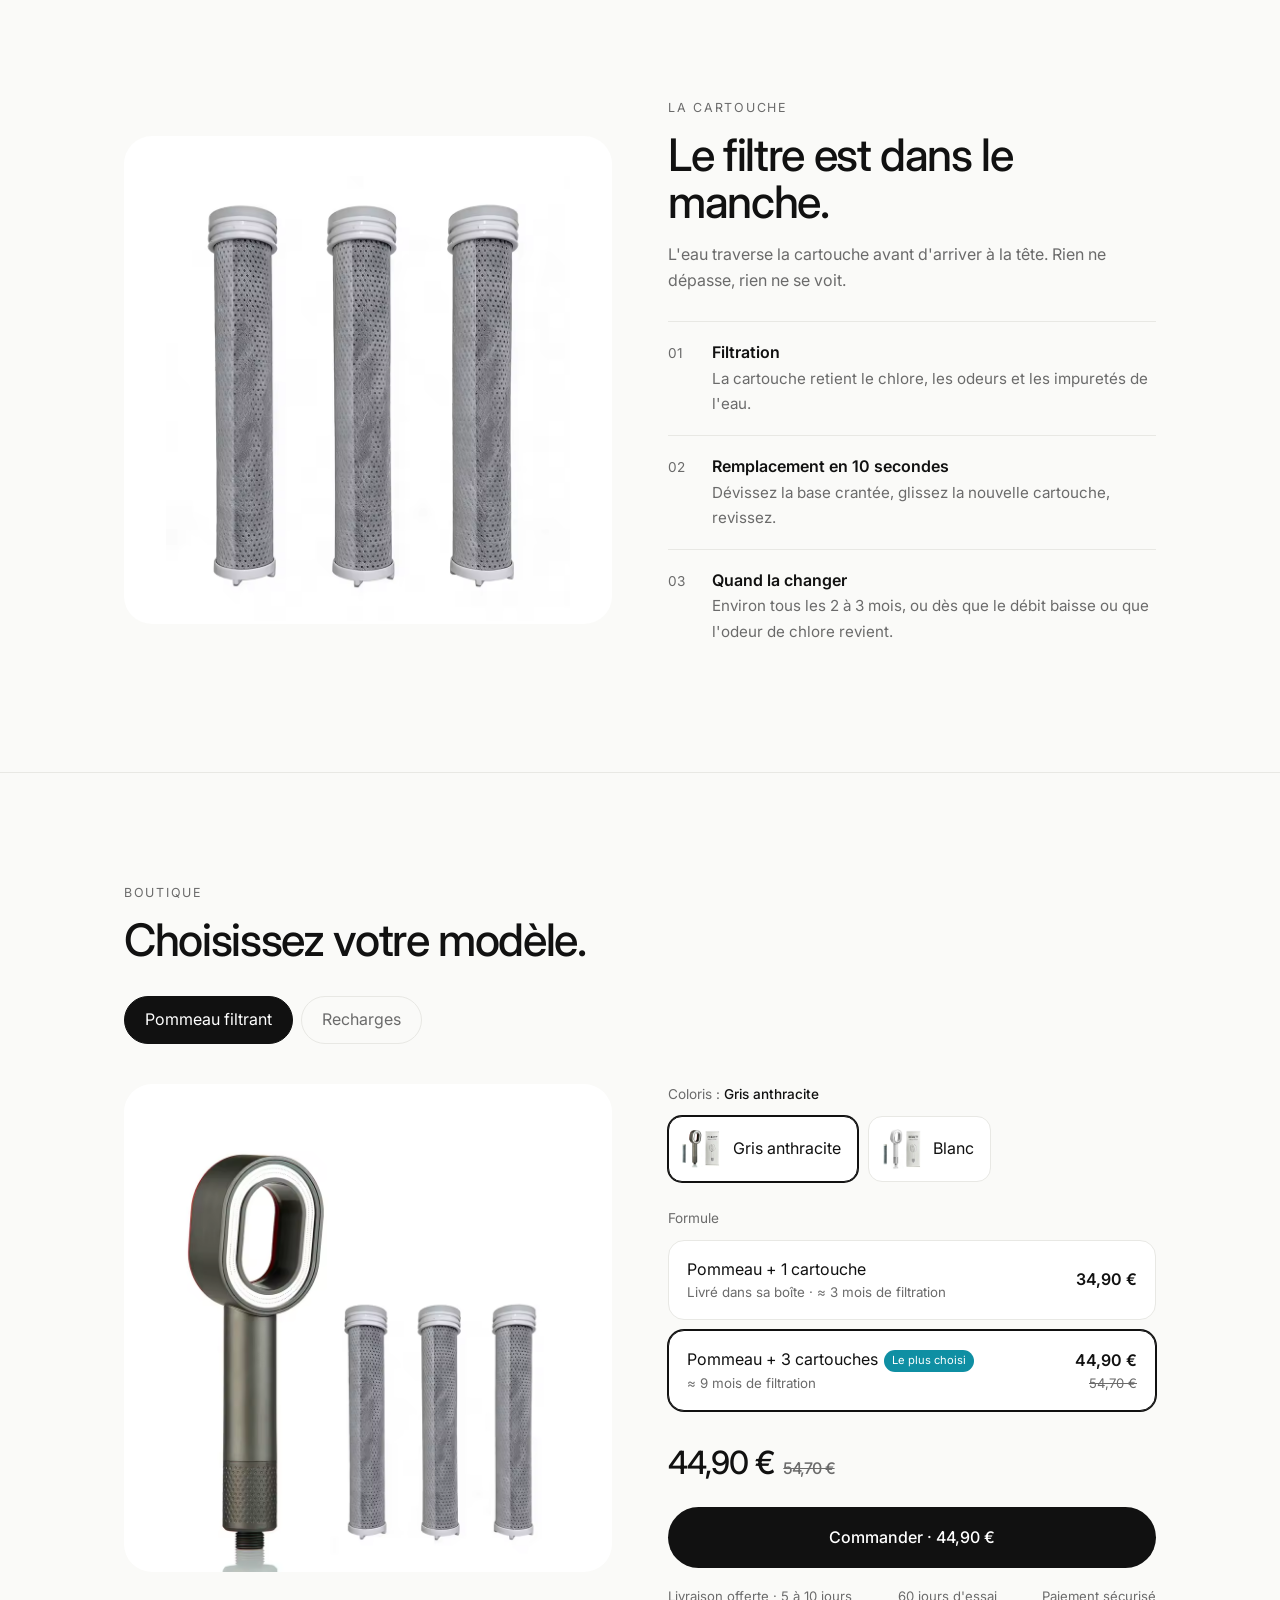
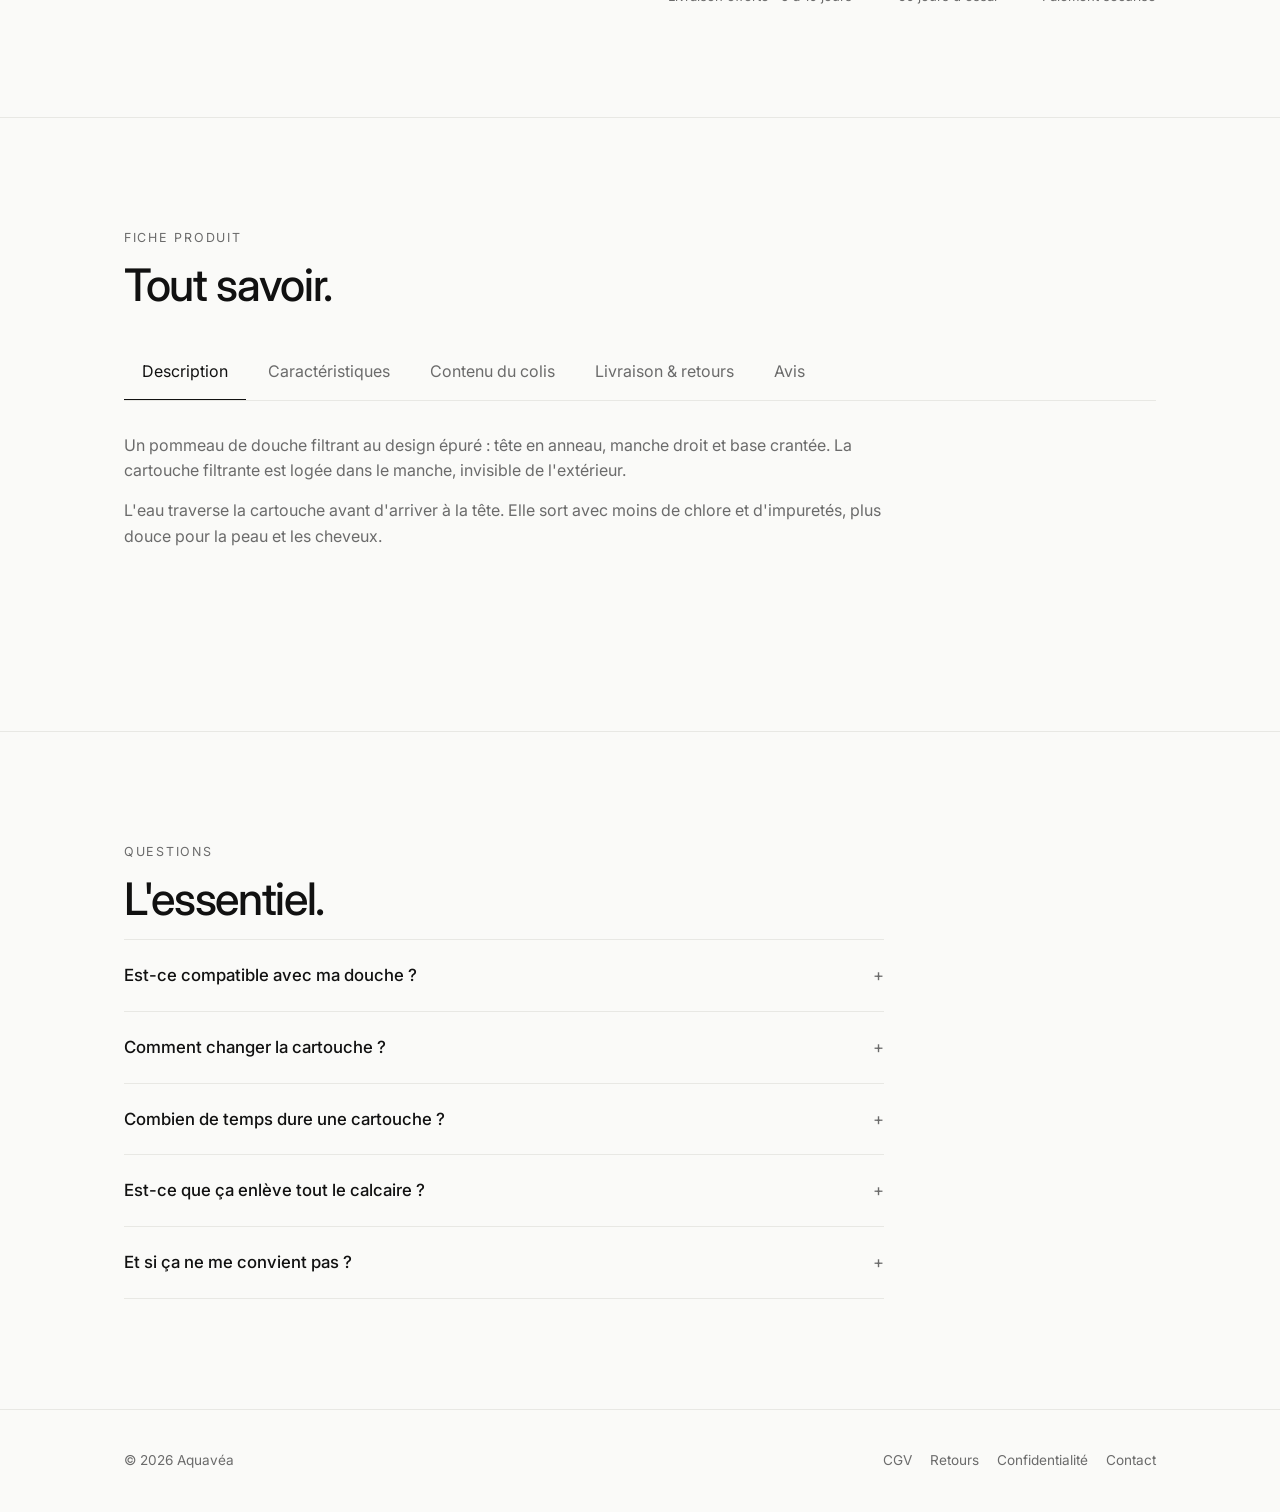
<file: minimal/index.html>
<!doctype html>
<html lang="fr">
<head>
<meta charset="utf-8">
<meta name="viewport" content="width=device-width, initial-scale=1">
<title>Aquavéa — Pommeau filtrant design</title>
<meta name="description" content="Le pommeau de douche filtrant au design épuré : tête en anneau, cartouche filtrante cachée dans le manche. Gris anthracite ou blanc. Livraison offerte, 60 jours d'essai.">
<link rel="icon" href="img/gris-1-cartouche.png">
<link rel="preconnect" href="https://fonts.googleapis.com">
<link rel="preconnect" href="https://fonts.gstatic.com" crossorigin>
<link href="https://fonts.googleapis.com/css2?family=Inter:wght@400;500;600&display=swap" rel="stylesheet">
<style>
  :root{--bg:#fafaf8;--ink:#111;--muted:#6b6b6b;--line:#e8e8e4;--accent:#0f8fa3;--card:#fff}
  *{box-sizing:border-box;margin:0;padding:0}
  html{scroll-behavior:smooth}
  body{font-family:Inter,system-ui,sans-serif;background:var(--bg);color:var(--ink);line-height:1.6;-webkit-font-smoothing:antialiased}
  img{display:block;max-width:100%}
  a{color:inherit;text-decoration:none}
  button{font:inherit;cursor:pointer;border:0;background:none;color:inherit}
  .wrap{max-width:1080px;margin:0 auto;padding:0 24px}
  h1,h2{font-weight:500;letter-spacing:-.03em;line-height:1.05}
  h1{font-size:clamp(2.4rem,5vw,4.2rem)}
  h2{font-size:clamp(1.8rem,4vw,2.8rem);margin-bottom:16px}
  .muted{color:var(--muted)}
  .label{font-size:.78rem;text-transform:uppercase;letter-spacing:.14em;color:var(--muted);margin-bottom:14px}
  section{padding:110px 0;border-top:1px solid var(--line)}
  .btn{display:inline-flex;justify-content:center;align-items:center;gap:8px;background:var(--ink);color:#fff;padding:16px 28px;border-radius:999px;font-weight:500;transition:opacity .2s}
  .btn:hover{opacity:.85}
  .photo{background:var(--card);border-radius:28px;display:grid;place-items:center;overflow:hidden}
  .photo img{mix-blend-mode:multiply;object-fit:contain}

  /* Nav */
  nav{position:sticky;top:0;z-index:10;background:rgba(250,250,248,.9);backdrop-filter:blur(10px);border-bottom:1px solid var(--line)}
  nav .wrap{display:flex;justify-content:space-between;align-items:center;height:64px}
  .logo{font-weight:600;letter-spacing:-.02em;font-size:1.15rem}
  .logo span{color:var(--accent)}
  nav .links{display:flex;gap:28px;font-size:.92rem;color:var(--muted)}
  nav .links a:hover{color:var(--ink)}
  nav .btn{padding:10px 20px;font-size:.9rem}
  @media (max-width:760px){nav .links{display:none}}

  /* Hero */
  .hero{border-top:0;padding:72px 0 100px}
  .hero .wrap{display:grid;grid-template-columns:1.1fr 1fr;gap:56px;align-items:center}
  .hero p.lead{font-size:1.15rem;color:var(--muted);margin:24px 0 32px;max-width:460px}
  .hero .photo{aspect-ratio:1;padding:32px}
  .hero .photo img{max-height:100%}
  .hero__meta{display:flex;gap:12px 20px;margin-top:22px;font-size:.85rem;color:var(--muted);flex-wrap:wrap}
  .dots{display:flex;gap:10px;margin-top:16px;justify-content:center}
  .dots button{width:22px;height:22px;border-radius:50%;background:var(--c);outline:1px solid var(--line);outline-offset:3px}
  .dots button.on{outline:1.5px solid var(--ink)}
  @media (max-width:860px){.hero .wrap{grid-template-columns:1fr}.hero__visual{order:-1;max-width:440px;width:100%}}

  /* Chiffres */
  .numbers{display:grid;grid-template-columns:repeat(3,1fr);gap:1px;background:var(--line);border:1px solid var(--line);border-radius:20px;overflow:hidden;margin-top:48px}
  .numbers div{background:var(--bg);padding:40px 32px}
  .numbers b{display:block;font-size:clamp(2.2rem,4.6vw,3.4rem);font-weight:500;letter-spacing:-.04em;line-height:1}
  .numbers span{display:block;margin-top:12px;color:var(--muted);font-size:.95rem}
  @media (max-width:760px){.numbers{grid-template-columns:1fr}}

  /* Comparatif */
  .table-wrap{overflow-x:auto;margin-top:48px;-webkit-overflow-scrolling:touch}
  .cmp{width:100%;min-width:720px;border-collapse:collapse;font-size:.95rem}
  .cmp th,.cmp td{padding:18px 14px;border-bottom:1px solid var(--line);text-align:center;vertical-align:middle}
  .cmp th{font-weight:500;font-size:.85rem;color:var(--muted)}
  .cmp td:first-child,.cmp th:first-child{text-align:left;color:var(--ink)}
  .cmp th.us{color:var(--ink);font-weight:600;background:#f0f5f5;border-radius:14px 14px 0 0}
  .cmp td.us{background:#f0f5f5;font-weight:600}
  .yes{color:var(--accent)} .no{color:#b9b9b4}
  .note{font-size:.8rem;color:var(--muted);margin-top:16px}

  /* Cartouche */
  .feat{display:grid;grid-template-columns:1fr 1fr;gap:56px;align-items:center}
  .feat .photo{aspect-ratio:1;padding:40px}
  .feat ol{list-style:none;counter-reset:f;margin-top:28px}
  .feat li{counter-increment:f;display:grid;grid-template-columns:44px 1fr;padding:18px 0;border-top:1px solid var(--line)}
  .feat li::before{content:counter(f,decimal-leading-zero);color:var(--muted);font-size:.85rem;padding-top:3px}
  .feat li b{font-weight:600;display:block}
  .feat li span{color:var(--muted);font-size:.95rem}
  @media (max-width:860px){.feat{grid-template-columns:1fr}}

  .video{border-radius:28px;overflow:hidden;aspect-ratio:3/4;max-width:440px;width:100%;background:#2b2e31}
  .video video{width:100%;height:100%;object-fit:cover;display:block}
  @media (max-width:860px){.video{margin:0 auto}}

  /* Boutique : catégories */
  .cats{display:flex;gap:8px;margin:32px 0 40px;flex-wrap:wrap}
  .cats button{padding:10px 20px;border-radius:999px;border:1px solid var(--line);color:var(--muted);transition:.2s}
  .cats button.on{background:var(--ink);color:#fff;border-color:var(--ink)}
  .shop{display:grid;grid-template-columns:1fr 1fr;gap:56px;align-items:start}
  .shop .photo{aspect-ratio:1;padding:28px;position:sticky;top:88px}
  .shop .photo img{max-height:100%;transition:opacity .25s}
  .group{margin-bottom:26px}
  .group__label{font-size:.85rem;color:var(--muted);margin-bottom:10px}
  .group__label b{color:var(--ink);font-weight:500}
  .chips{display:flex;gap:10px;flex-wrap:wrap}
  .chip{display:flex;align-items:center;gap:10px;padding:10px 16px 10px 10px;border:1px solid var(--line);border-radius:14px;background:var(--card);transition:border-color .2s}
  .chip img{width:44px;height:44px;object-fit:contain;mix-blend-mode:multiply}
  .chip.on{border-color:var(--ink);box-shadow:0 0 0 1px var(--ink)}
  .chip small{display:block;color:var(--muted);font-size:.78rem}
  .opts{display:grid;gap:10px}
  .opt{display:flex;justify-content:space-between;align-items:center;gap:16px;border:1px solid var(--line);border-radius:16px;padding:16px 18px;cursor:pointer;background:var(--card);transition:border-color .2s;text-align:left;width:100%}
  .opt.on{border-color:var(--ink);box-shadow:0 0 0 1px var(--ink)}
  .opt small{display:block;color:var(--muted)}
  .opt strong{font-weight:600;white-space:nowrap;text-align:right}
  .opt s{display:block;color:var(--muted);font-weight:400;font-size:.82rem}
  .tag{display:inline-block;font-size:.7rem;background:var(--accent);color:#fff;padding:2px 8px;border-radius:999px;margin-left:6px;vertical-align:middle}
  .price{font-size:2rem;font-weight:500;letter-spacing:-.03em;margin:6px 0 18px}
  .price s{font-size:1rem;color:var(--muted);margin-left:8px}
  .shop .btn{width:100%;padding:18px}
  .reassure{display:flex;justify-content:space-between;gap:12px;margin-top:18px;font-size:.82rem;color:var(--muted);flex-wrap:wrap}
  @media (max-width:860px){.shop{grid-template-columns:1fr}.shop .photo{position:static;max-width:440px;width:100%;margin:0 auto}}

  /* Onglets fiche produit */
  .tabs{display:flex;gap:4px;border-bottom:1px solid var(--line);margin-top:36px;overflow-x:auto;scrollbar-width:none}
  .tabs::-webkit-scrollbar{display:none}
  .tabs button{padding:14px 18px;color:var(--muted);white-space:nowrap;border-bottom:2px solid transparent;margin-bottom:-1px;transition:color .2s}
  .tabs button:hover{color:var(--ink)}
  .tabs button[aria-selected="true"]{color:var(--ink);border-bottom-color:var(--ink)}
  .tabpanel{padding:32px 0 0;max-width:760px;min-height:220px}
  .tabpanel p{color:var(--muted);margin-bottom:14px}
  .tabpanel ul{list-style:none}
  .tabpanel li{padding:14px 0;border-bottom:1px solid var(--line)}
  .tabpanel li::before{content:"—";color:var(--accent);margin-right:12px}
  .specs{width:100%;border-collapse:collapse;font-size:.95rem}
  .specs td{padding:14px 0;border-bottom:1px solid var(--line);vertical-align:top}
  .specs td:first-child{color:var(--muted);width:40%;padding-right:16px}
  .review{padding:18px 0;border-bottom:1px solid var(--line)}
  .review .stars{color:#e0a100;letter-spacing:2px}
  .review small{color:var(--muted)}

  /* FAQ */
  details{border-top:1px solid var(--line);padding:22px 0}
  details:last-child{border-bottom:1px solid var(--line)}
  summary{list-style:none;cursor:pointer;display:flex;justify-content:space-between;gap:16px;font-weight:500;font-size:1.05rem}
  summary::-webkit-details-marker{display:none}
  summary::after{content:"+";color:var(--muted);font-weight:400}
  details[open] summary::after{content:"–"}
  details p{color:var(--muted);margin-top:12px;max-width:720px}
  .faq{max-width:760px}

  footer{border-top:1px solid var(--line);padding:40px 0;font-size:.85rem;color:var(--muted)}
  footer .wrap{display:flex;justify-content:space-between;gap:20px;flex-wrap:wrap}
  footer a{margin-left:18px}
  .toast{position:fixed;left:50%;bottom:24px;transform:translate(-50%,20px);background:var(--ink);color:#fff;padding:12px 20px;border-radius:999px;font-size:.9rem;opacity:0;transition:.3s;pointer-events:none;max-width:calc(100% - 32px);text-align:center}
  .toast.on{opacity:1;transform:translate(-50%,0)}
</style>
</head>
<body>

<nav>
  <div class="wrap">
    <a href="#" class="logo">Aqua<span>véa</span></a>
    <div class="links"><a href="#avantages">Avantages</a><a href="#comparatif">Comparatif</a><a href="#boutique">Boutique</a><a href="#infos">Fiche produit</a><a href="#faq">FAQ</a></div>
    <a href="#boutique" class="btn">Commander</a>
  </div>
</nav>

<!-- HERO -->
<section class="hero">
  <div class="wrap">
    <div>
      <p class="label">Pommeau de douche filtrant</p>
      <h1>La douche filtrée,<br>enfin belle.</h1>
      <p class="lead">Une tête en anneau, un manche épuré et une cartouche filtrante cachée à l'intérieur. Il réduit le chlore et les impuretés sans encombrer votre salle de bain.</p>
      <a href="#boutique" class="btn">Choisir le mien · dès <span data-price-from>--</span></a>
      <div class="hero__meta"><span>Livraison offerte</span><span>60 jours d'essai</span><span>Recharges disponibles</span></div>
    </div>
    <div class="hero__visual">
      <div class="photo"><img src="img/gris-1-cartouche.png" alt="Pommeau filtrant Aquavéa gris anthracite avec sa cartouche et sa boîte" data-hero-img></div>
      <div class="dots" data-hero-dots>
        <button class="on" style="--c:#5b5d60" data-img="img/gris-1-cartouche.png" aria-label="Gris anthracite"></button>
        <button style="--c:#f2f2f0" data-img="img/blanc-1-cartouche.png" aria-label="Blanc"></button>
      </div>
    </div>
  </div>
</section>

<!-- AVANTAGES -->
<section id="avantages">
  <div class="wrap">
    <p class="label">Pourquoi celui-ci</p>
    <h2>Ce qui le rend différent.</h2>
    <div class="numbers">
      <div><b>0</b><span>filtre transparent ni billes colorées visibles : la cartouche est cachée dans le manche.</span></div>
      <div><b>10 s</b><span>pour changer la cartouche : on dévisse la base crantée, on remplace, on revisse.</span></div>
      <div><b>2 min</b><span>pour l'installer, sans outils, sur un flexible standard 1/2".</span></div>
    </div>
  </div>
</section>

<!-- EN SITUATION (vidéo) -->
<section id="video">
  <div class="wrap feat">
    <div class="video"><video src="video/demo.mp4" poster="video/demo-poster.jpg" autoplay muted loop playsinline preload="metadata" aria-label="Le pommeau Aquavéa blanc en fonctionnement"></video></div>
    <div>
      <p class="label">En situation</p>
      <h2>Un jet ample, une tête qui s'efface.</h2>
      <p class="muted">La tête en anneau diffuse un jet large et régulier. Le manche se pose sur votre support de douche habituel, et la cartouche reste invisible.</p>
      <ol>
        <li><div><b>Se fixe sur votre barre de douche</b><span>Compatible avec les supports de pommeau standard.</span></div></li>
        <li><div><b>Disponible en blanc ou gris anthracite</b><span>Pour s'accorder à une salle de bain claire ou sombre.</span></div></li>
      </ol>
      <a href="#boutique" class="btn" style="margin-top:28px">Choisir mon coloris</a>
    </div>
  </div>
</section>

<!-- COMPARATIF -->
<section id="comparatif">
  <div class="wrap">
    <p class="label">Comparatif</p>
    <h2>Face aux autres pommeaux.</h2>
    <p class="muted">Le filtre d'un pommeau premium, au prix d'un pommeau classique.</p>
    <div class="table-wrap">
      <table class="cmp">
        <thead>
          <tr><th></th><th class="us">Aquavéa</th><th>Pommeau classique</th><th>Pommeau filtrant transparent à billes</th><th>Pommeau filtrant design premium</th></tr>
        </thead>
        <tbody>
          <tr><td>Filtre le chlore et les impuretés</td><td class="us yes">✓</td><td class="no">—</td><td class="yes">✓</td><td class="yes">✓</td></tr>
          <tr><td>Filtre invisible, intégré au manche</td><td class="us yes">✓</td><td class="no">—</td><td class="no">— Billes visibles</td><td class="yes">✓</td></tr>
          <tr><td>Design épuré, tête en anneau</td><td class="us yes">✓</td><td>Variable</td><td class="no">—</td><td class="yes">✓</td></tr>
          <tr><td>Cartouche qui se change sans outils</td><td class="us yes">✓</td><td class="no">—</td><td class="yes">✓</td><td class="yes">✓</td></tr>
          <tr><td>Recharges vendues en lot</td><td class="us yes">✓</td><td class="no">—</td><td>Souvent introuvables</td><td class="yes">✓</td></tr>
          <tr><td>Coloris</td><td class="us">Gris ou blanc</td><td>Chrome</td><td>Transparent</td><td>2 à 4</td></tr>
          <tr><td>Essai satisfait ou remboursé</td><td class="us">60 jours</td><td class="no">—</td><td class="no">—</td><td>30 jours</td></tr>
          <tr><td>Prix</td><td class="us" data-price-from>--</td><td>15–40 €</td><td>15–35 €</td><td>100–200 €</td></tr>
        </tbody>
      </table>
    </div>
    <p class="note">Fourchettes de prix et caractéristiques observées sur les modèles courants du marché. Un filtre de douche réduit le chlore et les impuretés ; il ne retire pas tout le calcaire, ce que seul un adoucisseur pour toute la maison fait.</p>
  </div>
</section>

<!-- CARTOUCHE -->
<section>
  <div class="wrap feat">
    <div class="photo"><img src="img/recharges-3.png" alt="Lot de 3 cartouches filtrantes"></div>
    <div>
      <p class="label">La cartouche</p>
      <h2>Le filtre est dans le manche.</h2>
      <p class="muted">L'eau traverse la cartouche avant d'arriver à la tête. Rien ne dépasse, rien ne se voit.</p>
      <ol>
        <li><div><b>Filtration</b><span>La cartouche retient le chlore, les odeurs et les impuretés de l'eau.</span></div></li>
        <li><div><b>Remplacement en 10 secondes</b><span>Dévissez la base crantée, glissez la nouvelle cartouche, revissez.</span></div></li>
        <li><div><b>Quand la changer</b><span>Environ tous les 2 à 3 mois, ou dès que le débit baisse ou que l'odeur de chlore revient.</span></div></li>
      </ol>
    </div>
  </div>
</section>

<!-- BOUTIQUE : catégories -->
<section id="boutique">
  <div class="wrap">
    <p class="label">Boutique</p>
    <h2>Choisissez votre modèle.</h2>
    <div class="cats" role="tablist" data-cats>
      <button class="on" data-cat="pommeau">Pommeau filtrant</button>
      <button data-cat="recharges">Recharges</button>
    </div>
    <div class="shop">
      <div class="photo"><img src="img/gris-3-cartouches.png" alt="" data-shop-img></div>
      <div>
        <div class="group" data-group-color>
          <div class="group__label">Coloris : <b data-color-name></b></div>
          <div class="chips" data-colors></div>
        </div>
        <div class="group">
          <div class="group__label" data-pack-label>Formule</div>
          <div class="opts" data-packs></div>
        </div>
        <div class="price"><span data-total>--</span><s data-compare></s></div>
        <button class="btn" data-buy>Commander</button>
        <div class="reassure"><span>Livraison offerte · 5 à 10 jours</span><span>60 jours d'essai</span><span>Paiement sécurisé</span></div>
      </div>
    </div>
  </div>
</section>

<!-- FICHE PRODUIT EN ONGLETS -->
<section id="infos">
  <div class="wrap">
    <p class="label">Fiche produit</p>
    <h2>Tout savoir.</h2>
    <div class="tabs" role="tablist" data-tabs></div>
    <div class="tabpanel" role="tabpanel" data-tabpanel></div>
  </div>
</section>

<!-- FAQ -->
<section id="faq">
  <div class="wrap">
    <p class="label">Questions</p>
    <h2>L'essentiel.</h2>
    <div class="faq">
      <details><summary>Est-ce compatible avec ma douche ?</summary><p>Oui, avec tout flexible au raccord standard 1/2" (G1/2), soit la quasi-totalité des douches en Belgique et en France.</p></details>
      <details><summary>Comment changer la cartouche ?</summary><p>Dévissez la base crantée du manche, retirez l'ancienne cartouche, insérez la nouvelle et revissez. Laissez couler l'eau 30 secondes avant la première douche.</p></details>
      <details><summary>Combien de temps dure une cartouche ?</summary><p>Environ 2 à 3 mois pour 2 personnes, selon la qualité de l'eau et l'usage. Changez-la dès que le débit baisse ou que l'odeur de chlore revient.</p></details>
      <details><summary>Est-ce que ça enlève tout le calcaire ?</summary><p>Non. Le filtre réduit le chlore et les impuretés. Pour retirer tout le calcaire, il faut un adoucisseur sur toute l'installation.</p></details>
      <details><summary>Et si ça ne me convient pas ?</summary><p>Vous avez 60 jours après réception pour le renvoyer. On vous rembourse le pommeau, sans justification.</p></details>
    </div>
  </div>
</section>

<footer>
  <div class="wrap">
    <span>© <span data-year></span> Aquavéa</span>
    <span><a href="#">CGV</a><a href="#">Retours</a><a href="#">Confidentialité</a><a href="mailto:contact@exemple.com">Contact</a></span>
  </div>
</footer>

<div class="toast" data-toast></div>

<script>
/* ===================== CONFIGURATION ===================== */
const CONFIG = {
  cartridgePrice: 9.90,   // prix d'une cartouche à l'unité (sert au prix barré)
  checkoutUrl: '',        // lien Shopify / Stripe — vide = mode démo

  // Catégories de la boutique = variantes de la fiche fournisseur
  colors: [
    { id: 'gris', name: 'Gris anthracite', swatch: '#5b5d60' },
    { id: 'blanc', name: 'Blanc', swatch: '#f2f2f0' },
  ],
  categories: {
    pommeau: {
      label: 'Formule', hasColor: true,
      packs: [
        { id: 'p1', title: 'Pommeau + 1 cartouche', sub: 'Livré dans sa boîte · ≈ 3 mois de filtration', price: 34.90,
          img: { gris: 'img/gris-1-cartouche.png', blanc: 'img/blanc-1-cartouche.png' } },
        { id: 'p3', title: 'Pommeau + 3 cartouches', sub: '≈ 9 mois de filtration', price: 44.90, cartridges: 2, tag: 'Le plus choisi', default: true,
          img: { gris: 'img/gris-3-cartouches.png', blanc: 'img/blanc-3-cartouches.png' } },
      ],
    },
    recharges: {
      label: 'Recharges', hasColor: false,
      packs: [
        { id: 'r3', title: 'Lot de 3 cartouches', sub: 'Compatibles gris et blanc · ≈ 9 mois', price: 19.90, cartridges: 3, default: true, img: 'img/recharges-3.png' },
      ],
    },
  },

  // Onglets « Fiche produit » — complétez avec les infos exactes de la fiche fournisseur
  tabs: [
    { title: 'Description', type: 'text', content: [
      'Un pommeau de douche filtrant au design épuré : tête en anneau, manche droit et base crantée. La cartouche filtrante est logée dans le manche, invisible de l\'extérieur.',
      'L\'eau traverse la cartouche avant d\'arriver à la tête. Elle sort avec moins de chlore et d\'impuretés, plus douce pour la peau et les cheveux.',
    ] },
    { title: 'Caractéristiques', type: 'specs', content: [
      ['Coloris', 'Gris anthracite, blanc'],
      ['Raccord', 'G1/2" standard (à confirmer)'],
      ['Filtre', 'Cartouche intégrée au manche, remplaçable sans outils'],
      ['Matériau', 'À compléter'],
      ['Débit', 'À compléter'],
      ['Durée d\'une cartouche', '≈ 2 à 3 mois selon l\'usage'],
    ] },
    { title: 'Contenu du colis', type: 'list', content: [
      'Pommeau + 1 cartouche : 1 pommeau, 1 cartouche installée, boîte',
      'Pommeau + 3 cartouches : 1 pommeau, 1 cartouche installée, 2 cartouches de rechange',
      'Lot de recharges : 3 cartouches',
    ] },
    { title: 'Livraison & retours', type: 'list', content: [
      'Livraison offerte en Belgique, France et Luxembourg',
      'Délai : 5 à 10 jours ouvrés, numéro de suivi par e-mail',
      '60 jours pour essayer : satisfait ou remboursé',
    ] },
    { title: 'Avis', type: 'reviews', content: [
      // Uniquement de vrais avis clients : { name: 'Julie M.', stars: 5, text: '…' }
    ] },
  ],
};

/* ===================== LOGIQUE ===================== */
const $ = (s) => document.querySelector(s), $$ = (s) => [...document.querySelectorAll(s)];
const eur = (n) => n.toLocaleString('fr-BE', { minimumFractionDigits: 2, maximumFractionDigits: 2 }) + ' €';
const fullPrice = (p, cat) => cat === 'pommeau' ? CONFIG.categories.pommeau.packs[0].price + (p.cartridges || 0) * CONFIG.cartridgePrice : (p.cartridges || 0) * CONFIG.cartridgePrice;

const state = { cat: 'pommeau', color: 'gris', pack: null };
const packOf = () => CONFIG.categories[state.cat].packs.find(p => p.id === state.pack);

function renderShop() {
  const cat = CONFIG.categories[state.cat];
  if (!cat.packs.some(p => p.id === state.pack)) state.pack = (cat.packs.find(p => p.default) || cat.packs[0]).id;
  $('[data-group-color]').hidden = !cat.hasColor;
  $('[data-pack-label]').textContent = cat.label;
  const c = CONFIG.colors.find(c => c.id === state.color);
  $('[data-color-name]').textContent = c.name;
  $('[data-colors]').innerHTML = CONFIG.colors.map(col => `
    <button class="chip ${col.id === state.color ? 'on' : ''}" data-color="${col.id}">
      <img src="${CONFIG.categories.pommeau.packs[0].img[col.id]}" alt=""><span>${col.name}</span>
    </button>`).join('');
  $('[data-packs]').innerHTML = cat.packs.map(p => {
    const full = fullPrice(p, state.cat);
    return `<button class="opt ${p.id === state.pack ? 'on' : ''}" data-pack="${p.id}">
      <span><span>${p.title}${p.tag ? `<span class="tag">${p.tag}</span>` : ''}</span><small>${p.sub}</small></span>
      <strong>${eur(p.price)}${full - p.price > 0.5 ? `<s>${eur(full)}</s>` : ''}</strong>
    </button>`;
  }).join('');
  const p = packOf(), full = fullPrice(p, state.cat);
  const img = $('[data-shop-img]');
  img.src = typeof p.img === 'string' ? p.img : p.img[state.color];
  img.alt = `${p.title}${cat.hasColor ? ' — ' + c.name : ''}`;
  $('[data-total]').textContent = eur(p.price);
  $('[data-compare]').textContent = full - p.price > 0.5 ? eur(full) : '';
  $('[data-buy]').textContent = `Commander · ${eur(p.price)}`;
  $$('[data-color]').forEach(b => b.addEventListener('click', () => { state.color = b.dataset.color; renderShop(); }));
  $$('[data-pack]').forEach(b => b.addEventListener('click', () => { state.pack = b.dataset.pack; renderShop(); }));
}
$$('[data-cat]').forEach(b => b.addEventListener('click', () => {
  $$('[data-cat]').forEach(x => x.classList.toggle('on', x === b));
  state.cat = b.dataset.cat; renderShop();
}));
renderShop();

// Hero : choix du coloris
$$('[data-hero-dots] button').forEach(b => b.addEventListener('click', () => {
  $$('[data-hero-dots] button').forEach(x => x.classList.toggle('on', x === b));
  $('[data-hero-img]').src = b.dataset.img;
}));

$$('[data-price-from]').forEach(e => e.textContent = eur(Math.min(...CONFIG.categories.pommeau.packs.map(p => p.price))));
$('[data-year]').textContent = new Date().getFullYear();

// Onglets fiche produit
const renderTab = (t) => {
  const c = t.content;
  if (t.type === 'text') return c.map(p => `<p>${p}</p>`).join('');
  if (t.type === 'specs') return `<table class="specs">${c.map(([k, v]) => `<tr><td>${k}</td><td>${v}</td></tr>`).join('')}</table>`;
  if (t.type === 'list') return `<ul>${c.map(li => `<li>${li}</li>`).join('')}</ul>`;
  if (t.type === 'reviews') return c.length
    ? c.map(r => `<div class="review"><span class="stars">${'★'.repeat(r.stars)}${'☆'.repeat(5 - r.stars)}</span><p>${r.text}</p><small>${r.name}</small></div>`).join('')
    : '<p class="muted">Aucun avis pour le moment. Les premiers avis clients apparaîtront ici après les premières livraisons.</p>';
  return '';
};
$('[data-tabs]').innerHTML = CONFIG.tabs.map((t, i) => `<button role="tab" data-tab="${i}" aria-selected="${i === 0}">${t.title}${t.type === 'reviews' && t.content.length ? ` (${t.content.length})` : ''}</button>`).join('');
const showTab = (i) => { $$('[data-tab]').forEach((b, j) => b.setAttribute('aria-selected', i === j)); $('[data-tabpanel]').innerHTML = renderTab(CONFIG.tabs[i]); };
$$('[data-tab]').forEach(b => b.addEventListener('click', () => showTab(+b.dataset.tab)));
showTab(0);

// Commande
$('[data-buy]').addEventListener('click', () => {
  const p = packOf();
  if (CONFIG.checkoutUrl) return location.href = `${CONFIG.checkoutUrl}?variant=${p.id}${CONFIG.categories[state.cat].hasColor ? '-' + state.color : ''}`;
  const t = $('[data-toast]'); t.textContent = 'Mode démo : ajoutez votre lien de paiement dans CONFIG.checkoutUrl';
  t.classList.add('on'); setTimeout(() => t.classList.remove('on'), 2600);
});
</script>
</body>
</html>
</file>
<file: styles.css>
:root{
  --bg:#f6fafb; --surface:#fff; --ink:#0f2a33; --muted:#557079; --line:#dbe7ea;
  --accent:#0f8fa3; --accent-2:#0b6f80; --accent-soft:#e3f4f6; --warm:#ff7a59;
  --green:#1f9d55; --star:#f5a623; --radius:16px; --shadow:0 12px 32px rgba(15,42,51,.08);
}
*{box-sizing:border-box;margin:0;padding:0}
html{scroll-behavior:smooth}
body{font-family:Inter,system-ui,sans-serif;background:var(--bg);color:var(--ink);line-height:1.55;-webkit-font-smoothing:antialiased}
img{max-width:100%;display:block}
a{color:inherit;text-decoration:none}
button{font:inherit;cursor:pointer;border:0;background:none;color:inherit}
[hidden]{display:none!important}
.container{max-width:1180px;margin:0 auto;padding:0 16px}
.center{text-align:center}
h1,h2{font-family:Fraunces,Georgia,serif;letter-spacing:-.01em;line-height:1.12}
h2{font-size:clamp(1.7rem,3.6vw,2.6rem);margin-bottom:1rem}
h3{line-height:1.25}
.eyebrow{text-transform:uppercase;letter-spacing:.12em;font-size:.76rem;font-weight:700;color:var(--accent);margin-bottom:.6rem}
.lead{color:var(--muted);font-size:1.08rem}
section{padding:72px 0}

.btn{display:inline-flex;align-items:center;justify-content:center;gap:.5rem;padding:14px 26px;border-radius:999px;font-weight:700;transition:transform .15s,background .15s}
.btn:hover{transform:translateY(-1px)}
.btn--primary{background:var(--accent);color:#fff;box-shadow:0 8px 20px rgba(15,143,163,.3)}
.btn--primary:hover{background:var(--accent-2)}
.btn--xl{width:100%;padding:18px;font-size:1.08rem;margin-top:8px}
.btn--small{padding:8px 14px;font-size:.85rem;background:var(--ink);color:#fff}
.btn--ghost{border:2px solid var(--ink)}

/* Annonce + header */
.announce{background:var(--ink);color:#fff;font-size:.85rem;overflow:hidden}
.announce__track{display:flex;justify-content:center;gap:48px;padding:9px 16px;white-space:nowrap}
.announce strong{color:#7fe0ee}
@media (max-width:900px){.announce__track{justify-content:flex-start;animation:marquee 22s linear infinite}@keyframes marquee{to{transform:translateX(-66%)}}}
.header{position:sticky;top:0;z-index:40;background:rgba(246,250,251,.92);backdrop-filter:blur(10px);border-bottom:1px solid var(--line)}
.header__inner{display:flex;align-items:center;justify-content:space-between;height:64px}
.logo{font-family:Fraunces,serif;font-weight:700;font-size:1.55rem}
.logo span{color:var(--accent)}
.logo--light{color:#fff}.logo--light span{color:#7fe0ee}
.nav{display:flex;gap:28px;font-weight:500;color:var(--muted)}
.nav a:hover{color:var(--ink)}
.cart-btn{position:relative;padding:8px}
.cart-count{position:absolute;top:0;right:-2px;background:var(--warm);color:#fff;font-size:.7rem;font-weight:700;min-width:18px;height:18px;border-radius:9px;display:grid;place-items:center}
@media (max-width:800px){.nav{display:none}}

/* Produit */
.product{display:grid;grid-template-columns:1.05fr 1fr;gap:48px;padding-top:36px}
.gallery{position:sticky;top:84px;align-self:start}
.gallery__main{position:relative;background:radial-gradient(circle at 30% 20%,#fff,#d8eff3);border-radius:24px;aspect-ratio:1/1;display:grid;place-items:center;padding:48px;box-shadow:var(--shadow);overflow:hidden}
.badge{position:absolute;top:18px;left:18px;background:var(--warm);color:#fff;font-weight:800;padding:6px 12px;border-radius:999px}
.gallery__chips{position:absolute;bottom:16px;left:16px;right:16px;display:flex;flex-wrap:wrap;gap:6px;justify-content:center}
.gallery__chips span{background:rgba(255,255,255,.9);font-size:.75rem;font-weight:600;padding:5px 10px;border-radius:999px}
.gallery__thumbs{display:grid;grid-template-columns:repeat(4,1fr);gap:12px;margin-top:14px}
.thumb{background:#fff;border:2px solid transparent;border-radius:12px;padding:8px;aspect-ratio:1/1;position:relative}
.thumb.is-active{border-color:var(--accent)}
.thumb--video span{position:absolute;inset:0;display:grid;place-items:center;font-size:1.4rem;color:#fff;background:rgba(15,42,51,.4);border-radius:10px}
.rating{display:inline-flex;gap:8px;align-items:center;font-size:.92rem;color:var(--muted);margin-bottom:8px}
.stars{color:var(--star);letter-spacing:2px}
.buybox h1{font-size:clamp(1.9rem,3.8vw,2.7rem);margin-bottom:16px}
.buybox h1 span{display:block;font-family:Inter,sans-serif;font-size:.45em;font-weight:500;color:var(--muted);margin-top:8px;line-height:1.4}
.price{display:flex;align-items:baseline;gap:12px;flex-wrap:wrap}
.price__now{font-size:2rem;font-weight:800}
.price__old{color:var(--muted);text-decoration:line-through;font-size:1.1rem}
.price__save{background:#e9f7ef;color:var(--green);font-weight:700;font-size:.85rem;padding:4px 10px;border-radius:999px}
.klarna{font-size:.9rem;color:var(--muted);margin:6px 0 18px}
.bullets{list-style:none;display:grid;gap:9px;margin-bottom:22px}
.bullets li{padding-left:30px;position:relative}
.bullets li::before{content:"✓";position:absolute;left:0;top:2px;width:20px;height:20px;border-radius:50%;background:var(--accent);color:#fff;font-size:.72rem;display:grid;place-items:center;font-weight:800}
.option{margin-bottom:18px}
.option__label{font-weight:700;margin-bottom:10px}
.bundles{display:grid;gap:10px}
.bundle{position:relative;display:grid;grid-template-columns:auto 1fr auto;gap:14px;align-items:center;padding:16px;border:2px solid var(--line);border-radius:var(--radius);background:var(--surface);cursor:pointer;transition:border-color .15s}
.bundle:has(input:checked){border-color:var(--accent);background:var(--accent-soft)}
.bundle input{accent-color:var(--accent);width:18px;height:18px}
.bundle__title{font-weight:700;display:block}
.bundle__sub{font-size:.82rem;color:var(--muted);display:block}
.bundle__price{text-align:right;font-weight:800;display:flex;flex-direction:column}
.bundle__price s{font-weight:500;color:var(--muted);font-size:.8rem}
.bundle__price small{font-weight:600;color:var(--green);font-size:.75rem}
.bundle__tag{position:absolute;top:-11px;right:14px;background:var(--warm);color:#fff;font-size:.72rem;font-weight:700;padding:3px 10px;border-radius:999px}
.sub{display:flex;gap:12px;align-items:flex-start;padding:14px 16px;border:2px dashed var(--accent);border-radius:var(--radius);background:#fff;cursor:pointer}
.sub input{accent-color:var(--accent);width:18px;height:18px;margin-top:3px;flex-shrink:0}
.sub__title{font-weight:700;display:block}
.sub__title em{font-style:normal;background:var(--green);color:#fff;font-size:.72rem;padding:2px 8px;border-radius:999px;margin-left:6px}
.sub__text{font-size:.86rem;color:var(--muted);display:block;margin-top:2px}
.delivery{font-size:.9rem;margin:14px 0 10px;text-align:center}
.pay-icons{display:flex;flex-wrap:wrap;gap:6px;justify-content:center;margin-bottom:18px}
.pay-icons span{font-size:.7rem;font-weight:700;border:1px solid var(--line);background:#fff;padding:4px 8px;border-radius:6px;color:var(--muted)}
.mini-trust{display:grid;grid-template-columns:repeat(4,1fr);gap:8px;background:var(--surface);border-radius:var(--radius);padding:14px;margin-bottom:18px;text-align:center;font-size:1.3rem}
.mini-trust span{display:block;font-size:.72rem;color:var(--muted);line-height:1.3;margin-top:4px}
.acc{border-top:1px solid var(--line)}
.acc summary{list-style:none;padding:16px 0;font-weight:600;cursor:pointer;display:flex;justify-content:space-between;gap:12px}
.acc summary::-webkit-details-marker{display:none}
.acc summary::after{content:"+";font-size:1.3rem;line-height:1}
.acc[open] summary::after{content:"−"}
.acc p{padding-bottom:16px;color:var(--muted)}
.kit-list{list-style:none;padding-bottom:16px;display:grid;gap:8px}
.kit-list li{display:flex;gap:10px;align-items:center;color:var(--muted)}
.kit-list b{color:var(--ink)}
.specs{width:100%;border-collapse:collapse;font-size:.9rem;margin-bottom:16px}
.specs td{padding:7px 0;border-bottom:1px dashed var(--line);color:var(--muted)}
.specs td:last-child{text-align:right;color:var(--ink);font-weight:500}
@media (max-width:900px){.product{grid-template-columns:1fr;gap:28px}.gallery{position:static}}

.strip{padding:18px 0;background:var(--accent);color:#fff;font-weight:600;font-size:.92rem}
.strip__inner{display:flex;flex-wrap:wrap;justify-content:space-around;gap:12px 28px}

/* Problème */
.pain{display:grid;grid-template-columns:1fr 1.15fr;gap:48px;align-items:center}
.vs{display:grid;grid-template-columns:1fr 1fr;gap:14px}
.vs__col{border-radius:var(--radius);padding:24px;box-shadow:var(--shadow)}
.vs__col h3{margin-bottom:12px}
.vs__col ul{list-style:none;display:grid;gap:10px;font-size:.94rem}
.vs__col--bad{background:#fff4f1}
.vs__col--bad li::before{content:"✘ ";color:#d6452b;font-weight:700}
.vs__col--good{background:var(--accent-soft)}
.vs__col--good li::before{content:"✔ ";color:var(--green);font-weight:700}
@media (max-width:900px){.pain{grid-template-columns:1fr}}
@media (max-width:520px){.vs{grid-template-columns:1fr}}

/* Quiz */
.quiz{background:linear-gradient(135deg,#0f2a33,#0b4a57);color:#fff}
.quiz .eyebrow{color:#7fe0ee}
.quiz__inner{display:grid;grid-template-columns:1fr 1.1fr;gap:48px;align-items:center}
.quiz__intro p:last-child{color:#b9d3d9}
.quiz__card{background:#fff;color:var(--ink);border-radius:22px;padding:28px;box-shadow:0 20px 50px rgba(0,0,0,.25);min-height:320px}
.quiz__progress{height:6px;background:var(--line);border-radius:6px;overflow:hidden;margin-bottom:22px}
.quiz__progress span{display:block;height:100%;width:0;background:var(--accent);transition:width .3s}
.quiz__q{font-size:1.2rem;font-weight:700;margin-bottom:6px}
.quiz__step{font-size:.8rem;color:var(--muted);margin-bottom:16px}
.quiz__opts{display:grid;gap:10px}
.quiz__opt{text-align:left;padding:14px 16px;border:2px solid var(--line);border-radius:12px;font-weight:500;transition:.15s}
.quiz__opt:hover{border-color:var(--accent);background:var(--accent-soft)}
.quiz__result h3{font-size:1.4rem;margin-bottom:8px}
.quiz__result p{color:var(--muted);margin-bottom:16px}
.meter{height:12px;border-radius:12px;background:linear-gradient(90deg,#7fc8a9,#f2c94c,#ff7a59);position:relative;margin:16px 0 22px}
.meter span{position:absolute;top:50%;width:22px;height:22px;border-radius:50%;background:#fff;border:4px solid var(--ink);transform:translate(-50%,-50%);transition:left .6s}
.quiz__restart{display:block;margin:12px auto 0;font-size:.85rem;color:var(--muted);text-decoration:underline}
@media (max-width:900px){.quiz__inner{grid-template-columns:1fr}}

/* Couches */
.layers{background:var(--surface)}
.layers__grid{display:grid;grid-template-columns:repeat(3,1fr);gap:16px;margin-top:36px}
.layer{padding:24px;border-radius:var(--radius);background:var(--bg)}
.layer h3{margin:12px 0 6px}
.layer p{color:var(--muted);font-size:.94rem}
.dot{display:block;width:34px;height:34px;border-radius:10px;background:var(--c);box-shadow:inset 0 0 0 2px rgba(0,0,0,.06)}
@media (max-width:860px){.layers__grid{grid-template-columns:1fr 1fr}}
@media (max-width:520px){.layers__grid{grid-template-columns:1fr}}

/* Étapes */
.steps__grid{display:grid;grid-template-columns:repeat(3,1fr);gap:18px;margin-top:32px}
.step{background:var(--surface);padding:28px;border-radius:var(--radius);box-shadow:var(--shadow)}
.step span{display:grid;place-items:center;width:42px;height:42px;border-radius:50%;background:var(--accent);color:#fff;font-weight:800;font-size:1.1rem}
.step h3{margin:14px 0 6px}
.step p{color:var(--muted)}
@media (max-width:760px){.steps__grid{grid-template-columns:1fr}}

/* Comparatif */
.compare{background:var(--ink);color:#fff}
.compare .eyebrow{color:#7fe0ee}
.table-wrap{overflow-x:auto;margin:36px 0 30px}
.compare__table{width:100%;min-width:640px;border-collapse:collapse;text-align:center}
.compare__table th,.compare__table td{padding:16px 12px;border-bottom:1px solid #22434d}
.compare__table td:first-child{text-align:left;color:#b9d3d9}
.compare__table th{font-size:.9rem;color:#9fbcc3}
.compare__table .us{background:rgba(15,143,163,.18);color:#fff;font-weight:700}
.compare__table th.us{background:var(--accent);border-radius:12px 12px 0 0;font-size:1rem}
.row-price td{font-weight:700}

/* Abonnement */
.subscribe{display:grid;grid-template-columns:1.2fr 1fr;gap:48px;align-items:center}
.subscribe .lead{margin-bottom:20px}
.cartridges{display:grid;grid-template-columns:1fr 1fr;gap:18px;text-align:center;font-weight:600;font-size:.9rem}
.cartridge__body{height:220px;border-radius:24px;margin:0 auto 10px;width:90px;border:3px solid #cfe3e7;position:relative;overflow:hidden}
.cartridge--new .cartridge__body{background:repeating-linear-gradient(#f4f8f9 0 10px,#e6eef0 10px 20px)}
.cartridge--used .cartridge__body{background:repeating-linear-gradient(#c9a77c 0 10px,#a9805a 10px 20px)}
.cartridges__note{grid-column:1/-1;font-size:.75rem;font-weight:400;color:var(--muted)}
@media (max-width:860px){.subscribe{grid-template-columns:1fr}}

/* Avis */
.reviews__grid{columns:3 280px;column-gap:18px;margin-top:30px}
.review{break-inside:avoid;background:var(--surface);border-radius:var(--radius);padding:22px;margin-bottom:18px;box-shadow:var(--shadow)}
.review__head{display:flex;justify-content:space-between;margin-bottom:6px}
.review__name{font-weight:700}
.review__verified{font-size:.75rem;color:var(--green);font-weight:600}
.review h4{margin:6px 0}
.review p{color:var(--muted);font-size:.95rem}

/* Garantie */
.guarantee{background:linear-gradient(135deg,#e3f4f6,#c9ebf0)}
.guarantee__inner{display:grid;grid-template-columns:auto 1fr;gap:48px;align-items:center}
.guarantee p{color:var(--muted);margin-bottom:20px;max-width:620px}
.seal{width:170px;height:170px;border-radius:50%;background:var(--accent);color:#fff;display:flex;flex-direction:column;align-items:center;justify-content:center;border:6px dashed rgba(255,255,255,.55);box-shadow:0 0 0 10px var(--accent)}
.seal strong{font-size:3.4rem;line-height:1;font-weight:800}
.seal span{font-size:.8rem;font-weight:700;text-align:center;letter-spacing:.1em}
@media (max-width:700px){.guarantee__inner{grid-template-columns:1fr;justify-items:center;text-align:center}}

.faq__list{max-width:780px;margin:30px auto 0}

.final{background:var(--surface)}
.final__inner{display:grid;grid-template-columns:260px 1fr;gap:48px;align-items:center}
.final p{color:var(--muted);margin-bottom:8px}
.final .btn{max-width:420px}
.final__small{font-size:.85rem;margin-top:12px}
@media (max-width:760px){.final__inner{grid-template-columns:1fr;text-align:center}.final img{max-width:180px;margin:0 auto}.final .btn{margin-inline:auto}}

.footer{background:var(--ink);color:#9fbcc3;padding:56px 0 100px;font-size:.92rem}
.footer__inner{display:grid;grid-template-columns:1.3fr 1fr 1fr 1.3fr;gap:32px}
.footer h4{color:#fff;margin-bottom:12px}
.footer a{display:block;margin-bottom:8px}
.footer a:hover{color:#fff}
.newsletter{display:flex;gap:8px;margin-top:10px}
.newsletter input{flex:1;min-width:0;padding:12px 16px;border-radius:999px;border:0;font:inherit}
.footer__copy{text-align:center;margin-top:40px;font-size:.8rem}
@media (max-width:860px){.footer__inner{grid-template-columns:1fr 1fr}}
@media (max-width:520px){.footer__inner{grid-template-columns:1fr}}

/* Barre collante */
.sticky-buy{position:fixed;left:0;right:0;bottom:0;z-index:45;background:#fff;border-top:1px solid var(--line);display:flex;align-items:center;gap:12px;padding:10px 16px;box-shadow:0 -8px 24px rgba(0,0,0,.08);transform:translateY(110%);transition:transform .3s}
.sticky-buy.is-visible{transform:none}
.sticky-buy img{width:46px;height:46px;background:var(--accent-soft);border-radius:10px;padding:4px}
.sticky-buy__info{flex:1;display:flex;flex-direction:column;font-size:.9rem}
.sticky-buy__info s{color:var(--muted)}
@media (min-width:900px){.sticky-buy{left:auto;right:24px;bottom:24px;border-radius:999px;border:1px solid var(--line);padding:8px 8px 8px 14px;max-width:440px}}

/* Panier */
.overlay{position:fixed;inset:0;background:rgba(15,42,51,.45);opacity:0;pointer-events:none;transition:opacity .25s;z-index:60}
.overlay.is-open{opacity:1;pointer-events:auto}
.drawer{position:fixed;top:0;right:0;height:100%;width:min(420px,100%);background:var(--bg);z-index:70;transform:translateX(100%);transition:transform .3s;display:flex;flex-direction:column}
.drawer.is-open{transform:none}
.drawer__head{display:flex;justify-content:space-between;align-items:center;padding:18px 20px;border-bottom:1px solid var(--line)}
.drawer__head button{font-size:1.2rem}
.drawer__ship{padding:12px 20px;font-size:.88rem;background:#e9f7ef;color:var(--green);font-weight:600}
.drawer__items{flex:1;overflow:auto;padding:8px 20px}
.line{display:grid;grid-template-columns:60px 1fr auto;gap:12px;align-items:center;padding:12px 0;border-bottom:1px solid var(--line)}
.line img{background:#fff;border-radius:10px;padding:4px}
.line__name{font-weight:600;font-size:.95rem}
.line__var{font-size:.8rem;color:var(--muted)}
.qty{display:inline-flex;align-items:center;border:1px solid var(--line);border-radius:999px;margin-top:6px;background:#fff}
.qty button{width:28px;height:28px}
.qty span{min-width:20px;text-align:center;font-size:.9rem}
.line__price{font-weight:700;text-align:right}
.line__remove{display:block;font-size:.75rem;color:var(--muted);text-decoration:underline;margin-top:6px;margin-left:auto}
.empty{padding:40px 0;text-align:center;color:var(--muted)}
.upsell{margin:0 20px 12px;display:grid;grid-template-columns:44px 1fr auto;gap:12px;align-items:center;background:#fff;border:1px dashed var(--accent);border-radius:var(--radius);padding:10px 12px;font-size:.85rem}
.upsell img{background:var(--accent-soft);border-radius:8px;padding:3px}
.upsell span{display:block;color:var(--muted)}
.drawer__foot{padding:16px 20px 22px;border-top:1px solid var(--line);background:#fff}
.drawer__total{display:flex;justify-content:space-between;font-size:1.1rem}
.drawer__subnote{font-size:.8rem;color:var(--muted);margin-top:4px}
.drawer__note{text-align:center;font-size:.78rem;color:var(--muted);margin-top:10px}

.toast{position:fixed;left:50%;top:84px;transform:translate(-50%,-20px);background:var(--ink);color:#fff;padding:12px 20px;border-radius:999px;font-size:.9rem;opacity:0;pointer-events:none;transition:.3s;z-index:80;max-width:calc(100% - 32px);text-align:center}
.toast.is-visible{opacity:1;transform:translate(-50%,0)}

/* ===== Dureté par région ===== */
.hardness{background:var(--surface)}
.hardness__lead{max-width:680px;margin:0 auto}
.hardness__wrap{display:grid;grid-template-columns:1fr 1.2fr;gap:28px;margin-top:36px;align-items:start}
.hardness__list{display:grid;gap:8px}
.region{display:flex;justify-content:space-between;align-items:center;padding:14px 18px;border-radius:12px;background:var(--bg);border:2px solid transparent;font-weight:600;text-align:left;transition:.15s}
.region:hover{border-color:var(--line)}
.region.is-active{border-color:var(--accent);background:var(--accent-soft)}
.region b{background:var(--c);color:#0f2a33;padding:3px 10px;border-radius:999px;font-size:.85rem}
.hardness__card{background:linear-gradient(160deg,#0f2a33,#0b4a57);color:#fff;border-radius:22px;padding:30px;box-shadow:var(--shadow);position:sticky;top:90px}
.hc__place{font-weight:600;color:#b9d3d9}
.hc__value{display:flex;align-items:baseline;gap:6px;margin:6px 0 2px}
.hc__value strong{font-family:Fraunces,serif;font-size:4.4rem;line-height:1;color:var(--c)}
.hc__value span{font-size:1.4rem;color:#b9d3d9}
.hc__label{display:inline-block;background:var(--c);color:#0f2a33;font-weight:700;padding:4px 12px;border-radius:999px;font-size:.85rem}
.hc__gauge{position:relative;height:12px;border-radius:12px;background:linear-gradient(90deg,#7fc8a9,#a8d08d 33%,#f2c94c 44%,#ff9a5c 67%,#e5533c 89%);margin:22px 0}
.hc__range{position:absolute;top:-4px;bottom:-4px;border:2px solid #fff;border-radius:10px;background:rgba(255,255,255,.15)}
.hc__pin{position:absolute;top:50%;width:22px;height:22px;border-radius:50%;background:#fff;border:4px solid #0f2a33;transform:translate(-50%,-50%);transition:left .4s}
.hc__note{color:#d4e6ea;margin-bottom:12px}
.hc__eq{background:rgba(255,255,255,.08);padding:12px 14px;border-radius:12px;margin-bottom:18px}
.hc__eq b{color:#7fe0ee;font-size:1.1rem}
.hc__small{font-size:.75rem;color:#9fbcc3;margin-top:10px}
.scale{max-width:900px;margin:36px auto 0}
.scale__bar{height:10px;border-radius:10px;background:linear-gradient(90deg,#7fc8a9,#a8d08d 33%,#f2c94c 44%,#ff9a5c 67%,#e5533c 89%)}
.scale__labels{position:relative;height:40px;font-size:.75rem;color:var(--muted);margin-top:8px;text-align:center}
.scale__labels span{position:absolute;transform:translateX(-50%);white-space:nowrap}
.scale__labels span:first-child{transform:none;text-align:left}
.scale__labels b{color:var(--ink)}
.sources{font-size:.78rem;color:var(--muted);text-align:center;max-width:760px;margin:22px auto 0}
@media (max-width:860px){.hardness__wrap{grid-template-columns:1fr}.hardness__list{grid-template-columns:1fr 1fr}.hardness__card{position:static}}
@media (max-width:420px){.hardness__list{grid-template-columns:1fr}.scale__labels{font-size:.65rem}}

/* ===== Méfaits ===== */
.harm__grid{display:grid;grid-template-columns:repeat(4,1fr);gap:16px;margin-top:32px}
.harm__card{background:var(--surface);border-radius:var(--radius);padding:24px;box-shadow:var(--shadow);border-top:4px solid var(--warm)}
.harm__icon{font-size:2rem}
.harm__card h3{margin:10px 0 8px}
.harm__card p{color:var(--muted);font-size:.93rem}
@media (max-width:1000px){.harm__grid{grid-template-columns:1fr 1fr}}
@media (max-width:560px){.harm__grid{grid-template-columns:1fr}}

/* ===== Calculateur ===== */
.calc{background:linear-gradient(180deg,var(--accent-soft),var(--bg))}
.calc__inner{display:grid;grid-template-columns:1fr 1fr;gap:48px;align-items:start}
.calc__intro{color:var(--muted);margin-bottom:24px}
.field{margin-bottom:22px}
.field label{display:flex;justify-content:space-between;font-weight:600;margin-bottom:10px}
.field output{color:var(--accent);font-weight:800}
.field input[type=range]{width:100%;accent-color:var(--accent);height:6px}
.field__hint{font-size:.8rem;color:var(--muted);margin-top:8px}
.seg{display:grid;grid-auto-flow:column;grid-auto-columns:1fr;gap:8px}
.seg button{padding:12px 8px;border-radius:12px;border:2px solid var(--line);background:#fff;font-weight:600;font-size:.9rem;display:flex;flex-direction:column;align-items:center}
.seg button small{font-weight:400;color:var(--muted);font-size:.75rem}
.seg button.is-active{border-color:var(--accent);background:var(--accent-soft)}
.calc__result{background:#fff;border-radius:22px;padding:30px;box-shadow:var(--shadow);position:sticky;top:90px}
.calc__label{color:var(--muted);font-weight:600}
.calc__big{display:flex;align-items:baseline;gap:10px;flex-wrap:wrap;margin:6px 0 18px}
.calc__big span{font-family:Fraunces,serif;font-size:clamp(2.8rem,6vw,4rem);line-height:1;color:var(--accent)}
.calc__big small{font-size:1.1rem;color:var(--muted)}
.calc__row{display:grid;grid-template-columns:1fr 1fr;gap:12px;margin-bottom:14px}
.calc__row div{background:var(--bg);border-radius:12px;padding:14px}
.calc__row strong{display:block;font-size:1.5rem}
.calc__row span{font-size:.82rem;color:var(--muted)}
.calc__total{background:#e9f7ef;color:var(--green);padding:12px 14px;border-radius:12px;font-weight:600;margin-bottom:18px}
.calc__total strong{font-size:1.15rem}
.calc__total span{display:block;font-weight:500;font-size:.85rem;color:var(--ink);margin-top:2px}
.calc__bars{display:grid;gap:10px;margin-bottom:8px;font-size:.85rem}
.calc__bars > div{display:grid;grid-template-columns:110px 1fr 60px;gap:10px;align-items:center}
.calc__bars b{text-align:right}
.bar{height:12px;background:var(--line);border-radius:12px;overflow:hidden}
.bar i{display:block;height:100%;background:#9fb3b9;border-radius:12px;transition:width .4s}
.bar--us i{background:var(--accent)}
.calc__note{font-size:.72rem;color:var(--muted);margin-top:12px}
@media (max-width:900px){.calc__inner{grid-template-columns:1fr}.calc__result{position:static}}
@media (max-width:600px){.scale__labels span:nth-child(2) b{display:none}}

/* ===================== v2 : bandeaux, scène, simulation ===================== */
.btn--lg{padding:16px 26px;font-size:1.02rem}
.btn--light{background:rgba(255,255,255,.12);color:#fff;border:1.5px solid rgba(255,255,255,.35)}
.btn--light:hover{background:rgba(255,255,255,.2)}
.pill{display:inline-flex;gap:6px;align-items:center;background:rgba(127,224,238,.14);color:#bff3fa;border:1px solid rgba(127,224,238,.35);padding:6px 14px;border-radius:999px;font-size:.85rem;font-weight:600}
.pill b{background:var(--warm);color:#fff;padding:1px 8px;border-radius:999px}
.pill--warm{background:#fff1ec;color:#d6452b;border-color:#ffd2c4}

/* Hero */
.hero{background:radial-gradient(1200px 500px at 80% 0%,#12606e 0%,transparent 60%),linear-gradient(160deg,#0b2730,#0f3d48);color:#fff;padding:56px 0 64px;overflow:hidden}
.hero__inner{display:grid;grid-template-columns:1fr 1.1fr;gap:48px;align-items:center}
.hero h1{font-size:clamp(2.6rem,6vw,4.6rem);margin:18px 0 18px}
.hero h1 em{font-style:italic;color:#7fe0ee}
.hero__text > p{color:#c4dde2;font-size:1.12rem;max-width:520px}
.hero__cta{display:flex;flex-wrap:wrap;gap:12px;margin:28px 0}
.hero__proof{list-style:none;display:flex;gap:28px;border-top:1px solid rgba(255,255,255,.14);padding-top:22px}
.hero__proof li{display:flex;gap:10px;align-items:center}
.hero__proof b{font-family:Fraunces,serif;font-size:1.8rem;color:#7fe0ee}
.hero__proof span{font-size:.8rem;color:#a9c6cc;line-height:1.3}
.hero__visual{position:relative}
.scene{position:relative;border-radius:24px;overflow:hidden;aspect-ratio:4/3;box-shadow:0 30px 70px rgba(0,0,0,.35);background:#f3f1ec}
.scene img{position:absolute;inset:0;width:100%;height:100%;object-fit:cover}
.scene canvas{position:absolute;inset:0;width:100%;height:100%}
.float{position:absolute;display:flex;gap:10px;align-items:center;background:#fff;color:var(--ink);padding:10px 14px;border-radius:14px;box-shadow:0 14px 30px rgba(0,0,0,.25);font-size:.85rem;animation:bob 4s ease-in-out infinite}
.float span{font-size:1.4rem}
.float small{display:block;color:var(--muted)}
.float--a{left:-18px;top:18%}
.float--b{right:-12px;bottom:12%;animation-delay:-2s}
@keyframes bob{50%{transform:translateY(-8px)}}
@media (max-width:900px){.hero__inner{grid-template-columns:1fr}.float--a{left:8px}.float--b{right:8px}}
@media (max-width:480px){.hero__proof{gap:14px}.hero__proof b{font-size:1.4rem}.float{font-size:.75rem;padding:8px 10px}}

/* Banderole défilante */
.ribbon{background:var(--warm);color:#fff;overflow:hidden;transform:rotate(-1.2deg);margin:-10px -20px 0;box-shadow:0 8px 20px rgba(255,122,89,.3);position:relative;z-index:2}
.ribbon__track{display:flex;gap:28px;padding:14px 0;white-space:nowrap;width:max-content;animation:ribbon 30s linear infinite;font-weight:800;text-transform:uppercase;letter-spacing:.06em;font-size:.95rem}
@keyframes ribbon{to{transform:translateX(-50%)}}
@media (prefers-reduced-motion:reduce){.ribbon__track,.announce__track,.float{animation:none}}

/* Galerie */
.gallery__main.is-cover{padding:0}
.gallery__main.is-cover img{width:100%;height:100%;object-fit:cover}
.buybox__title{font-size:clamp(1.8rem,3.4vw,2.5rem);margin-bottom:16px}
.buybox__title span{display:block;font-family:Inter,sans-serif;font-size:.45em;font-weight:500;color:var(--muted);margin-top:8px;line-height:1.4}

/* Banderole kit */
.kitband{background:linear-gradient(120deg,#fff 0%,#e3f4f6 100%)}
.kitband__inner{display:grid;grid-template-columns:1.2fr 1fr;gap:40px;align-items:center}
.kitband__img{background:#fff;border-radius:24px;padding:20px;box-shadow:var(--shadow)}
.kitband .kit-list{margin:18px 0 24px}
.kitband .kit-list li{font-size:1rem}
@media (max-width:860px){.kitband__inner{grid-template-columns:1fr}}

/* Simulation */
.sim{background:linear-gradient(180deg,#0b2730,#0f3d48);color:#fff}
.sim .eyebrow{color:#7fe0ee}
.sim__lead{color:#b9d3d9;max-width:640px;margin:0 auto}
.sim__grid{display:grid;grid-template-columns:1.35fr 1fr;gap:28px;margin-top:34px;align-items:start}
.seg--dark{background:rgba(255,255,255,.08);padding:5px;border-radius:999px;display:inline-grid;gap:4px}
.seg--dark button{border:0;border-radius:999px;background:transparent;color:#b9d3d9;padding:10px 18px}
.seg--dark button.is-active{background:#fff;color:var(--ink)}
.sim__mode{margin-bottom:14px}
.scene--sim{box-shadow:0 20px 50px rgba(0,0,0,.35)}
.scene__legend{position:absolute;left:12px;top:12px;display:flex;gap:10px;background:rgba(15,42,51,.75);backdrop-filter:blur(6px);padding:6px 12px;border-radius:999px;font-size:.75rem}
.scene__legend span{display:flex;align-items:center;gap:5px}
.lg{width:10px;height:10px;border-radius:50%;display:inline-block}
.lg--water{background:#aae4f0}.lg--chlore{background:#7cc448}.lg--calc{background:#fff;border:1px solid #8a959b}
.scene__timer{position:absolute;right:12px;top:12px;background:rgba(15,42,51,.75);padding:6px 12px;border-radius:999px;font-variant-numeric:tabular-nums;font-weight:700}
.sim__controls{display:flex;flex-wrap:wrap;gap:16px;align-items:center;justify-content:space-between;margin-top:16px}
.sim__weeks{display:flex;flex-direction:column;gap:6px;font-size:.85rem;color:#b9d3d9;min-width:240px}
.sim__weeks output{color:#fff;font-weight:700}
.sim__weeks input{accent-color:#7fe0ee}
.sim__panel{background:#fff;color:var(--ink);border-radius:22px;padding:26px}
.meter-row{display:flex;justify-content:space-between;gap:10px;font-size:.88rem;color:var(--muted);margin-top:14px}
.meter-row:first-child{margin-top:0}
.meter-row b{color:var(--ink);font-variant-numeric:tabular-nums;white-space:nowrap}
.gauge{height:10px;background:var(--line);border-radius:10px;overflow:hidden;margin-top:6px}
.gauge i{display:block;height:100%;width:0;background:var(--accent);border-radius:10px;transition:width .15s linear}
.gauge--warn i{background:linear-gradient(90deg,#7cc448,#3f8f2a)}
.gauge--calc i{background:linear-gradient(90deg,#d9d2c3,#a89f8c)}
.sim__table{width:100%;border-collapse:collapse;margin-top:22px;font-size:.88rem}
.sim__table th,.sim__table td{padding:9px 6px;border-bottom:1px solid var(--line);text-align:center}
.sim__table th:first-child,.sim__table td:first-child{text-align:left;color:var(--muted)}
.sim__table td:last-child{color:var(--accent);font-weight:700}
.sim__note{font-size:.72rem;color:var(--muted);margin-top:14px}
@media (max-width:960px){.sim__grid{grid-template-columns:1fr}}

/* Avant / Après */
.ba__tabs{max-width:520px;margin:24px auto}
.ba__frame{position:relative;max-width:1000px;margin:0 auto;aspect-ratio:2/1;border-radius:22px;overflow:hidden;box-shadow:var(--shadow);user-select:none}
.ba__layer,.ba__layer svg{position:absolute;inset:0;width:100%;height:100%;display:block}
.ba__tag{position:absolute;top:14px;background:rgba(15,42,51,.8);color:#fff;font-size:.8rem;font-weight:700;padding:6px 12px;border-radius:999px;pointer-events:none}
.ba__tag--l{left:14px}.ba__tag--r{right:14px;background:var(--accent)}
.ba__handle{position:absolute;top:0;bottom:0;width:3px;background:#fff;transform:translateX(-50%);pointer-events:none;box-shadow:0 0 10px rgba(0,0,0,.3)}
.ba__handle span{position:absolute;top:50%;left:50%;transform:translate(-50%,-50%);width:46px;height:46px;border-radius:50%;background:#fff;display:grid;place-items:center;font-weight:800;color:var(--ink);box-shadow:0 6px 16px rgba(0,0,0,.25)}
.ba__range{position:absolute;inset:0;width:100%;height:100%;opacity:0;cursor:ew-resize;margin:0}
@media (max-width:600px){.ba__frame{aspect-ratio:4/3}.ba__tag{font-size:.7rem}}

/* Banderole promo */
.promo{background:linear-gradient(110deg,#ff7a59,#ff9f6b);color:#fff;padding:40px 0;overflow:hidden}
.promo__inner{display:grid;grid-template-columns:200px 1fr auto;gap:32px;align-items:center}
.promo__img{width:200px;filter:drop-shadow(0 18px 30px rgba(0,0,0,.25));transform:rotate(8deg)}
.promo h2{margin:10px 0 6px;font-size:clamp(1.6rem,3vw,2.3rem)}
.promo h2 s{opacity:.7;font-size:.6em}
.promo p{opacity:.95}
.promo .pill--warm{background:#fff;border:0}
.promo .btn--primary{background:var(--ink);box-shadow:none}
.cd{display:grid;grid-template-columns:repeat(4,1fr);gap:8px;text-align:center}
.cd div{background:rgba(255,255,255,.18);border-radius:12px;padding:10px 8px;min-width:64px}
.cd b{display:block;font-size:1.6rem;font-variant-numeric:tabular-nums;line-height:1.1}
.cd span{font-size:.7rem;text-transform:uppercase;letter-spacing:.06em}
@media (max-width:900px){.promo__inner{grid-template-columns:1fr;text-align:center;justify-items:center}.promo__img{width:140px}}

/* Comment ça marche v2 */
.layers__inner{display:grid;grid-template-columns:1fr 1.1fr;gap:48px;align-items:center}
.layers__img{background:var(--bg);border-radius:24px;padding:20px}
.steps-list{margin:20px 0 0 20px;display:grid;gap:10px;color:var(--muted)}
.steps-list b{color:var(--ink)}
@media (max-width:860px){.layers__inner{grid-template-columns:1fr}}
main{overflow-x:clip}
@media (max-width:520px){
  .hero{padding-top:36px}
  .hero__cta .btn{width:100%}
  .hero__proof{justify-content:space-between}
  .hero__proof li{flex-direction:column;align-items:flex-start;gap:2px}
  .hero__proof b{white-space:nowrap}
  .hero__proof span br{display:none}
}
</file>
